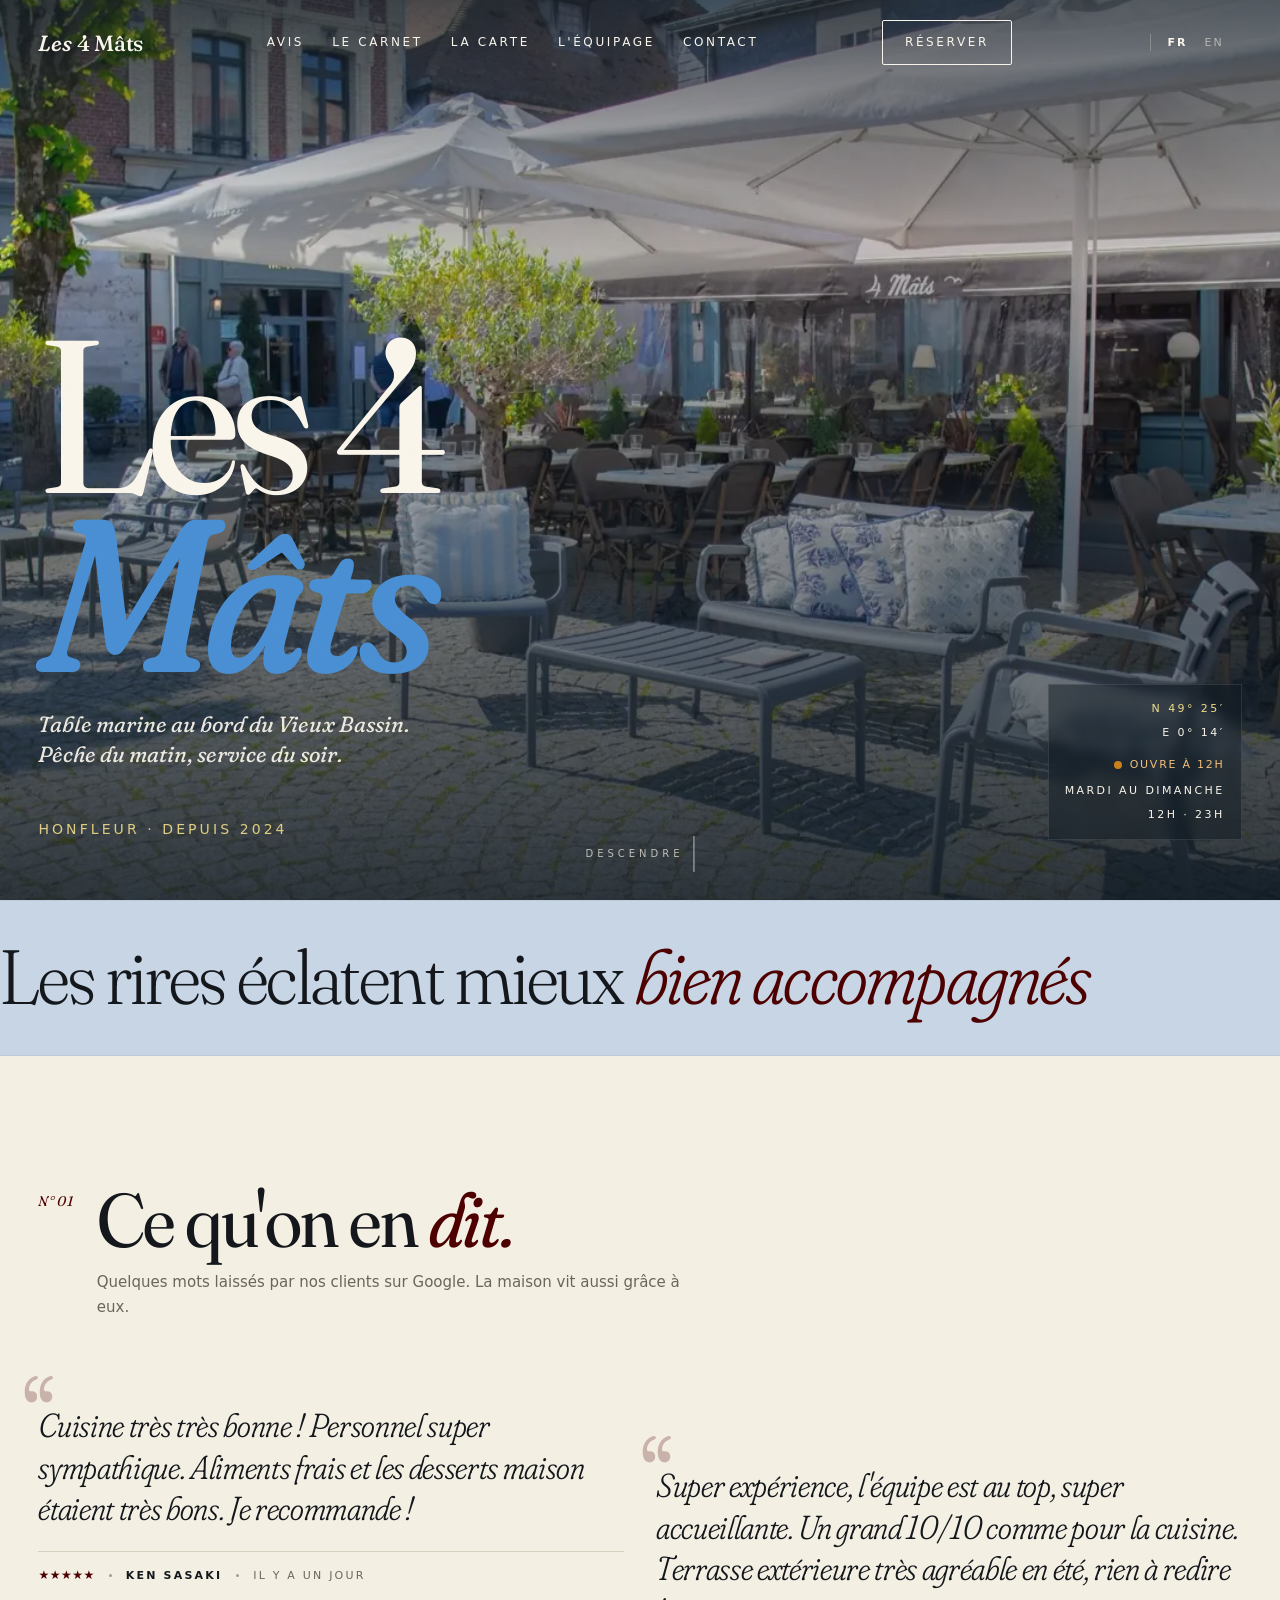
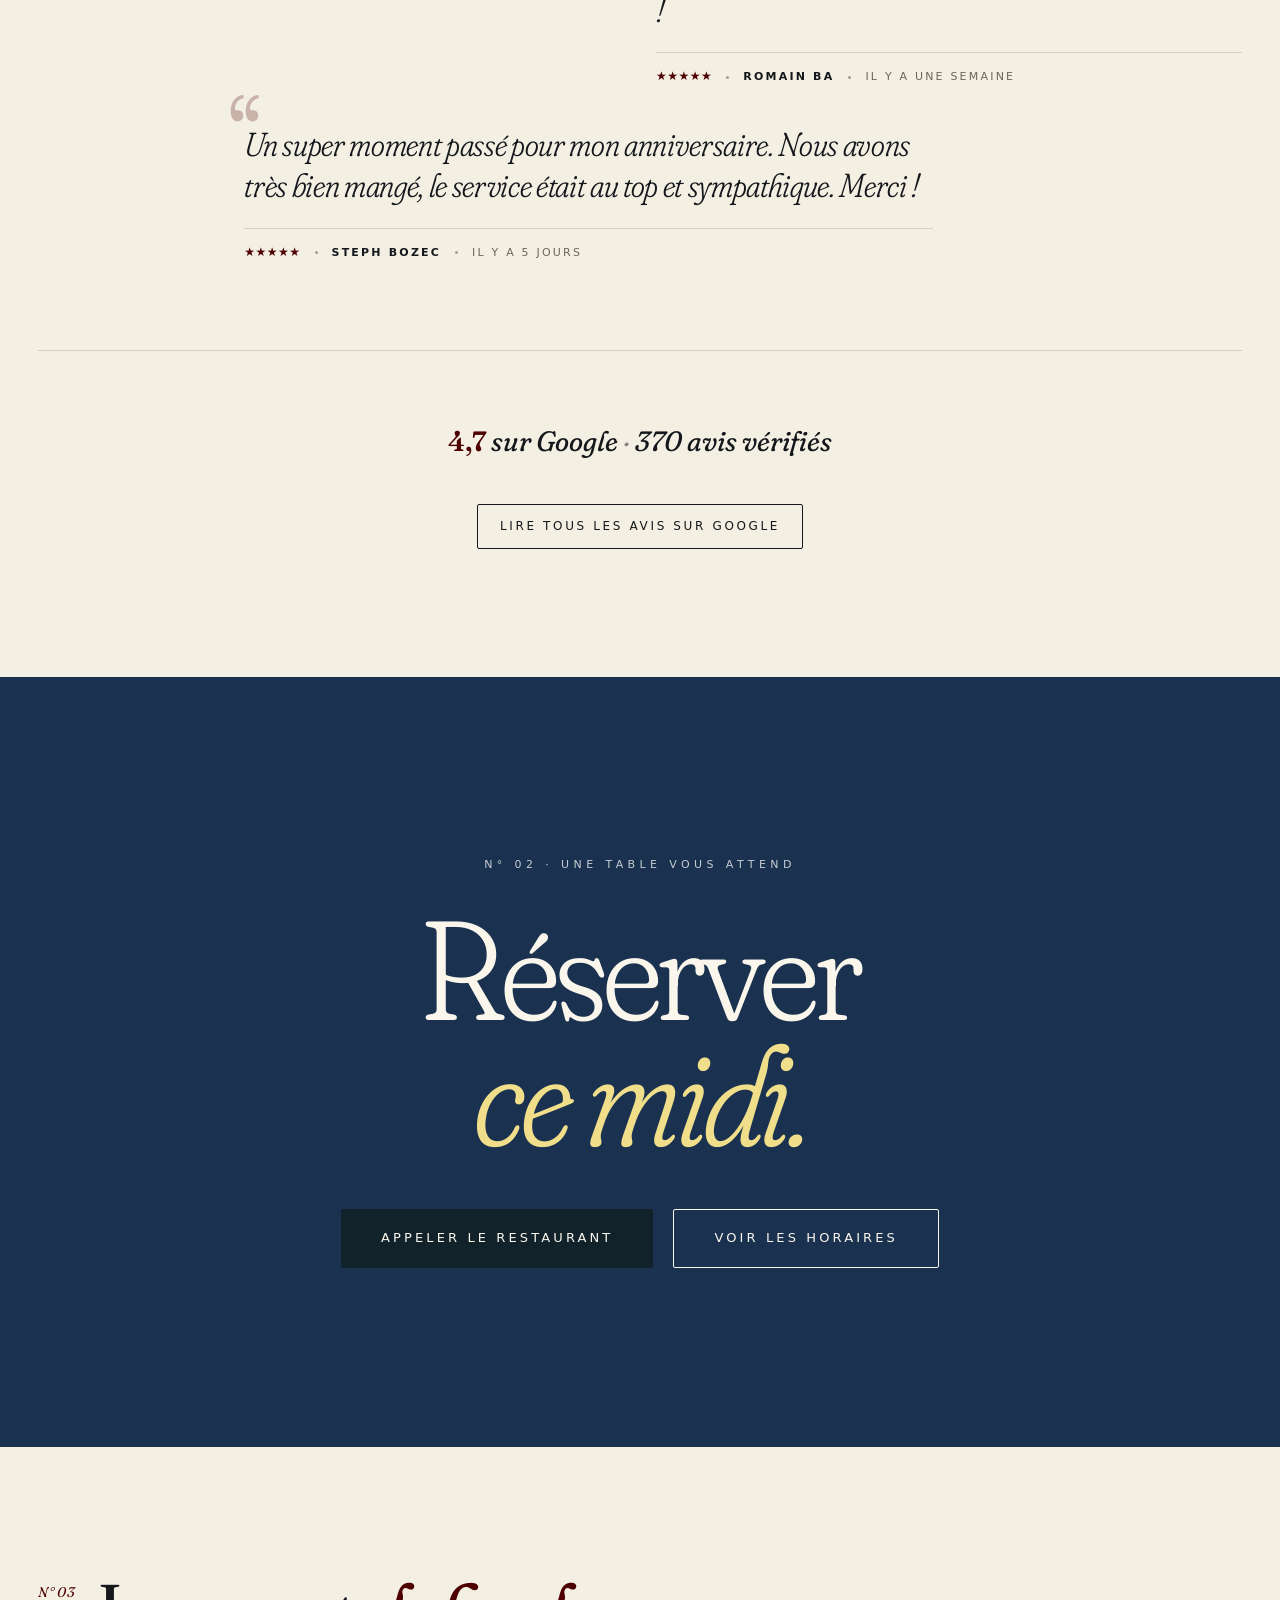
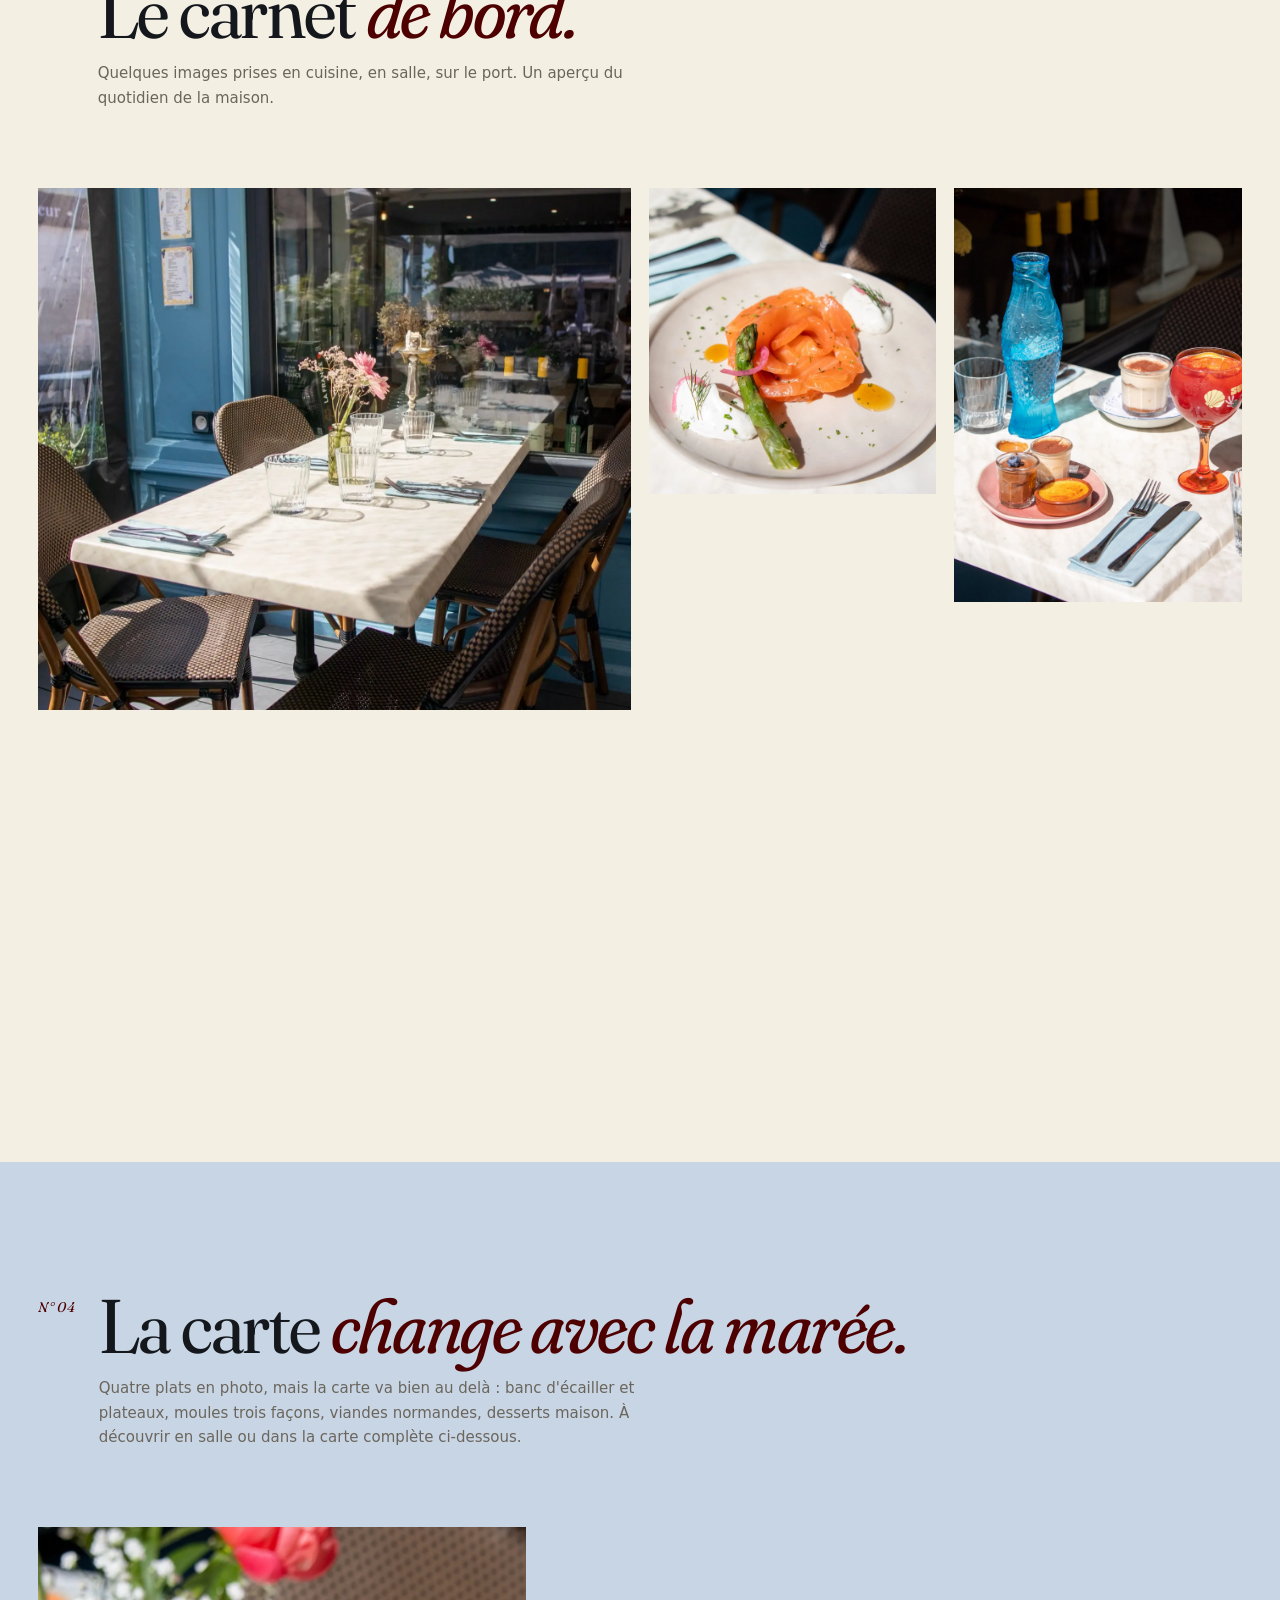
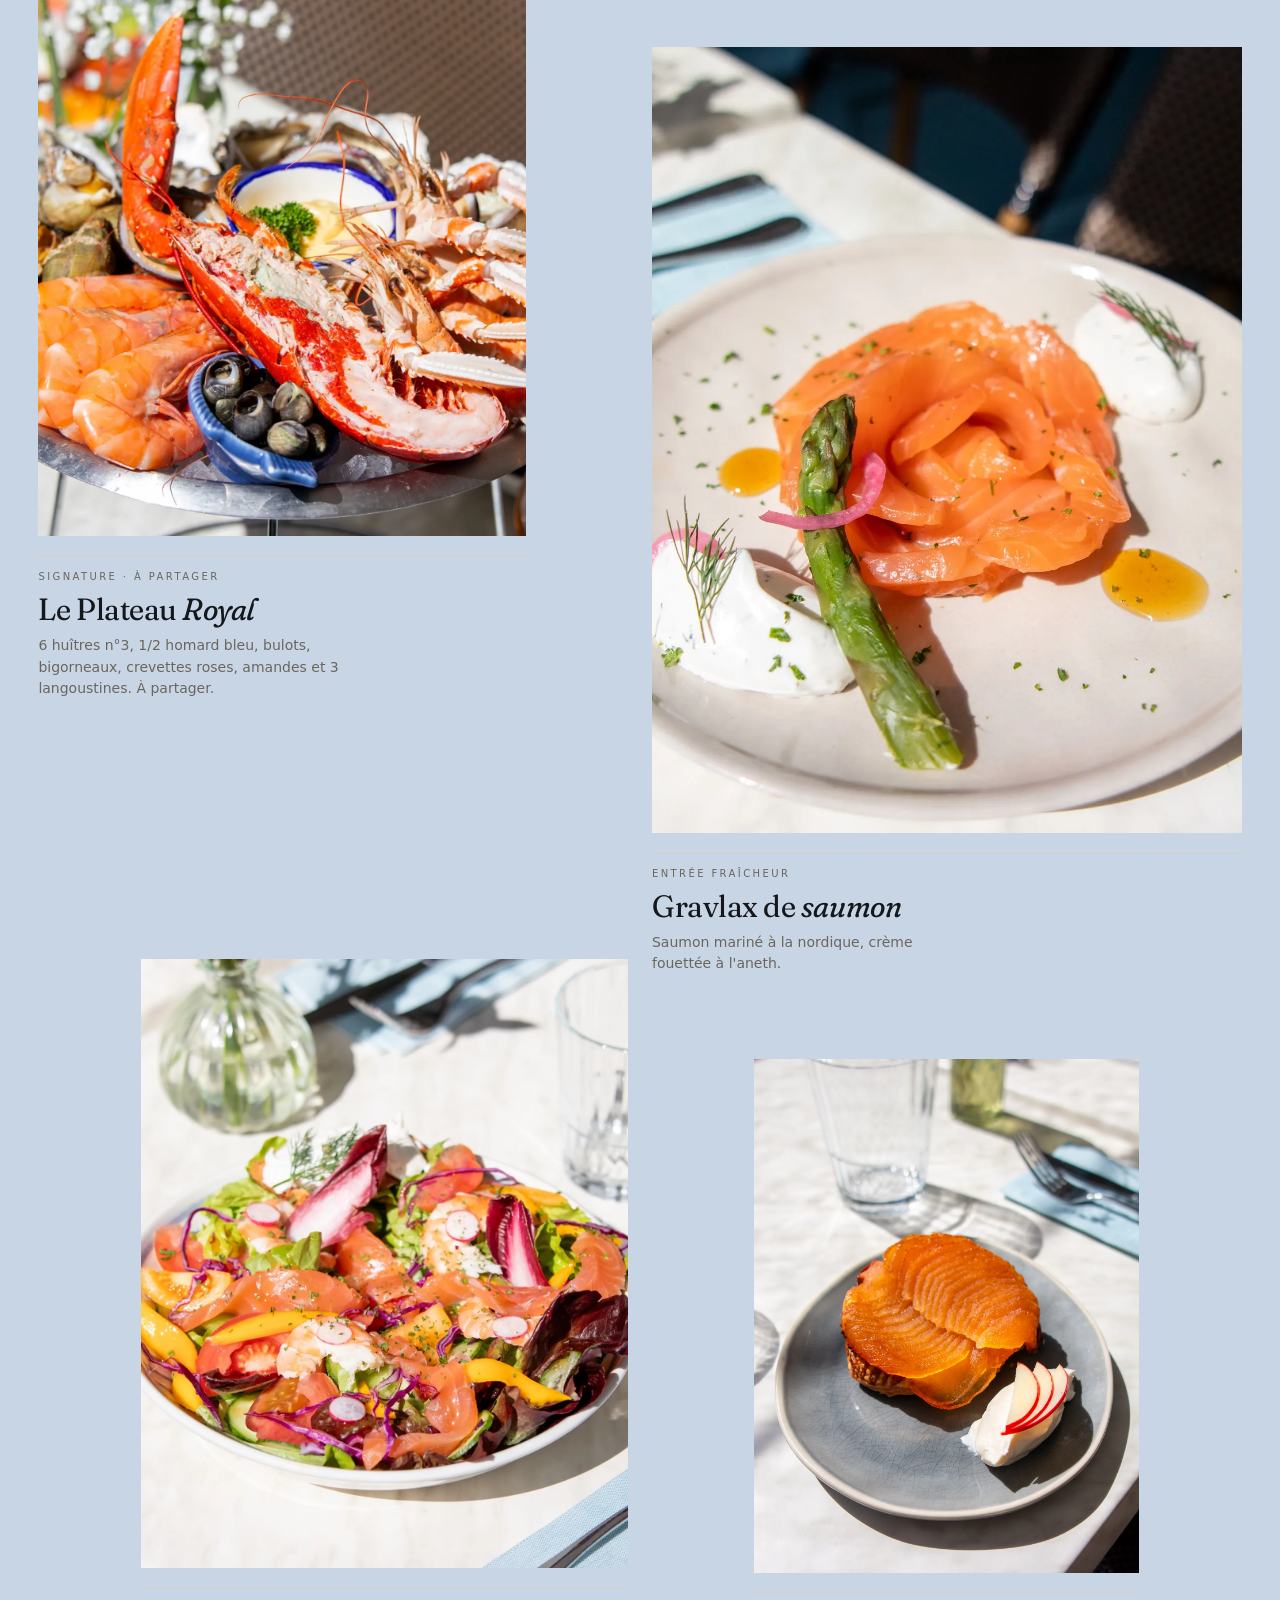
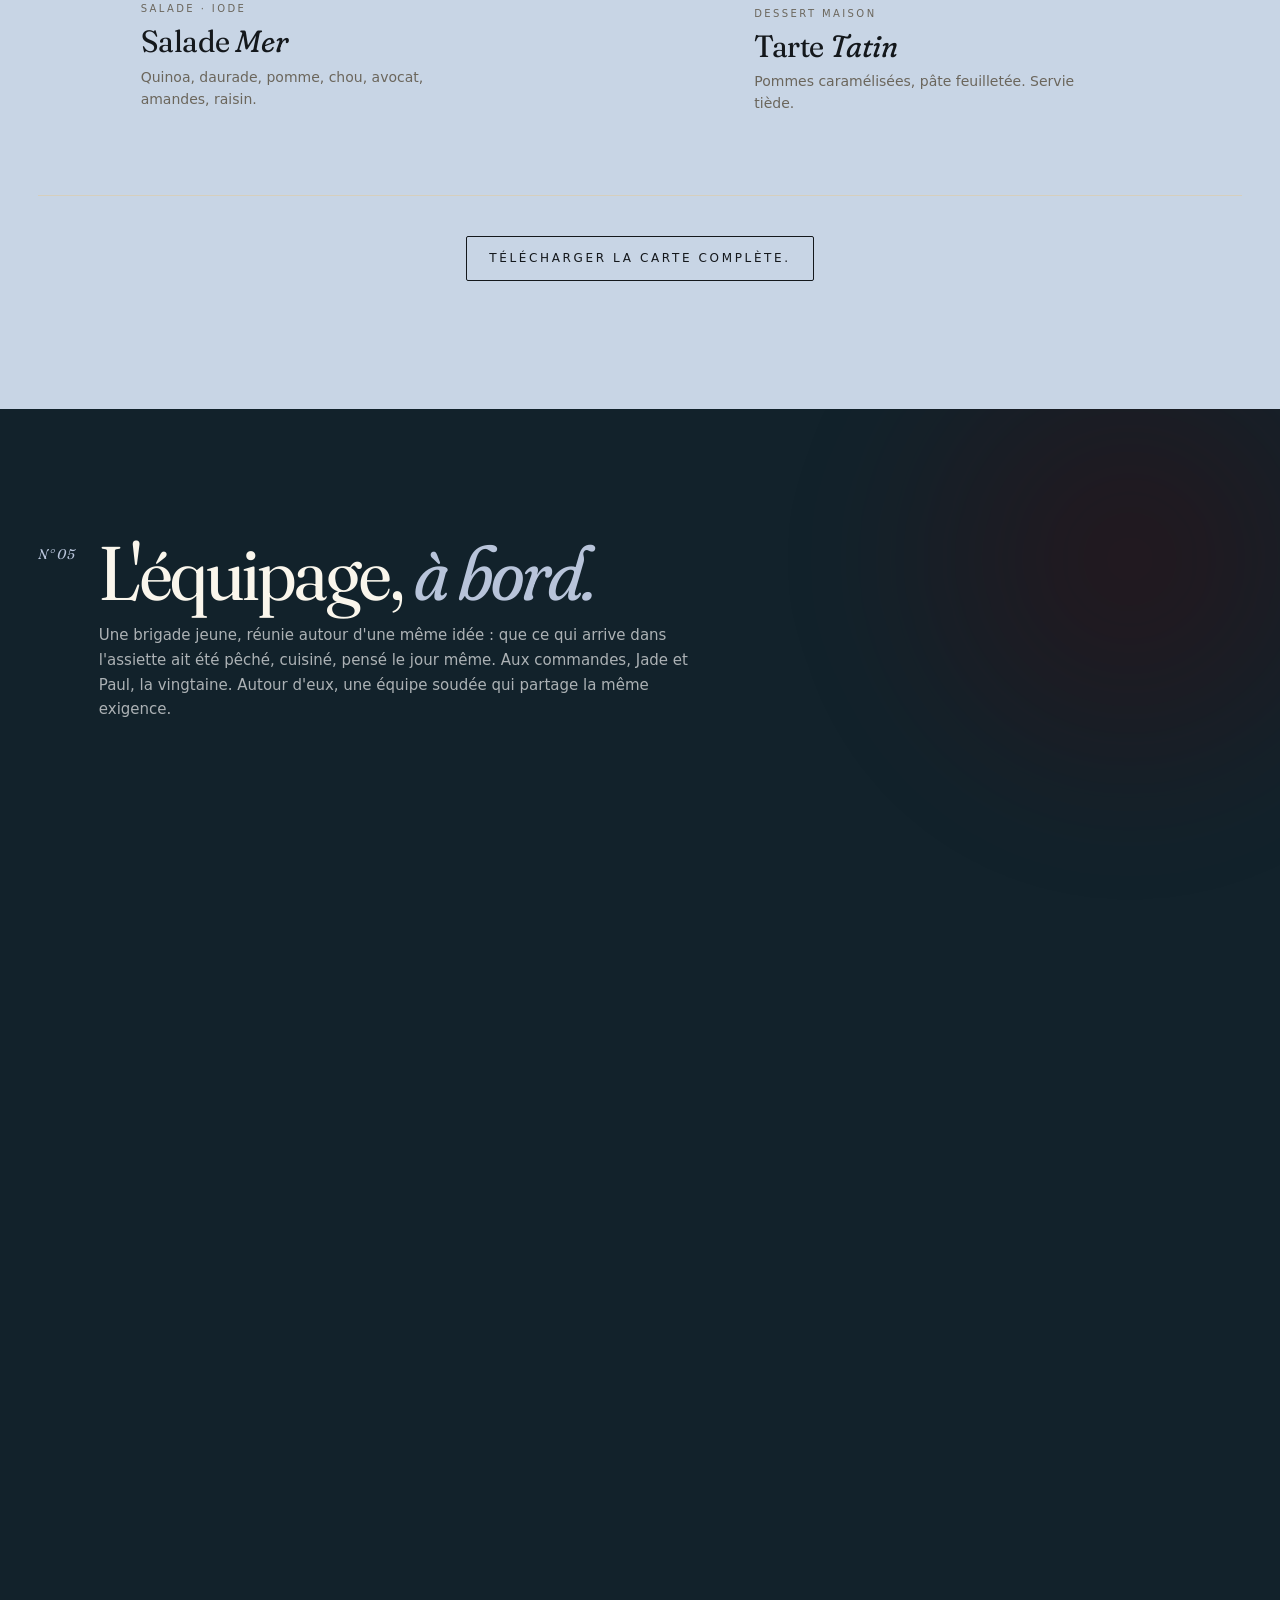
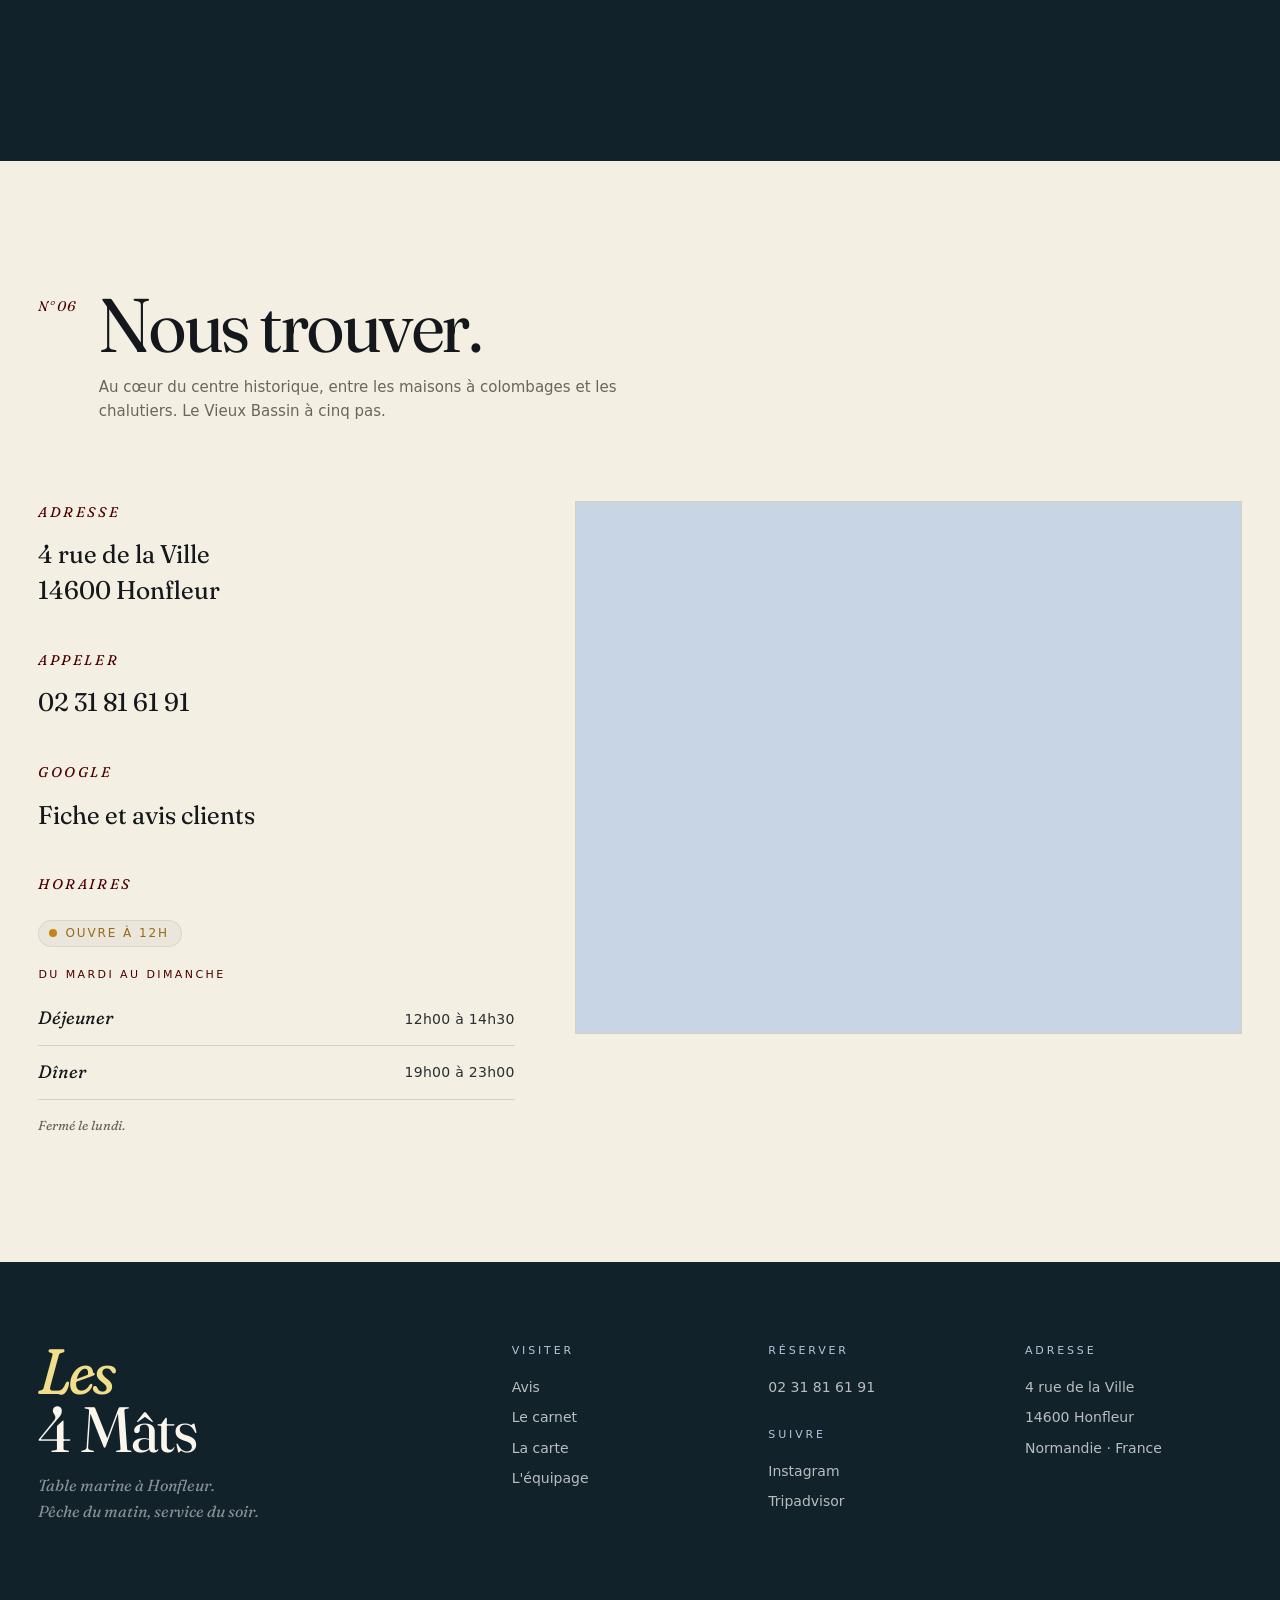
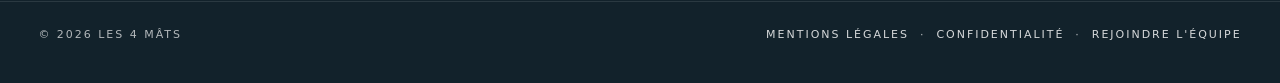
<file: index.html>
<!DOCTYPE html>
<html lang="fr">
<head>
<meta charset="UTF-8">
<meta name="viewport" content="width=device-width, initial-scale=1.0">
<title>Les 4 Mâts · Restaurant de poisson à Honfleur (Vieux Bassin)</title>
<meta name="description" content="Restaurant Les 4 Mâts à Honfleur. Poissons du jour, plateaux de fruits de mer, cuisine de port tenue par une jeune brigade. Table éditoriale face au Vieux Bassin.">

<meta property="og:type" content="restaurant">
<meta property="og:title" content="Les 4 Mâts · Restaurant de poisson à Honfleur">
<meta property="og:description" content="Table marine à Honfleur. Poissons du jour, plateaux de fruits de mer, cuisine de port tenue par une jeune brigade.">
<meta property="og:image" content="assets/facade.webp">
<meta property="og:locale" content="fr_FR">

<link rel="preconnect" href="https://fonts.googleapis.com">
<link rel="preconnect" href="https://fonts.gstatic.com" crossorigin>
<link rel="preconnect" href="https://api.fontshare.com">

<link rel="preload" as="image" href="assets/facade.webp" type="image/webp" fetchpriority="high">

<link rel="icon" type="image/webp" href="assets/logo.webp">
<link rel="apple-touch-icon" href="assets/logo.jpg">

<link rel="preload" href="https://fonts.googleapis.com/css2?family=Fraunces:ital,opsz,wght,SOFT,WONK@0,9..144,300..900,0..100,0..1&display=swap" as="style" onload="this.onload=null;this.rel='stylesheet'">
<link rel="preload" href="https://api.fontshare.com/v2/css?f[]=satoshi@300,400,500,700&display=swap" as="style" onload="this.onload=null;this.rel='stylesheet'">
<link rel="preload" href="https://fonts.googleapis.com/css2?family=Caveat:wght@700&display=swap" as="style" onload="this.onload=null;this.rel='stylesheet'">
<noscript><link rel="stylesheet" href="https://fonts.googleapis.com/css2?family=Fraunces:ital,opsz,wght,SOFT,WONK@0,9..144,300..900,0..100,0..1&display=swap"><link rel="stylesheet" href="https://api.fontshare.com/v2/css?f[]=satoshi@300,400,500,700&display=swap"><link rel="stylesheet" href="https://fonts.googleapis.com/css2?family=Caveat:wght@700&display=swap"></noscript>
<link rel="stylesheet" href="assets/css/style.css">
<noscript><style>.reveal{opacity:1 !important;transform:none !important}</style></noscript>


<link rel="canonical" href="https://charle-com.github.io/les4mats-honfleur/">
<meta name="theme-color" content="#F4EFE3">
<meta name="twitter:card" content="summary_large_image">
<meta name="twitter:title" content="Les 4 Mâts · Restaurant de poisson à Honfleur">
<meta name="twitter:description" content="Table marine à Honfleur. Poissons du jour, plateaux de fruits de mer, cuisine de port tenue par une jeune brigade.">
<meta name="twitter:image" content="https://charle-com.github.io/les4mats-honfleur/assets/facade.webp">
<meta property="og:url" content="https://charle-com.github.io/les4mats-honfleur/">
<script type="application/ld+json">
{
  "@context": "https://schema.org",
  "@graph": [
    {
      "@type": "Organization",
      "@id": "https://charle-com.github.io/les4mats-honfleur/#organization",
      "name": "Les 4 Mâts",
      "alternateName": [
        "4 Mâts",
        "Les Quatre Mâts"
      ],
      "url": "https://charle-com.github.io/les4mats-honfleur/",
      "logo": {
        "@type": "ImageObject",
        "@id": "https://charle-com.github.io/les4mats-honfleur/#logo",
        "url": "https://charle-com.github.io/les4mats-honfleur/assets/logo.webp",
        "contentUrl": "https://charle-com.github.io/les4mats-honfleur/assets/logo.webp",
        "caption": "Les 4 Mâts"
      },
      "image": {
        "@id": "https://charle-com.github.io/les4mats-honfleur/#logo"
      },
      "foundingDate": "2024",
      "foundingLocation": {
        "@type": "Place",
        "name": "Honfleur, Normandie, France"
      },
      "founder": [
        {
          "@type": "Person",
          "name": "Jade Verger",
          "givenName": "Jade",
          "familyName": "Verger",
          "jobTitle": "Cofondatrice"
        },
        {
          "@type": "Person",
          "name": "Paul Pilard",
          "givenName": "Paul",
          "familyName": "Pilard",
          "jobTitle": "Cofondateur"
        }
      ],
      "areaServed": {
        "@type": "City",
        "name": "Honfleur"
      },
      "sameAs": [
        "https://share.google/k8fCfIfjuv42vgwk3",
        "https://www.instagram.com/restaurant_4mats/",
        "https://www.tripadvisor.fr/Restaurant_Review-g187189-d27737789-Reviews-4_Mats-Honfleur_Calvados_Basse_Normandie_Normandy.html"
      ]
    },
    {
      "@type": "WebSite",
      "@id": "https://charle-com.github.io/les4mats-honfleur/#website",
      "url": "https://charle-com.github.io/les4mats-honfleur/",
      "name": "Les 4 Mâts",
      "inLanguage": "fr-FR",
      "publisher": {
        "@id": "https://charle-com.github.io/les4mats-honfleur/#organization"
      }
    },
    {
      "@type": "Restaurant",
      "@id": "https://charle-com.github.io/les4mats-honfleur/#restaurant",
      "name": "Les 4 Mâts",
      "url": "https://charle-com.github.io/les4mats-honfleur/",
      "image": [
        "https://charle-com.github.io/les4mats-honfleur/assets/facade.webp",
        "https://charle-com.github.io/les4mats-honfleur/assets/plateau_de_fruit_de_mer.webp",
        "https://charle-com.github.io/les4mats-honfleur/assets/terrasse_interieure.webp"
      ],
      "logo": "https://charle-com.github.io/les4mats-honfleur/assets/logo.webp",
      "description": "Restaurant de poissons et fruits de mer à Honfleur. Table tenue par une jeune brigade, pêche du jour, cuisine de port.",
      "address": {
        "@type": "PostalAddress",
        "streetAddress": "4 rue de la Ville",
        "addressLocality": "Honfleur",
        "postalCode": "14600",
        "addressRegion": "Normandie",
        "addressCountry": "FR"
      },
      "geo": {
        "@type": "GeoCoordinates",
        "latitude": 49.4196451,
        "longitude": 0.2346094
      },
      "telephone": "+33231816191",
      "servesCuisine": [
        "Seafood",
        "French",
        "Normande"
      ],
      "priceRange": "€€",
      "acceptsReservations": true,
      "openingHoursSpecification": [
        {
          "@type": "OpeningHoursSpecification",
          "dayOfWeek": [
            "Tuesday",
            "Wednesday",
            "Thursday",
            "Friday",
            "Saturday",
            "Sunday"
          ],
          "opens": "12:00",
          "closes": "14:30"
        },
        {
          "@type": "OpeningHoursSpecification",
          "dayOfWeek": [
            "Tuesday",
            "Wednesday",
            "Thursday",
            "Friday",
            "Saturday",
            "Sunday"
          ],
          "opens": "19:00",
          "closes": "23:00"
        }
      ],
      "sameAs": [
        "https://share.google/k8fCfIfjuv42vgwk3",
        "https://www.instagram.com/restaurant_4mats/",
        "https://www.tripadvisor.fr/Restaurant_Review-g187189-d27737789-Reviews-4_Mats-Honfleur_Calvados_Basse_Normandie_Normandy.html"
      ],
      "hasMenu": {
        "@type": "Menu",
        "name": "Carte Les 4 Mâts",
        "url": "https://charle-com.github.io/les4mats-honfleur/assets/Menu_4_mats.pdf",
        "inLanguage": "fr",
        "hasMenuSection": [
          {
            "@type": "MenuSection",
            "name": "Banc d'écailler",
            "hasMenuItem": [
              {
                "@type": "MenuItem",
                "name": "Le Plateau Royal",
                "description": "6 huîtres n°3, 1/2 homard bleu, bulots, bigorneaux, crevettes roses, amandes et 3 langoustines. À partager.",
                "suitableForDiet": "https://schema.org/PescatarianDiet"
              }
            ]
          },
          {
            "@type": "MenuSection",
            "name": "Entrées",
            "hasMenuItem": [
              {
                "@type": "MenuItem",
                "name": "Gravlax de saumon",
                "description": "Saumon mariné à la nordique, crème fouettée à l'aneth."
              }
            ]
          },
          {
            "@type": "MenuSection",
            "name": "Salades",
            "hasMenuItem": [
              {
                "@type": "MenuItem",
                "name": "Salade Mer",
                "description": "Quinoa, daurade, pomme, chou, avocat, amandes, raisin."
              }
            ]
          },
          {
            "@type": "MenuSection",
            "name": "Desserts",
            "hasMenuItem": [
              {
                "@type": "MenuItem",
                "name": "Tarte Tatin",
                "description": "Pommes caramélisées, pâte feuilletée. Servie tiède."
              }
            ]
          }
        ]
      },
      "aggregateRating": {
        "@type": "AggregateRating",
        "ratingValue": "4.7",
        "reviewCount": "370",
        "bestRating": "5",
        "worstRating": "1"
      },
      "review": [
        {
          "@type": "Review",
          "author": {
            "@type": "Person",
            "name": "Ken Sasaki"
          },
          "datePublished": "2026-04-18",
          "reviewRating": {
            "@type": "Rating",
            "ratingValue": "5",
            "bestRating": "5"
          },
          "reviewBody": "Cuisine très très bonne ! Personnel super sympathique. Aliments frais et les desserts maison étaient très bons."
        },
        {
          "@type": "Review",
          "author": {
            "@type": "Person",
            "name": "Romain BA"
          },
          "datePublished": "2026-04-12",
          "reviewRating": {
            "@type": "Rating",
            "ratingValue": "5",
            "bestRating": "5"
          },
          "reviewBody": "Super expérience, l'équipe est au top, super accueillante. Un grand 10/10 comme pour la cuisine. Terrasse extérieure très agréable en été."
        },
        {
          "@type": "Review",
          "author": {
            "@type": "Person",
            "name": "Steph Bozec"
          },
          "datePublished": "2026-04-14",
          "reviewRating": {
            "@type": "Rating",
            "ratingValue": "5",
            "bestRating": "5"
          },
          "reviewBody": "Un super moment passé pour mon anniversaire. Nous avons très bien mangé, le service était au top et sympathique."
        }
      ],
      "potentialAction": {
        "@type": "ReserveAction",
        "target": {
          "@type": "EntryPoint",
          "urlTemplate": "tel:+33231816191",
          "inLanguage": "fr-FR"
        },
        "result": {
          "@type": "FoodEstablishmentReservation",
          "name": "Réservation par téléphone"
        }
      },
      "parentOrganization": {
        "@id": "https://charle-com.github.io/les4mats-honfleur/#organization"
      },
      "isPartOf": {
        "@id": "https://charle-com.github.io/les4mats-honfleur/#website"
      }
    }
  ]
}
</script>

<link rel="alternate" hreflang="fr" href="https://charle-com.github.io/les4mats-honfleur/">
<link rel="alternate" hreflang="en" href="https://charle-com.github.io/les4mats-honfleur/en/">
<link rel="alternate" hreflang="x-default" href="https://charle-com.github.io/les4mats-honfleur/">
</head>
<body>

<header class="site-header" id="siteHeader">
  <a href="#" class="brand"><em>Les</em> 4 Mâts</a>
  <nav class="nav">
    <a href="#avis">Avis</a>
    <a href="#carnet">Le carnet</a>
    <a href="#carte">La carte</a>
    <a href="#equipage">L'équipage</a>
    <a href="#contact">Contact</a>
  </nav>
  <a href="#reserver" class="cta">Réserver</a>
  <div class="lang-switch"><a href="/les4mats-honfleur/" class="is-active" aria-current="page">FR</a><a href="/les4mats-honfleur/en/">EN</a></div>
  <button class="burger" aria-label="Menu" aria-expanded="false"><span></span><span></span><span></span></button>
</header>

<nav class="nav-overlay" id="navOverlay" aria-hidden="true">
  <button class="nav-overlay__close" type="button" aria-label="Fermer le menu"><span></span><span></span></button>
  <div class="nav-overlay__links">
    <a href="index.html#avis">Les <em>avis</em></a>
    <a href="index.html#carnet">Le <em>carnet</em></a>
    <a href="index.html#carte">La <em>carte</em></a>
    <a href="index.html#equipage">L'<em>équipage</em></a>
    <a href="index.html#contact"><em>Contact</em></a>
    <a href="index.html#reserver"><em>Réserver</em></a>
  </div>
  <div class="nav-overlay__foot">
    <span>4 rue de la Ville · 14600 Honfleur</span>
    <a href="tel:+33231816191">02 31 81 61 91</a>
    <div class="nav-overlay__lang">
      <a href="/les4mats-honfleur/" class="is-active" aria-current="page">Français</a>
      <a href="/les4mats-honfleur/en/">English</a>
    </div>
    </div>
</nav>


<section class="hero">
  <div class="hero__media">
    <picture>
      <source srcset="assets/facade.webp" type="image/webp">
      <img src="assets/facade.jpeg" alt="Façade du restaurant Les 4 Mâts à Honfleur" fetchpriority="high">
    </picture>
  </div>
  <div class="hero__scrim"></div>

  <div class="hero__content">
    <div>
      <h1 class="hero__title">Les 4<br><span class="and">Mâts</span></h1>
      <p class="hero__tagline" style="margin-top: 28px;">
        Table marine au bord du Vieux Bassin.<br>
        Pêche du matin, service du soir.
      </p>
      <p class="hero__sub">Honfleur · depuis 2024</p>
    </div>

    <aside class="hero__meta">
      <div><strong>N 49° 25′</strong></div>
      <div>E 0° 14′</div>
      <div class="live-status" data-live-status style="margin-top: 14px;">
        <span class="live-status__dot" aria-hidden="true"></span>
        <strong class="live-status__text" data-live-status-text>Chargement</strong>
      </div>
      <div>Mardi au dimanche</div>
      <div>12h · 23h</div>
    </aside>
  </div>

  <div class="hero__scroll">Descendre</div>
</section>

<div class="intro">
  <div class="intro__track" aria-hidden="true">
    <span>Les rires éclatent mieux <em>bien accompagnés</em></span>
    <span class="wave">~</span>
    <span>La pêche du matin, <em>la tablée du soir</em></span>
    <span class="wave">~</span>
    <span>Le Vieux Bassin, <em>la table, la mer</em></span>
    <span class="wave">~</span>
    <span>La pêche du matin, <em>la tablée du soir</em></span>
    <span class="wave">~</span>
    <span>Les rires éclatent mieux <em>bien accompagnés</em></span>
    <span class="wave">~</span>
    <span>La pêche du matin, <em>la tablée du soir</em></span>
    <span class="wave">~</span>
  </div>
</div>

<section class="avis" id="avis">
  <div class="wrap">
    <div class="section-head reveal">
      <span class="num">N° 01</span>
      <div class="titles">
        <h2>Ce qu'on en <em>dit.</em></h2>
        <p>Quelques mots laissés par nos clients sur Google. La maison vit aussi grâce à eux.</p>
      </div>
    </div>

    <div class="avis__grid">
      <article class="review review--a reveal">
        <p class="review__quote">Cuisine très très bonne ! Personnel super sympathique. Aliments frais et les desserts maison étaient très bons. Je recommande !</p>
        <div class="review__meta">
          <span class="review__stars" aria-label="Note 5 sur 5">★★★★★</span>
          <span class="dot"></span>
          <span class="author">Ken Sasaki</span>
          <span class="dot"></span>
          <span>Il y a un jour</span>
        </div>
      </article>

      <article class="review review--b reveal" style="--delay: .1s;">
        <p class="review__quote">Super expérience, l'équipe est au top, super accueillante. Un grand 10/10 comme pour la cuisine. Terrasse extérieure très agréable en été, rien à redire !</p>
        <div class="review__meta">
          <span class="review__stars" aria-label="Note 5 sur 5">★★★★★</span>
          <span class="dot"></span>
          <span class="author">Romain BA</span>
          <span class="dot"></span>
          <span>Il y a une semaine</span>
        </div>
      </article>

      <article class="review review--c reveal" style="--delay: .15s;">
        <p class="review__quote">Un super moment passé pour mon anniversaire. Nous avons très bien mangé, le service était au top et sympathique. Merci !</p>
        <div class="review__meta">
          <span class="review__stars" aria-label="Note 5 sur 5">★★★★★</span>
          <span class="dot"></span>
          <span class="author">Steph Bozec</span>
          <span class="dot"></span>
          <span>Il y a 5 jours</span>
        </div>
      </article>
    </div>

    <div class="avis__footer reveal">
      <p class="avis__rating"><strong>4,7</strong> sur Google <span style="opacity:.5">·</span> 370 avis vérifiés</p>
      <a href="https://share.google/k8fCfIfjuv42vgwk3" class="cta" target="_blank" rel="noopener" style="color: var(--ink);">Lire tous les avis sur Google</a>
    </div>
  </div>
</section>

<section class="reserver" id="reserver">
  <div class="wrap">
    <span class="reserver__eye">N° 02 · Une table vous attend</span>
    <h2 class="reveal">Réserver<br><em data-reservation-moment>ce soir.</em></h2>
    <div class="reserver__actions reveal" style="--delay: .15s;">
      <a href="tel:+33231816191" class="btn-primary">Appeler le restaurant</a>
      <a href="#contact" class="btn-ghost">Voir les horaires</a>
    </div>
  </div>
</section>

<section class="carnet" id="carnet">
  <div class="wrap">
    <div class="section-head reveal">
      <span class="num">N° 03</span>
      <div class="titles">
        <h2>Le carnet <em>de bord.</em></h2>
        <p>Quelques images prises en cuisine, en salle, sur le port. Un aperçu du quotidien de la maison.</p>
      </div>
    </div>

    <div class="carnet__grid">
      <div class="tile tile--1 reveal">
        <picture>
          <source srcset="assets/table_terrasse.webp" type="image/webp">
          <img src="assets/table_terrasse.jpeg" alt="Table en terrasse" loading="lazy">
        </picture>
      </div>
      <div class="tile tile--2 reveal" style="--delay: .1s;">
        <picture>
          <source srcset="assets/saumon.webp" type="image/webp">
          <img src="assets/saumon.jpeg" alt="Saumon rôti" loading="lazy">
        </picture>
      </div>
      <div class="tile tile--3 reveal" style="--delay: .15s;">
        <picture>
          <source srcset="assets/desserts.webp" type="image/webp">
          <img src="assets/desserts.jpeg" alt="Desserts de la maison" loading="lazy">
        </picture>
      </div>
      <div class="tile tile--4 reveal" style="--delay: .2s;">
        <picture>
          <source srcset="assets/salade_de_la_mer.webp" type="image/webp">
          <img src="assets/salade_de_la_mer.jpeg" alt="Salade de la mer" loading="lazy">
        </picture>
      </div>
      <div class="tile tile--5 reveal" style="--delay: .05s;">
        <picture>
          <source srcset="assets/plateau_de_fruit_de_mer.webp" type="image/webp">
          <img src="assets/plateau_de_fruit_de_mer.jpeg" alt="Plateau de fruits de mer" loading="lazy">
        </picture>
      </div>
      <div class="tile tile--6 reveal" style="--delay: .1s;">
        <picture>
          <source srcset="assets/tarte_tatin.webp" type="image/webp">
          <img src="assets/tarte_tatin.jpeg" alt="Tarte tatin" loading="lazy">
        </picture>
      </div>
    </div>
  </div>
</section>

<section class="carte" id="carte">
  <div class="wrap">
    <div class="section-head reveal">
      <span class="num">N° 04</span>
      <div class="titles">
        <h2>La carte <em>change avec la marée.</em></h2>
        <p>Quatre plats en photo, mais la carte va bien au delà : banc d'écailler et plateaux, moules trois façons, viandes normandes, desserts maison. À découvrir en salle ou dans la carte complète ci-dessous.</p>
      </div>
    </div>

    <div class="carte__grid">
      <article class="plat plat--a reveal">
        <div class="plat__media">
          <picture>
            <source srcset="assets/plateau_de_fruit_de_mer.webp" type="image/webp">
            <img src="assets/plateau_de_fruit_de_mer.jpeg" alt="Le Plateau Royal, fruits de mer Les 4 Mâts" loading="lazy">
          </picture>
        </div>
        <div class="plat__meta"><span class="label">Signature · à partager</span></div>
        <h3 class="plat__name">Le Plateau <em>Royal</em></h3>
        <p class="plat__desc">6 huîtres n°3, 1/2 homard bleu, bulots, bigorneaux, crevettes roses, amandes et 3 langoustines. À partager.</p>
      </article>

      <article class="plat plat--b reveal" style="--delay: .1s;">
        <div class="plat__media">
          <picture>
            <source srcset="assets/saumon.webp" type="image/webp">
            <img src="assets/saumon.jpeg" alt="Gravlax de saumon, crème à l'aneth" loading="lazy">
          </picture>
        </div>
        <div class="plat__meta"><span class="label">Entrée fraîcheur</span></div>
        <h3 class="plat__name">Gravlax de <em>saumon</em></h3>
        <p class="plat__desc">Saumon mariné à la nordique, crème fouettée à l'aneth.</p>
      </article>

      <article class="plat plat--c reveal" style="--delay: .15s;">
        <div class="plat__media">
          <picture>
            <source srcset="assets/salade_de_la_mer.webp" type="image/webp">
            <img src="assets/salade_de_la_mer.jpeg" alt="Salade Mer aux agrumes et daurade" loading="lazy">
          </picture>
        </div>
        <div class="plat__meta"><span class="label">Salade · Iode</span></div>
        <h3 class="plat__name">Salade <em>Mer</em></h3>
        <p class="plat__desc">Quinoa, daurade, pomme, chou, avocat, amandes, raisin.</p>
      </article>

      <article class="plat plat--d reveal" style="--delay: .2s;">
        <div class="plat__media">
          <picture>
            <source srcset="assets/tarte_tatin.webp" type="image/webp">
            <img src="assets/tarte_tatin.jpeg" alt="Tarte Tatin pommes caramélisées" loading="lazy">
          </picture>
        </div>
        <div class="plat__meta"><span class="label">Dessert maison</span></div>
        <h3 class="plat__name">Tarte <em>Tatin</em></h3>
        <p class="plat__desc">Pommes caramélisées, pâte feuilletée. Servie tiède.</p>
      </article>
    </div>

    <div class="carte__footer">
      <a href="assets/Menu_4_mats.pdf" class="cta" style="color: var(--ink);" target="_blank" rel="noopener">
        Télécharger la carte complète.
      </a>
    </div>
  </div>
</section>

<section class="equipage" id="equipage">
  <div class="equipage__glow" aria-hidden="true"></div>
  <div class="wrap">
    <div class="section-head reveal">
      <span class="num">N° 05</span>
      <div class="titles">
        <h2>L'équipage, <em>à bord.</em></h2>
        <p>Une brigade jeune, réunie autour d'une même idée : que ce qui arrive dans l'assiette ait été pêché, cuisiné, pensé le jour même. Aux commandes, Jade et Paul, la vingtaine. Autour d'eux, une équipe soudée qui partage la même exigence.</p>
      </div>
    </div>

    <div class="equipage__grid">
      <div class="equipage__image reveal">
        <picture>
          <source srcset="assets/l_equipe.webp" type="image/webp">
          <img src="assets/l_equipe.jpeg" alt="La brigade des 4 Mâts" loading="lazy">
        </picture>
      </div>
      <div class="equipage__text reveal" style="--delay: .15s;">
        <h3>« On voulait une cuisine<br>qui ressemble à nos étés<br>normands. »</h3>
        <p>En cuisine, une brigade jeune et affûtée. En salle, un service qui sait nommer chaque plat, chaque provenance, chaque pêcheur. Personne ne vient du sérail gastronomique classique, et c'est volontaire. Pas de révérence inutile, pas de carte figée. Juste une exigence tranquille.</p>
        <p>La carte évolue au gré des arrivages. Les assiettes se partagent. Et quand vous entrez, vous êtes accueillis comme chez des amis qui reçoivent, pas comme des clients qu'on sert.</p>
        <div class="equipage__sig">
          <span>Jade &amp; Paul<em>Cofondateurs</em></span>
          <span>La brigade<em>Cuisine · salle · cave</em></span>
        </div>
      </div>
    </div>
  </div>
</section>

<section class="contact" id="contact">
  <div class="wrap">
    <div class="section-head reveal">
      <span class="num">N° 06</span>
      <div class="titles">
        <h2>Nous trouver.</h2>
        <p>Au cœur du centre historique, entre les maisons à colombages et les chalutiers. Le Vieux Bassin à cinq pas.</p>
      </div>
    </div>

    <div class="contact__grid">
      <div class="contact__col reveal">
        <h3>Adresse</h3>
        <p>4 rue de la Ville<br>14600 Honfleur</p>

        <h3 style="margin-top: 40px;">Appeler</h3>
        <a href="tel:+33231816191">02 31 81 61 91</a>

        <h3 style="margin-top: 40px;">Google</h3>
        <a href="https://share.google/k8fCfIfjuv42vgwk3" target="_blank" rel="noopener">Fiche et avis clients</a>

        <h3 style="margin-top: 40px;">Horaires</h3>
        <div class="live-status live-status--block" data-live-status>
          <span class="live-status__dot" aria-hidden="true"></span>
          <span class="live-status__text" data-live-status-text>Chargement</span>
        </div>
        <p class="hours-days">Du mardi au dimanche</p>
        <table class="hours">
          <tr><td>Déjeuner</td><td>12h00 à 14h30</td></tr>
          <tr><td>Dîner</td><td>19h00 à 23h00</td></tr>
        </table>
        <p class="hours-closed">Fermé le lundi.</p>
      </div>

      <div class="contact__map reveal" style="--delay: .15s;">
        <iframe
          src="https://www.google.com/maps?q=Les+4+M%C3%A2ts,+4+rue+de+la+Ville,+14600+Honfleur&amp;t=&amp;z=17&amp;ie=UTF8&amp;iwloc=&amp;output=embed"
          loading="lazy"
          referrerpolicy="no-referrer-when-downgrade"
          title="Plan Google Maps · Les 4 Mâts, Honfleur">
        </iframe>
      </div>
    </div>
  </div>
</section>

<footer class="site-footer">
  <div class="wrap">
    <div>
      <p class="site-footer__brand"><em>Les</em><br>4 Mâts</p>
      <p class="site-footer__tag">Table marine à Honfleur. <br>Pêche du matin, service du soir.</p>
    </div>

    <div>
      <h4>Visiter</h4>
      <ul>
        <li><a href="#avis">Avis</a></li>
        <li><a href="#carnet">Le carnet</a></li>
        <li><a href="#carte">La carte</a></li>
        <li><a href="#equipage">L'équipage</a></li>
      </ul>
    </div>

    <div>
      <h4>Réserver</h4>
      <ul>
        <li><a href="tel:+33231816191">02 31 81 61 91</a></li></ul>
      <h4 style="margin-top: 28px;">Suivre</h4>
      <ul>
        <li><a href="https://www.instagram.com/restaurant_4mats/" target="_blank" rel="noopener">Instagram</a></li>
        <li><a href="https://www.tripadvisor.fr/Restaurant_Review-g187189-d27737789-Reviews-4_Mats-Honfleur_Calvados_Basse_Normandie_Normandy.html" target="_blank" rel="noopener">Tripadvisor</a></li>
      </ul>
    </div>

    <div>
      <h4>Adresse</h4>
      <ul>
        <li>4 rue de la Ville</li>
        <li>14600 Honfleur</li>
        <li>Normandie · France</li>
      </ul>
    </div>
  </div>

  <div class="site-footer__bottom">
    <span>© 2026 Les 4 Mâts</span>
    <span>
      <a href="mentions-legales.html">Mentions légales</a>
      &nbsp;·&nbsp;
      <a href="confidentialite.html">Confidentialité</a>
      &nbsp;·&nbsp;
      <a href="recrute.html">Rejoindre l'équipe</a>
    </span>
  </div>
</footer>

<script src="assets/js/main.js"></script>
</body>
</html>
</file>
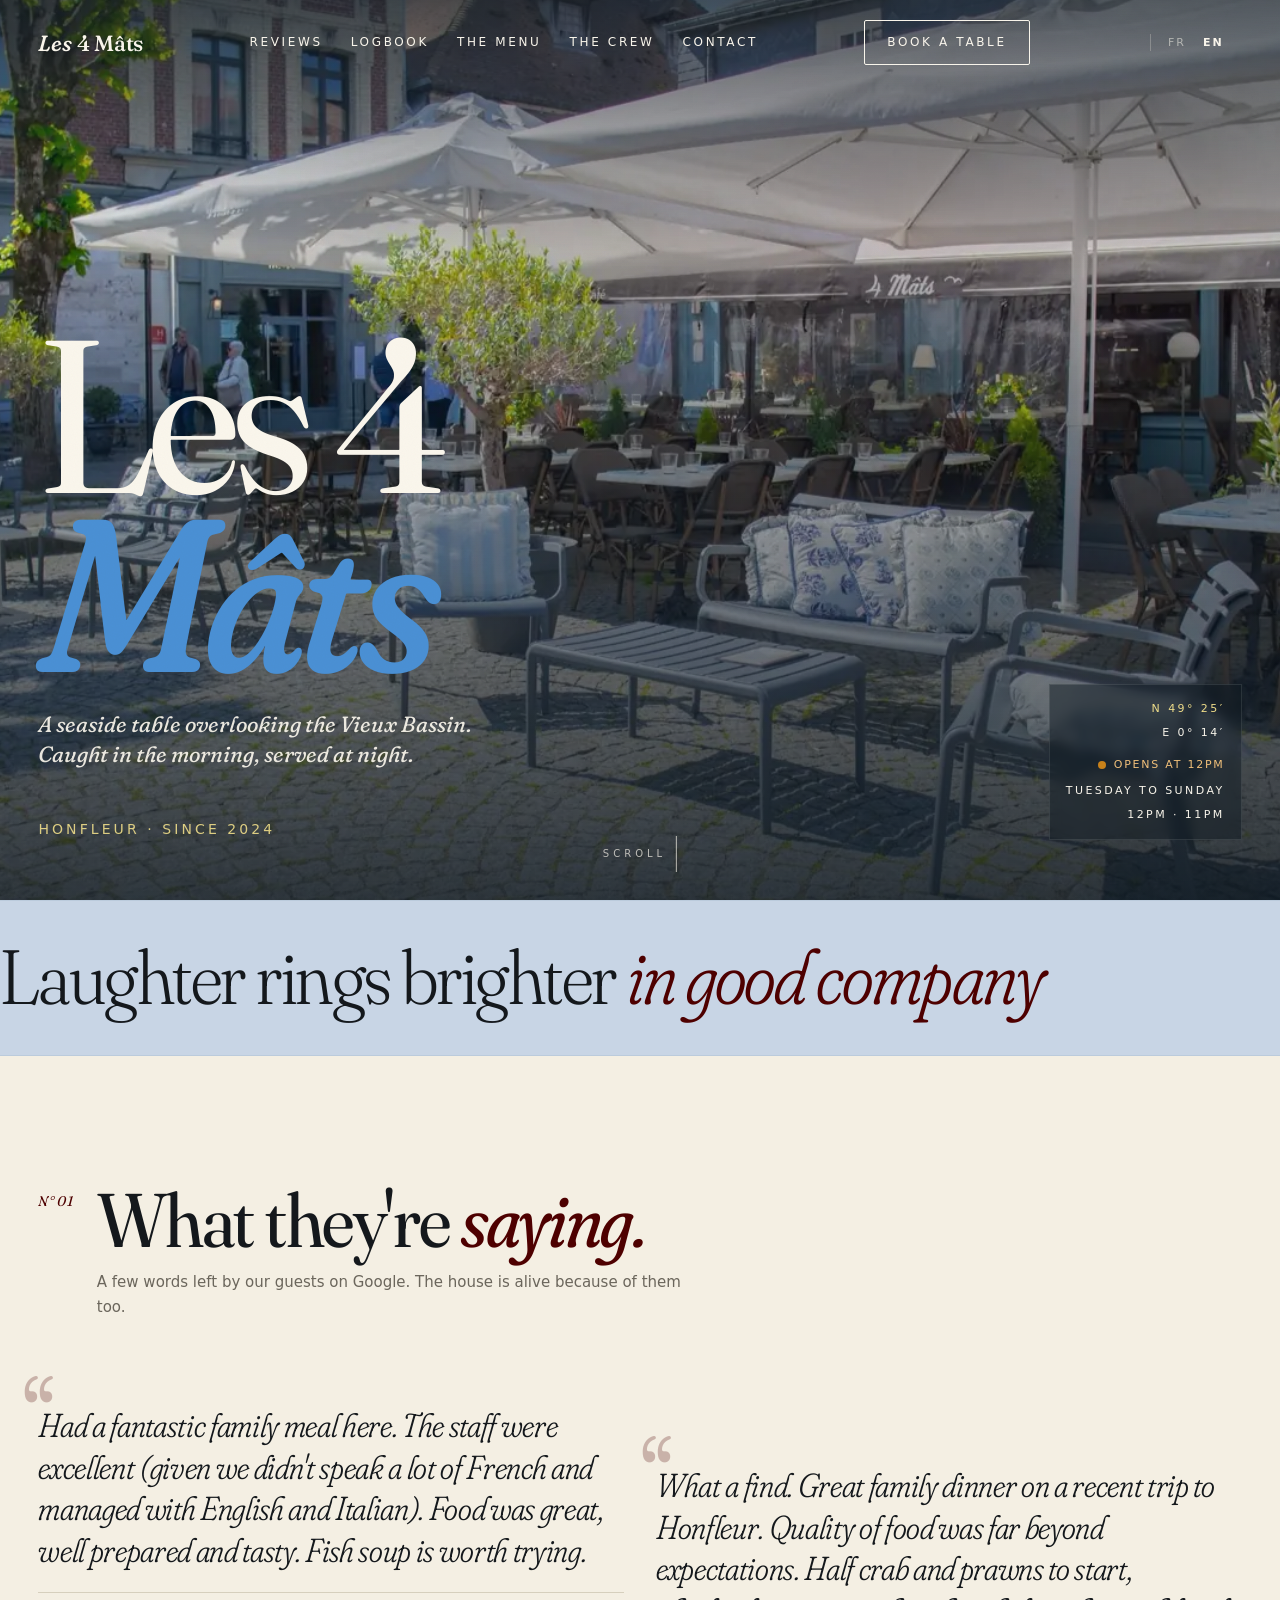
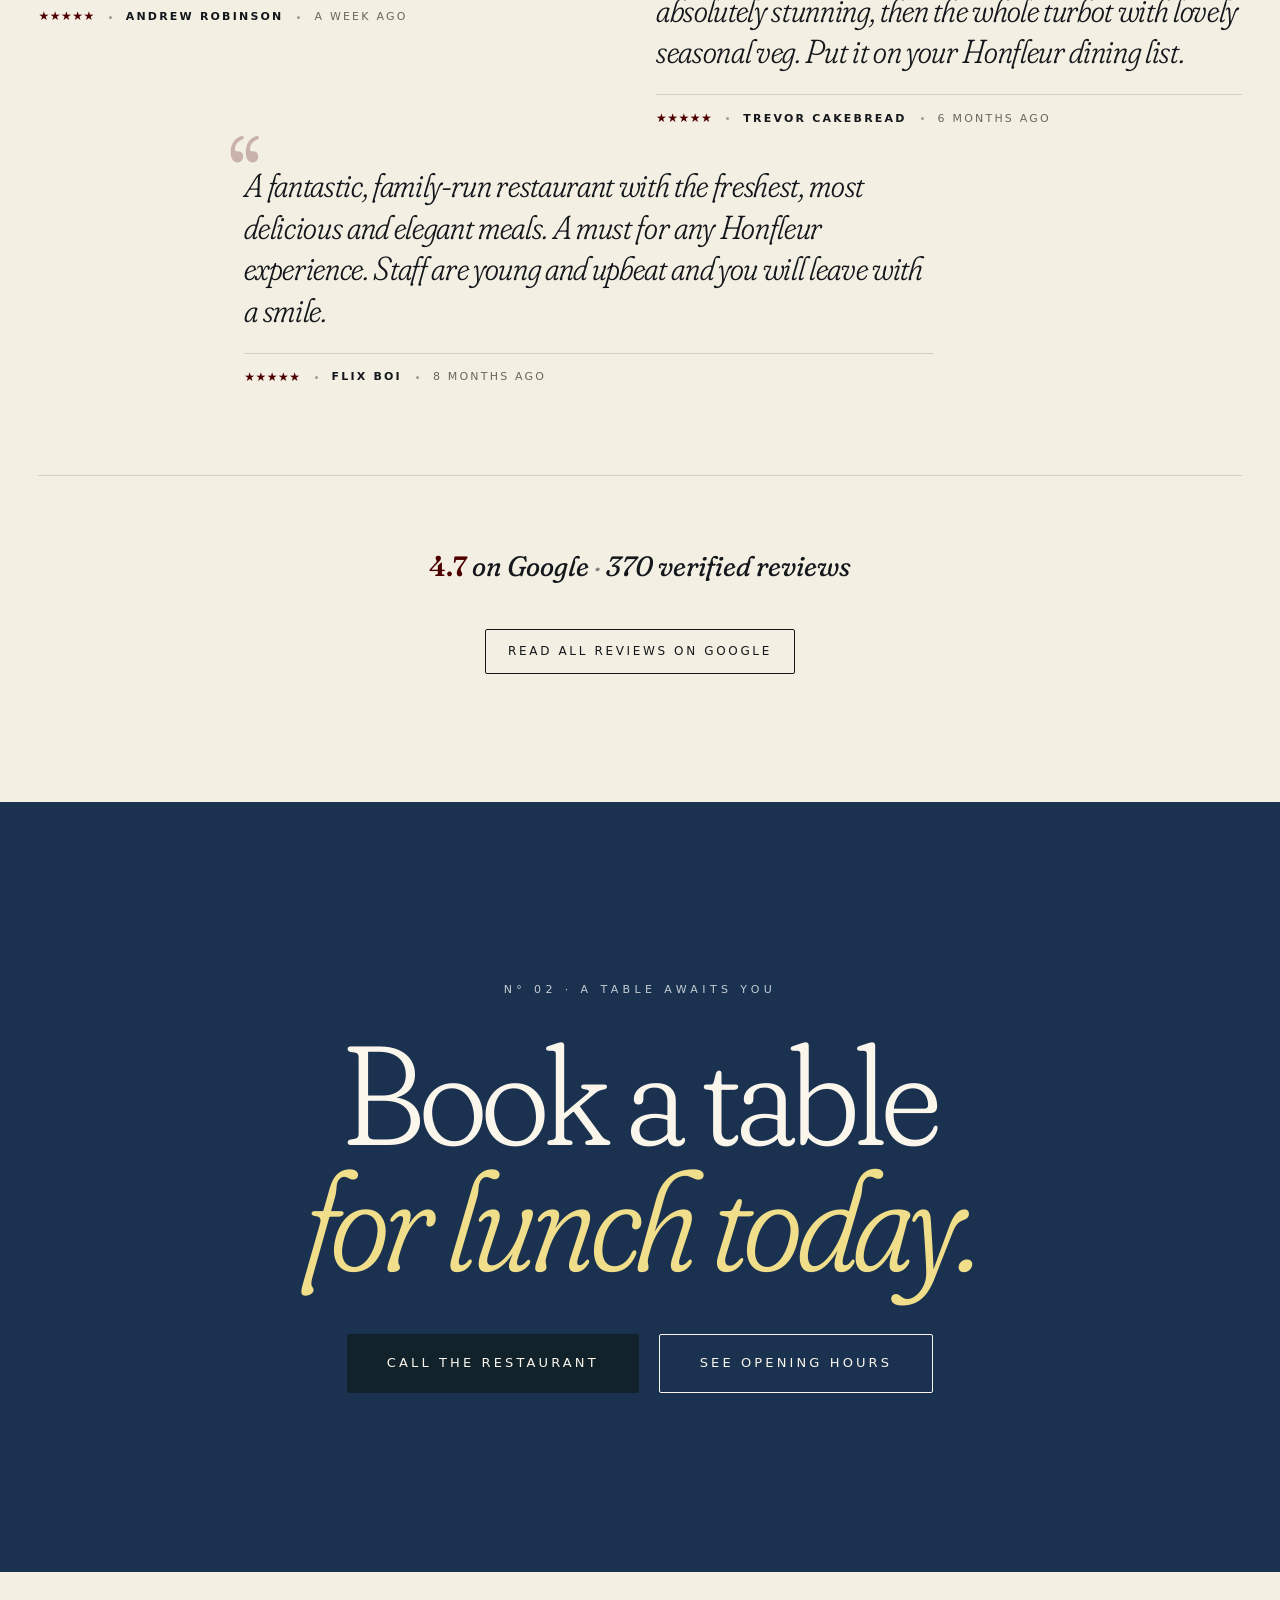
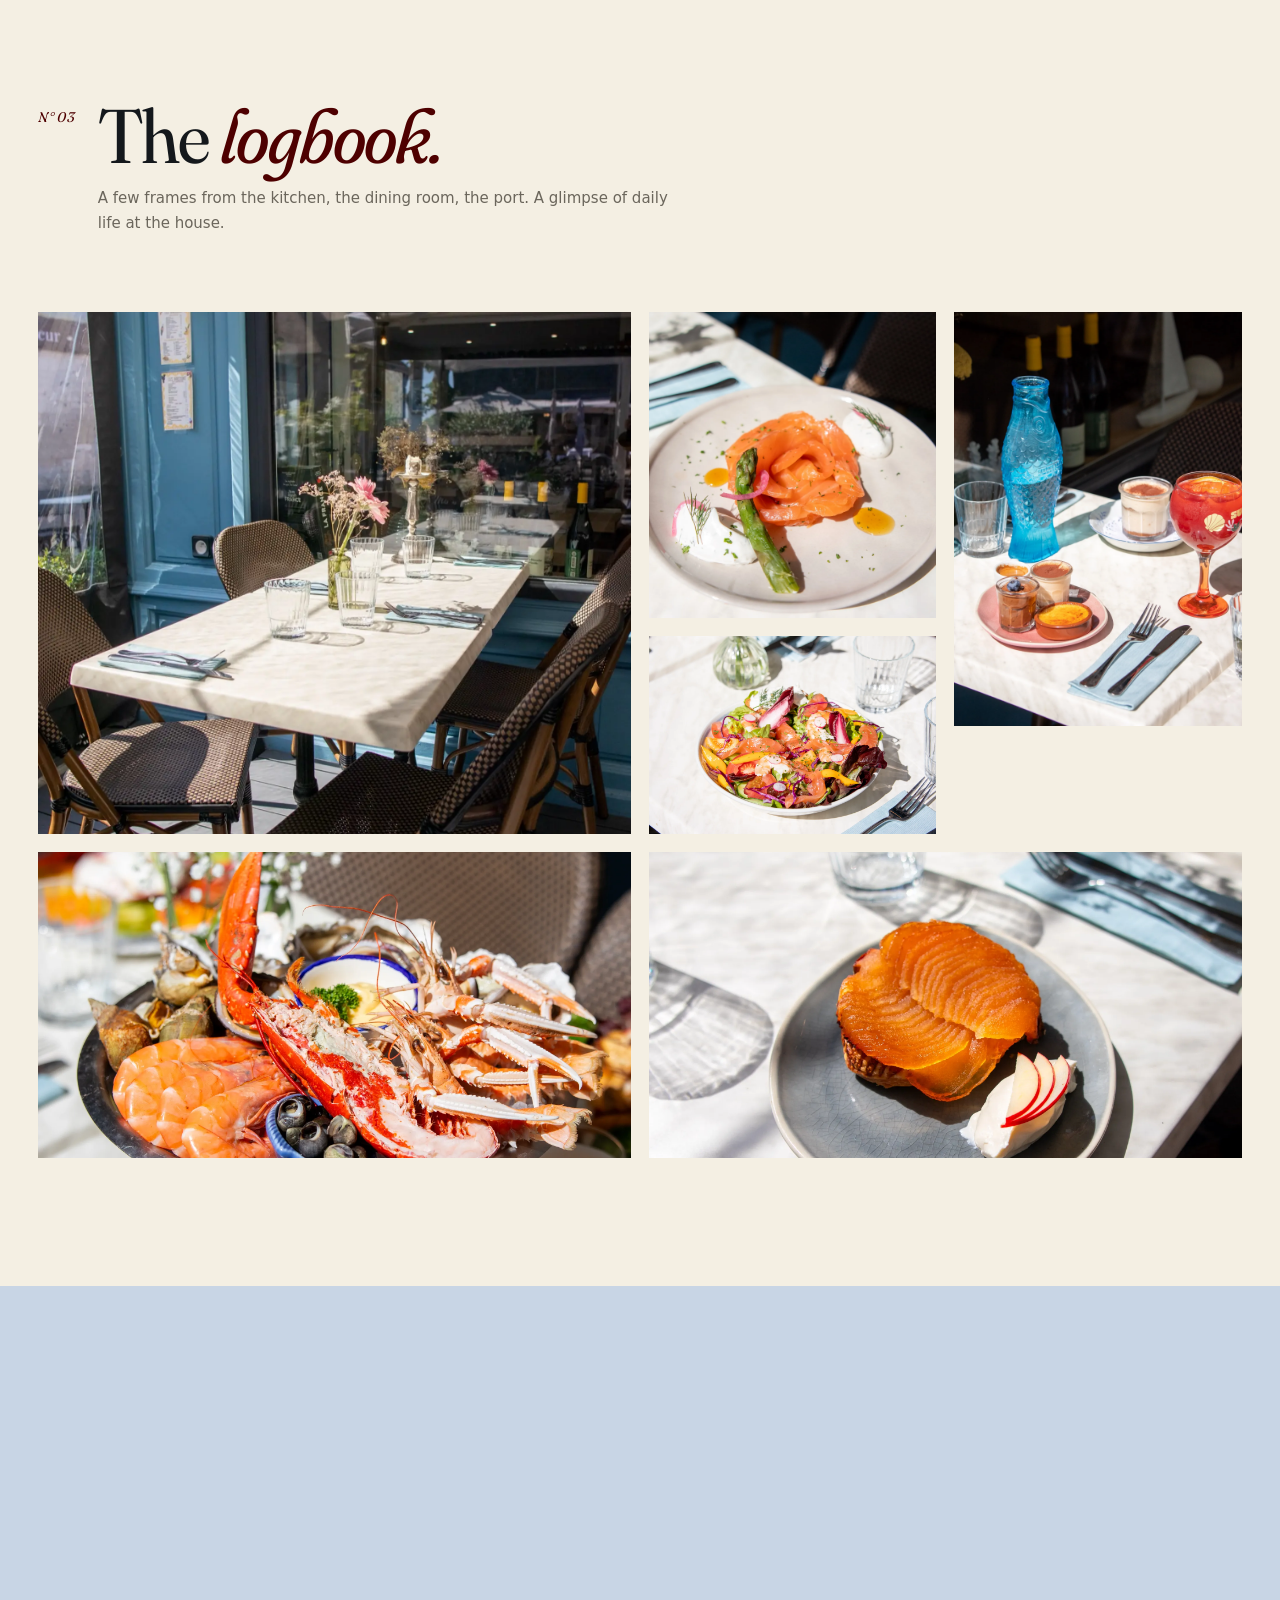
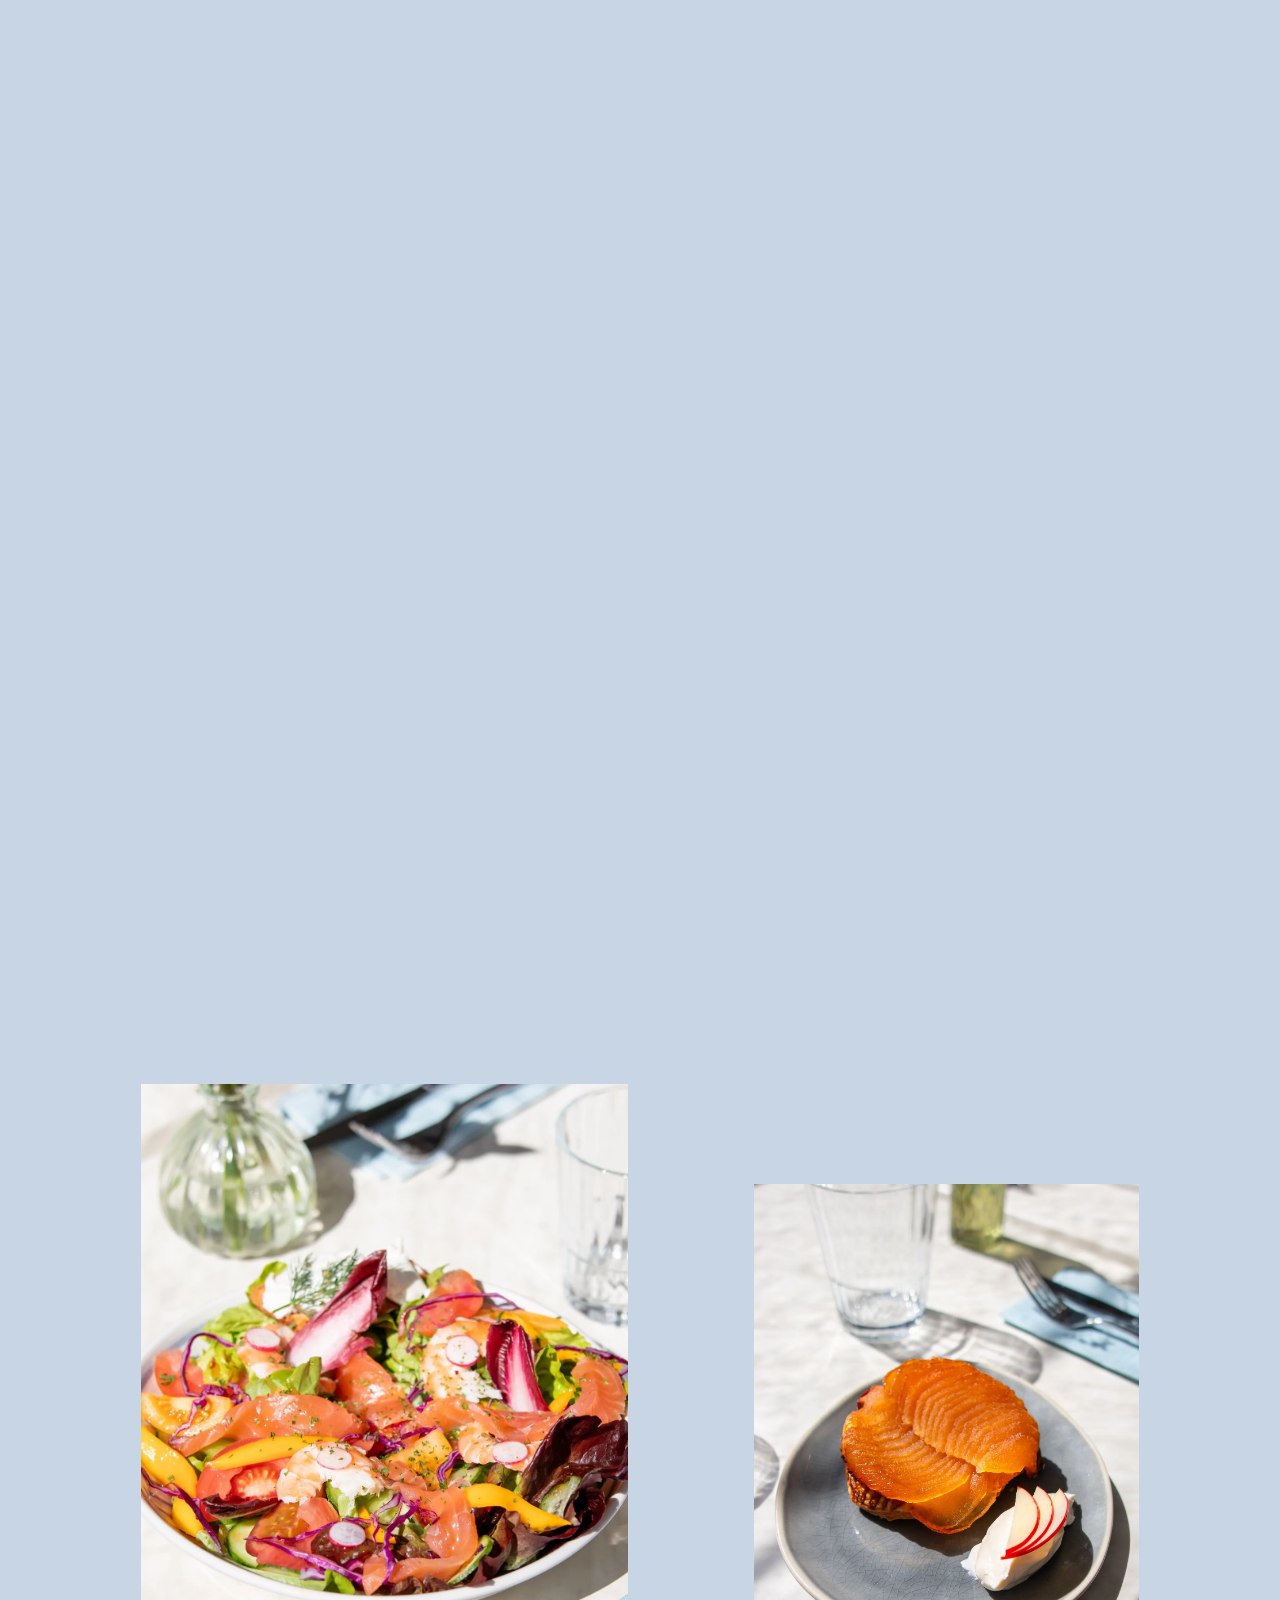
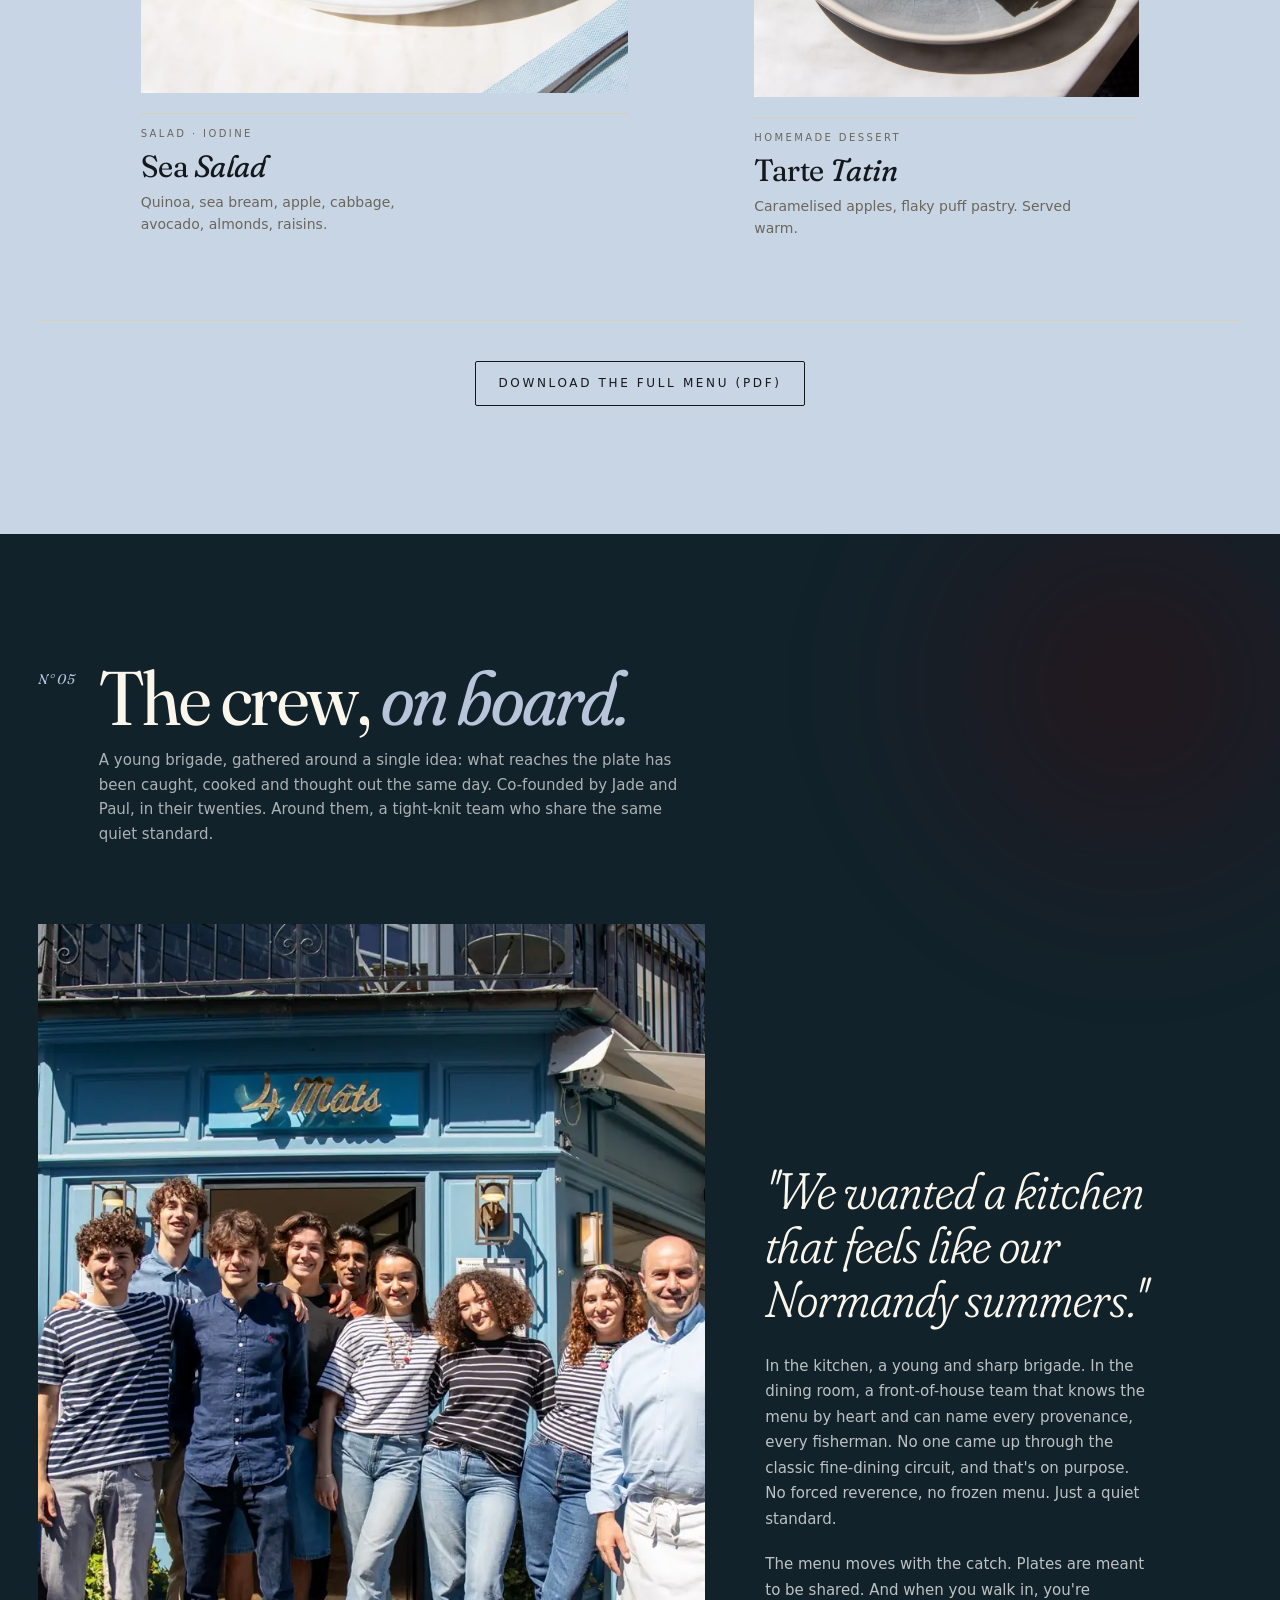
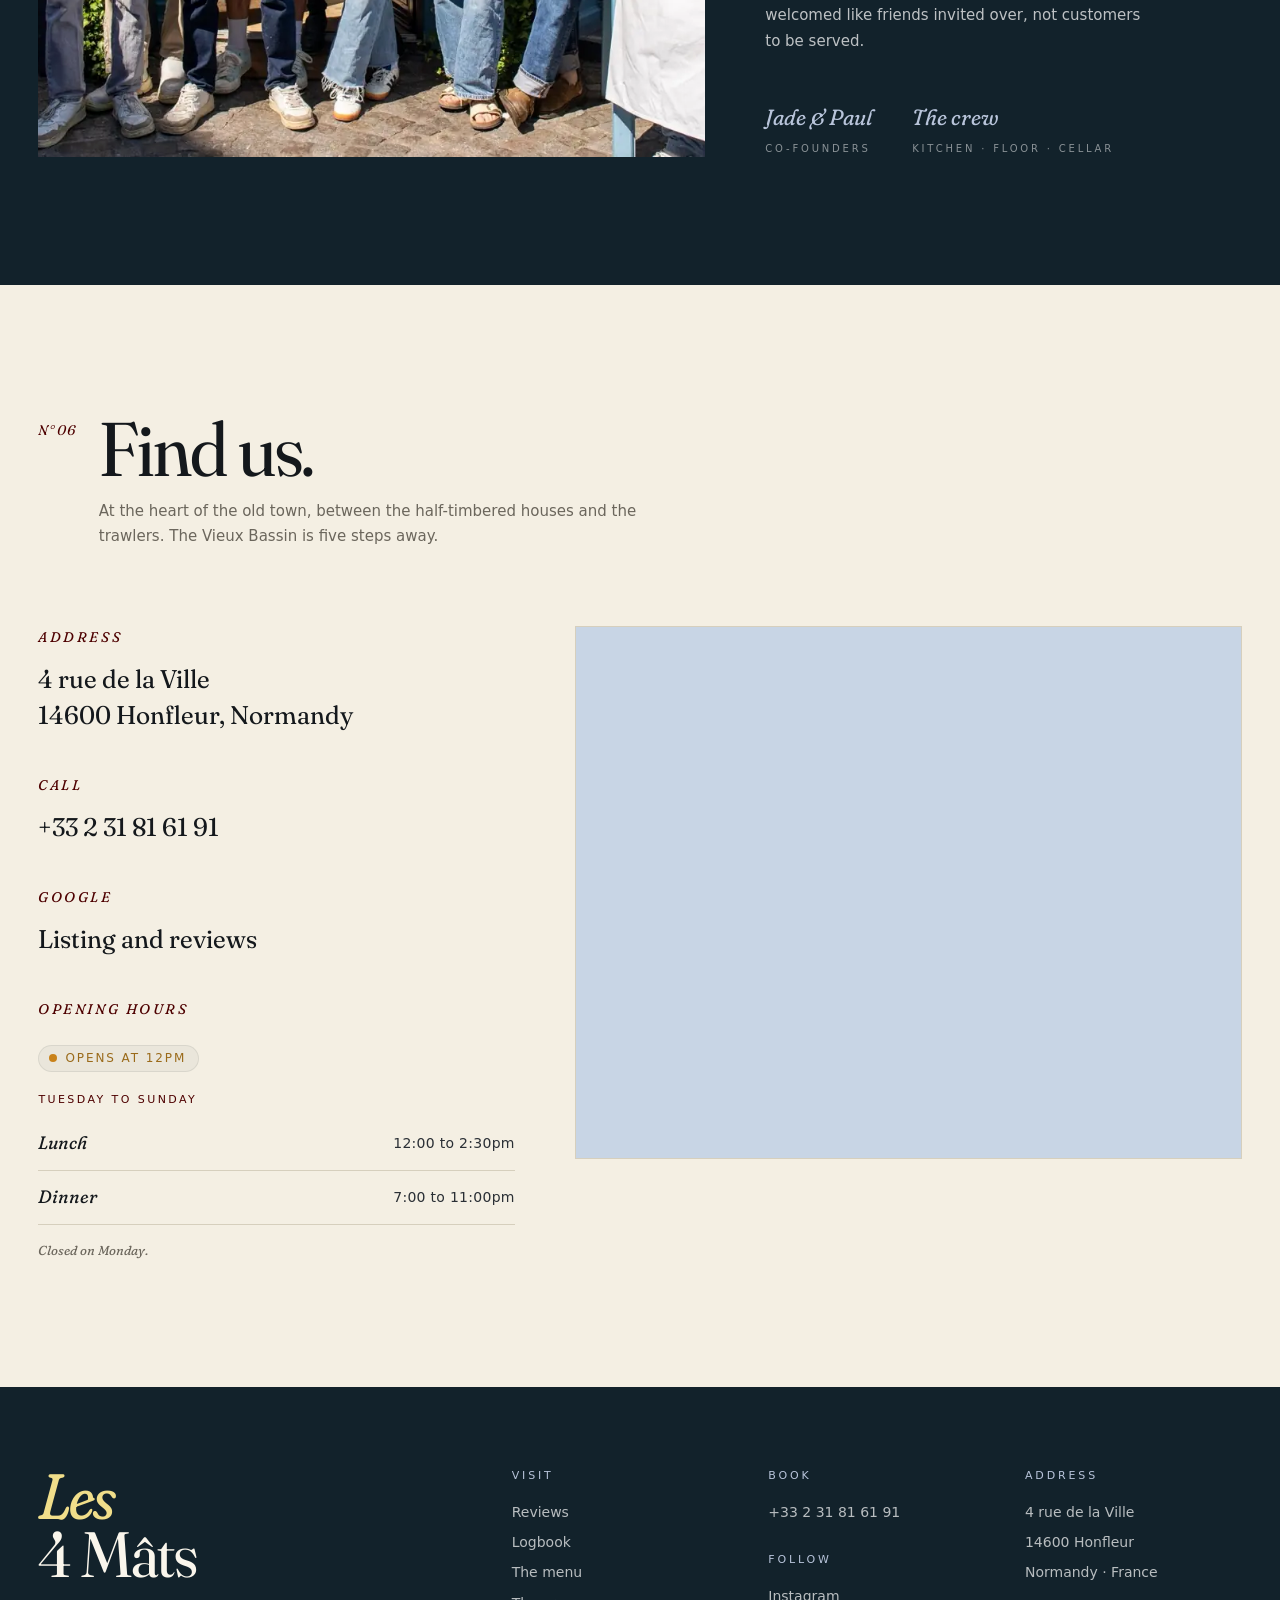
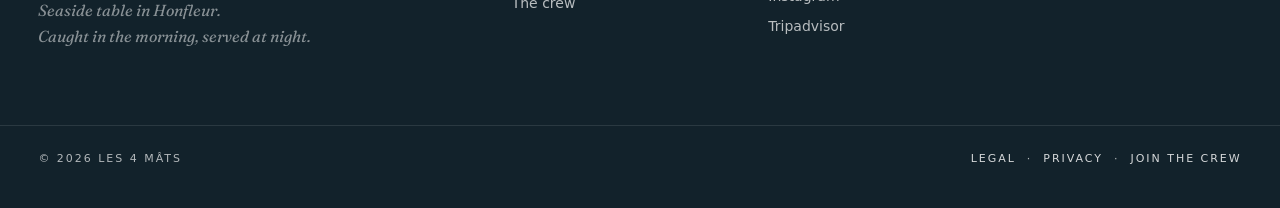
<file: en/index.html>
<!DOCTYPE html>
<html lang="en">
<head>
<meta charset="UTF-8">
<meta name="viewport" content="width=device-width, initial-scale=1.0">
<title>Les 4 Mâts · Fish Restaurant in Honfleur, Normandy</title>
<meta name="description" content="Les 4 Mâts restaurant in Honfleur. Fresh fish, seafood platters, port cuisine served by a young crew. A table right by the Vieux Bassin.">

<meta property="og:type" content="restaurant">
<meta property="og:title" content="Les 4 Mâts · Fish Restaurant in Honfleur">
<meta property="og:description" content="Fresh fish, seafood platters, port cuisine served by a young crew. Right by the Vieux Bassin in Honfleur, Normandy.">
<meta property="og:image" content="../assets/facade.webp">
<meta property="og:locale" content="en_GB">
<meta property="og:locale:alternate" content="fr_FR">

<link rel="preconnect" href="https://fonts.googleapis.com">
<link rel="preconnect" href="https://fonts.gstatic.com" crossorigin>
<link rel="preconnect" href="https://api.fontshare.com">

<link rel="preload" as="image" href="../assets/facade.webp" type="image/webp" fetchpriority="high">

<link rel="icon" type="image/webp" href="../assets/logo.webp">
<link rel="apple-touch-icon" href="../assets/logo.jpg">

<link rel="preload" href="https://fonts.googleapis.com/css2?family=Fraunces:ital,opsz,wght,SOFT,WONK@0,9..144,300..900,0..100,0..1&display=swap" as="style" onload="this.onload=null;this.rel='stylesheet'">
<link rel="preload" href="https://api.fontshare.com/v2/css?f[]=satoshi@300,400,500,700&display=swap" as="style" onload="this.onload=null;this.rel='stylesheet'">
<link rel="preload" href="https://fonts.googleapis.com/css2?family=Caveat:wght@700&display=swap" as="style" onload="this.onload=null;this.rel='stylesheet'">
<noscript><link rel="stylesheet" href="https://fonts.googleapis.com/css2?family=Fraunces:ital,opsz,wght,SOFT,WONK@0,9..144,300..900,0..100,0..1&display=swap"><link rel="stylesheet" href="https://api.fontshare.com/v2/css?f[]=satoshi@300,400,500,700&display=swap"><link rel="stylesheet" href="https://fonts.googleapis.com/css2?family=Caveat:wght@700&display=swap"></noscript>
<link rel="stylesheet" href="../assets/css/style.css">
<noscript><style>.reveal{opacity:1 !important;transform:none !important}</style></noscript>

<link rel="canonical" href="https://charle-com.github.io/les4mats-honfleur/en/">
<meta name="theme-color" content="#F4EFE3">
<meta name="twitter:card" content="summary_large_image">
<meta name="twitter:title" content="Les 4 Mâts · Fish Restaurant in Honfleur">
<meta name="twitter:description" content="Fresh fish, seafood platters, port cuisine served by a young crew.">
<meta name="twitter:image" content="https://charle-com.github.io/les4mats-honfleur/assets/facade.webp">
<meta property="og:url" content="https://charle-com.github.io/les4mats-honfleur/en/">

<link rel="alternate" hreflang="fr" href="https://charle-com.github.io/les4mats-honfleur/">
<link rel="alternate" hreflang="en" href="https://charle-com.github.io/les4mats-honfleur/en/">
<link rel="alternate" hreflang="x-default" href="https://charle-com.github.io/les4mats-honfleur/">
<script type="application/ld+json">
{
  "@context": "https://schema.org",
  "@graph": [
    {
      "@type": "Organization",
      "@id": "https://charle-com.github.io/les4mats-honfleur/en/#organization",
      "name": "Les 4 Mâts",
      "alternateName": [
        "4 Mâts",
        "Les Quatre Mâts"
      ],
      "url": "https://charle-com.github.io/les4mats-honfleur/en/",
      "logo": {
        "@type": "ImageObject",
        "@id": "https://charle-com.github.io/les4mats-honfleur/#logo",
        "url": "https://charle-com.github.io/les4mats-honfleur/assets/logo.webp",
        "contentUrl": "https://charle-com.github.io/les4mats-honfleur/assets/logo.webp",
        "caption": "Les 4 Mâts"
      },
      "image": {
        "@id": "https://charle-com.github.io/les4mats-honfleur/#logo"
      },
      "foundingDate": "2024",
      "foundingLocation": {
        "@type": "Place",
        "name": "Honfleur, Normandie, France"
      },
      "founder": [
        {
          "@type": "Person",
          "name": "Jade Verger",
          "givenName": "Jade",
          "familyName": "Verger",
          "jobTitle": "Co-founder"
        },
        {
          "@type": "Person",
          "name": "Paul Pilard",
          "givenName": "Paul",
          "familyName": "Pilard",
          "jobTitle": "Co-founder"
        }
      ],
      "areaServed": {
        "@type": "City",
        "name": "Honfleur"
      },
      "sameAs": [
        "https://share.google/k8fCfIfjuv42vgwk3",
        "https://www.instagram.com/restaurant_4mats/",
        "https://www.tripadvisor.fr/Restaurant_Review-g187189-d27737789-Reviews-4_Mats-Honfleur_Calvados_Basse_Normandie_Normandy.html"
      ]
    },
    {
      "@type": "WebSite",
      "@id": "https://charle-com.github.io/les4mats-honfleur/en/#website",
      "url": "https://charle-com.github.io/les4mats-honfleur/en/",
      "name": "Les 4 Mâts",
      "inLanguage": "en-GB",
      "publisher": {
        "@id": "https://charle-com.github.io/les4mats-honfleur/en/#organization"
      }
    },
    {
      "@type": "Restaurant",
      "@id": "https://charle-com.github.io/les4mats-honfleur/en/#restaurant",
      "name": "Les 4 Mâts",
      "url": "https://charle-com.github.io/les4mats-honfleur/en/",
      "image": [
        "https://charle-com.github.io/les4mats-honfleur/assets/facade.webp",
        "https://charle-com.github.io/les4mats-honfleur/assets/plateau_de_fruit_de_mer.webp",
        "https://charle-com.github.io/les4mats-honfleur/assets/terrasse_interieure.webp"
      ],
      "logo": "https://charle-com.github.io/les4mats-honfleur/assets/logo.webp",
      "description": "Fish and seafood restaurant in Honfleur, Normandy. A table run by a young crew, daily catch, port cuisine.",
      "address": {
        "@type": "PostalAddress",
        "streetAddress": "4 rue de la Ville",
        "addressLocality": "Honfleur",
        "postalCode": "14600",
        "addressRegion": "Normandie",
        "addressCountry": "FR"
      },
      "geo": {
        "@type": "GeoCoordinates",
        "latitude": 49.4196451,
        "longitude": 0.2346094
      },
      "telephone": "+33231816191",
      "servesCuisine": [
        "Seafood",
        "French",
        "Normande"
      ],
      "priceRange": "€€",
      "acceptsReservations": true,
      "openingHoursSpecification": [
        {
          "@type": "OpeningHoursSpecification",
          "dayOfWeek": [
            "Tuesday",
            "Wednesday",
            "Thursday",
            "Friday",
            "Saturday",
            "Sunday"
          ],
          "opens": "12:00",
          "closes": "14:30"
        },
        {
          "@type": "OpeningHoursSpecification",
          "dayOfWeek": [
            "Tuesday",
            "Wednesday",
            "Thursday",
            "Friday",
            "Saturday",
            "Sunday"
          ],
          "opens": "19:00",
          "closes": "23:00"
        }
      ],
      "sameAs": [
        "https://share.google/k8fCfIfjuv42vgwk3",
        "https://www.instagram.com/restaurant_4mats/",
        "https://www.tripadvisor.fr/Restaurant_Review-g187189-d27737789-Reviews-4_Mats-Honfleur_Calvados_Basse_Normandie_Normandy.html"
      ],
      "hasMenu": {
        "@type": "Menu",
        "name": "Les 4 Mâts menu",
        "url": "https://charle-com.github.io/les4mats-honfleur/assets/Menu_4_mats.pdf",
        "inLanguage": "en",
        "hasMenuSection": [
          {
            "@type": "MenuSection",
            "name": "Raw bar",
            "hasMenuItem": [
              {
                "@type": "MenuItem",
                "name": "The Royal Platter",
                "description": "6 oysters n°3, half blue lobster, whelks, periwinkles, prawns, almond clams and 3 langoustines. To share.",
                "suitableForDiet": "https://schema.org/PescatarianDiet"
              }
            ]
          },
          {
            "@type": "MenuSection",
            "name": "Starters",
            "hasMenuItem": [
              {
                "@type": "MenuItem",
                "name": "Salmon gravlax",
                "description": "Nordic-cured salmon, whipped cream with dill."
              }
            ]
          },
          {
            "@type": "MenuSection",
            "name": "Salads",
            "hasMenuItem": [
              {
                "@type": "MenuItem",
                "name": "Sea Salad",
                "description": "Quinoa, sea bream, apple, cabbage, avocado, almonds, raisins."
              }
            ]
          },
          {
            "@type": "MenuSection",
            "name": "Desserts",
            "hasMenuItem": [
              {
                "@type": "MenuItem",
                "name": "Tarte Tatin",
                "description": "Caramelised apples, flaky puff pastry. Served warm."
              }
            ]
          }
        ]
      },
      "aggregateRating": {
        "@type": "AggregateRating",
        "ratingValue": "4.7",
        "reviewCount": "370",
        "bestRating": "5",
        "worstRating": "1"
      },
      "review": [
        {
          "@type": "Review",
          "author": {
            "@type": "Person",
            "name": "Andrew Robinson"
          },
          "datePublished": "2026-04-12",
          "reviewRating": {
            "@type": "Rating",
            "ratingValue": "5",
            "bestRating": "5"
          },
          "reviewBody": "Had a fantastic family meal here. Staff were excellent. Food was great, well prepared and tasty. Fish soup is worth trying."
        },
        {
          "@type": "Review",
          "author": {
            "@type": "Person",
            "name": "Trevor Cakebread"
          },
          "datePublished": "2025-10-19",
          "reviewRating": {
            "@type": "Rating",
            "ratingValue": "5",
            "bestRating": "5"
          },
          "reviewBody": "What a find. Great family dinner on a recent trip to Honfleur. Quality of food was far beyond expectations. Half crab and prawns, then the whole turbot. Put it on your Honfleur dining list."
        },
        {
          "@type": "Review",
          "author": {
            "@type": "Person",
            "name": "Flix Boi"
          },
          "datePublished": "2025-08-19",
          "reviewRating": {
            "@type": "Rating",
            "ratingValue": "5",
            "bestRating": "5"
          },
          "reviewBody": "A fantastic, family-run restaurant with the freshest, most delicious and elegant meals. A must for any Honfleur experience. Staff are young and upbeat."
        }
      ],
      "potentialAction": {
        "@type": "ReserveAction",
        "target": {
          "@type": "EntryPoint",
          "urlTemplate": "tel:+33231816191",
          "inLanguage": "en"
        },
        "result": {
          "@type": "FoodEstablishmentReservation",
          "name": "Reserve by phone"
        }
      },
      "parentOrganization": {
        "@id": "https://charle-com.github.io/les4mats-honfleur/en/#organization"
      },
      "isPartOf": {
        "@id": "https://charle-com.github.io/les4mats-honfleur/en/#website"
      }
    }
  ]
}
</script>
</head>
<body>

<header class="site-header" id="siteHeader">
  <a href="./" class="brand"><em>Les</em> 4 Mâts</a>
  <nav class="nav">
    <a href="#reviews">Reviews</a>
    <a href="#logbook">Logbook</a>
    <a href="#menu">The menu</a>
    <a href="#crew">The crew</a>
    <a href="#contact">Contact</a>
  </nav>
  <a href="#book" class="cta">Book a table</a>
  <div class="lang-switch"><a href="/les4mats-honfleur/">FR</a><a href="/les4mats-honfleur/en/" class="is-active" aria-current="page">EN</a></div>
  <button class="burger" aria-label="Menu" aria-expanded="false"><span></span><span></span><span></span></button>
</header>

<nav class="nav-overlay" id="navOverlay" aria-hidden="true">
  <button class="nav-overlay__close" type="button" aria-label="Close menu"><span></span><span></span></button>
  <div class="nav-overlay__links">
    <a href="#reviews">The <em>reviews</em></a>
    <a href="#logbook">The <em>logbook</em></a>
    <a href="#menu">The <em>menu</em></a>
    <a href="#crew">The <em>crew</em></a>
    <a href="#contact"><em>Contact</em></a>
    <a href="#book"><em>Book</em></a>
  </div>
  <div class="nav-overlay__foot">
    <span>4 rue de la Ville · 14600 Honfleur</span>
    <a href="tel:+33231816191">+33 2 31 81 61 91</a>
    <div class="nav-overlay__lang">
      <a href="/les4mats-honfleur/">Français</a>
      <a href="/les4mats-honfleur/en/" class="is-active" aria-current="page">English</a>
    </div>
    </div>
</nav>


<section class="hero">
  <div class="hero__media">
    <picture>
      <source srcset="../assets/facade.webp" type="image/webp">
      <img src="../assets/facade.jpeg" alt="Les 4 Mâts restaurant facade in Honfleur" fetchpriority="high">
    </picture>
  </div>
  <div class="hero__scrim"></div>

  <div class="hero__content">
    <div>
      <h1 class="hero__title">Les 4<br><span class="and">Mâts</span></h1>
      <p class="hero__tagline" style="margin-top: 28px;">
        A seaside table overlooking the Vieux Bassin.<br>
        Caught in the morning, served at night.
      </p>
      <p class="hero__sub">Honfleur · since 2024</p>
    </div>

    <aside class="hero__meta">
      <div><strong>N 49° 25′</strong></div>
      <div>E 0° 14′</div>
      <div class="live-status" data-live-status style="margin-top: 14px;">
        <span class="live-status__dot" aria-hidden="true"></span>
        <strong class="live-status__text" data-live-status-text>Loading</strong>
      </div>
      <div>Tuesday to Sunday</div>
      <div>12pm · 11pm</div>
    </aside>
  </div>

  <div class="hero__scroll">Scroll</div>
</section>

<div class="intro">
  <div class="intro__track" aria-hidden="true">
    <span>Laughter rings brighter <em>in good company</em></span>
    <span class="wave">~</span>
    <span>Morning catch, <em>evening table</em></span>
    <span class="wave">~</span>
    <span>The Vieux Bassin, <em>the table, the sea</em></span>
    <span class="wave">~</span>
    <span>Morning catch, <em>evening table</em></span>
    <span class="wave">~</span>
    <span>Laughter rings brighter <em>in good company</em></span>
    <span class="wave">~</span>
    <span>Morning catch, <em>evening table</em></span>
    <span class="wave">~</span>
  </div>
</div>

<section class="avis" id="reviews">
  <div class="wrap">
    <div class="section-head reveal">
      <span class="num">N° 01</span>
      <div class="titles">
        <h2>What they're <em>saying.</em></h2>
        <p>A few words left by our guests on Google. The house is alive because of them too.</p>
      </div>
    </div>

    <div class="avis__grid">
      <article class="review review--a reveal">
        <p class="review__quote">Had a fantastic family meal here. The staff were excellent (given we didn't speak a lot of French and managed with English and Italian). Food was great, well prepared and tasty. Fish soup is worth trying.</p>
        <div class="review__meta">
          <span class="review__stars" aria-label="Rated 5 out of 5">★★★★★</span>
          <span class="dot"></span>
          <span class="author">Andrew Robinson</span>
          <span class="dot"></span>
          <span>A week ago</span>
        </div>
      </article>

      <article class="review review--b reveal" style="--delay: .1s;">
        <p class="review__quote">What a find. Great family dinner on a recent trip to Honfleur. Quality of food was far beyond expectations. Half crab and prawns to start, absolutely stunning, then the whole turbot with lovely seasonal veg. Put it on your Honfleur dining list.</p>
        <div class="review__meta">
          <span class="review__stars" aria-label="Rated 5 out of 5">★★★★★</span>
          <span class="dot"></span>
          <span class="author">Trevor Cakebread</span>
          <span class="dot"></span>
          <span>6 months ago</span>
        </div>
      </article>

      <article class="review review--c reveal" style="--delay: .15s;">
        <p class="review__quote">A fantastic, family-run restaurant with the freshest, most delicious and elegant meals. A must for any Honfleur experience. Staff are young and upbeat and you will leave with a smile.</p>
        <div class="review__meta">
          <span class="review__stars" aria-label="Rated 5 out of 5">★★★★★</span>
          <span class="dot"></span>
          <span class="author">Flix Boi</span>
          <span class="dot"></span>
          <span>8 months ago</span>
        </div>
      </article>
    </div>

    <div class="avis__footer reveal">
      <p class="avis__rating"><strong>4.7</strong> on Google <span style="opacity:.5">·</span> 370 verified reviews</p>
      <a href="https://share.google/k8fCfIfjuv42vgwk3" class="cta" target="_blank" rel="noopener" style="color: var(--ink);">Read all reviews on Google</a>
    </div>
  </div>
</section>

<section class="reserver" id="book">
  <div class="wrap">
    <span class="reserver__eye">N° 02 · A table awaits you</span>
    <h2 class="reveal">Book a table<br><em data-reservation-moment>tonight.</em></h2>
    <div class="reserver__actions reveal" style="--delay: .15s;">
      <a href="tel:+33231816191" class="btn-primary">Call the restaurant</a>
      <a href="#contact" class="btn-ghost">See opening hours</a>
    </div>
  </div>
</section>

<section class="carnet" id="logbook">
  <div class="wrap">
    <div class="section-head reveal">
      <span class="num">N° 03</span>
      <div class="titles">
        <h2>The <em>logbook.</em></h2>
        <p>A few frames from the kitchen, the dining room, the port. A glimpse of daily life at the house.</p>
      </div>
    </div>

    <div class="carnet__grid">
      <div class="tile tile--1 reveal">
        <picture><source srcset="../assets/table_terrasse.webp" type="image/webp"><img src="../assets/table_terrasse.jpeg" alt="Terrace table" loading="lazy"></picture>
      </div>
      <div class="tile tile--2 reveal" style="--delay: .1s;">
        <picture><source srcset="../assets/saumon.webp" type="image/webp"><img src="../assets/saumon.jpeg" alt="Roasted salmon" loading="lazy"></picture>
      </div>
      <div class="tile tile--3 reveal" style="--delay: .15s;">
        <picture><source srcset="../assets/desserts.webp" type="image/webp"><img src="../assets/desserts.jpeg" alt="Desserts" loading="lazy"></picture>
      </div>
      <div class="tile tile--4 reveal" style="--delay: .2s;">
        <picture><source srcset="../assets/salade_de_la_mer.webp" type="image/webp"><img src="../assets/salade_de_la_mer.jpeg" alt="Seafood salad" loading="lazy"></picture>
      </div>
      <div class="tile tile--5 reveal" style="--delay: .05s;">
        <picture><source srcset="../assets/plateau_de_fruit_de_mer.webp" type="image/webp"><img src="../assets/plateau_de_fruit_de_mer.jpeg" alt="Seafood platter" loading="lazy"></picture>
      </div>
      <div class="tile tile--6 reveal" style="--delay: .1s;">
        <picture><source srcset="../assets/tarte_tatin.webp" type="image/webp"><img src="../assets/tarte_tatin.jpeg" alt="Tarte tatin" loading="lazy"></picture>
      </div>
    </div>
  </div>
</section>

<section class="carte" id="menu">
  <div class="wrap">
    <div class="section-head reveal">
      <span class="num">N° 04</span>
      <div class="titles">
        <h2>The menu <em>shifts with the tide.</em></h2>
        <p>Four plates in pictures, but the menu goes well beyond: raw bar and seafood platters, mussels three ways, Normandy meats, homemade desserts. Discover the full card in the dining room or download it below.</p>
      </div>
    </div>

    <div class="carte__grid">
      <article class="plat plat--a reveal">
        <div class="plat__media">
          <picture>
            <source srcset="../assets/plateau_de_fruit_de_mer.webp" type="image/webp">
            <img src="../assets/plateau_de_fruit_de_mer.jpeg" alt="The Royal Platter, seafood at Les 4 Mâts" loading="lazy">
          </picture>
        </div>
        <div class="plat__meta"><span class="label">Signature · to share</span></div>
        <h3 class="plat__name">The Royal <em>Platter</em></h3>
        <p class="plat__desc">6 oysters n°3, half blue lobster, whelks, periwinkles, prawns, almond clams and 3 langoustines. To share.</p>
      </article>

      <article class="plat plat--b reveal" style="--delay: .1s;">
        <div class="plat__media">
          <picture>
            <source srcset="../assets/saumon.webp" type="image/webp">
            <img src="../assets/saumon.jpeg" alt="Salmon gravlax with dill cream" loading="lazy">
          </picture>
        </div>
        <div class="plat__meta"><span class="label">Starter · fresh</span></div>
        <h3 class="plat__name">Salmon <em>gravlax</em></h3>
        <p class="plat__desc">Nordic-cured salmon, whipped cream with dill.</p>
      </article>

      <article class="plat plat--c reveal" style="--delay: .15s;">
        <div class="plat__media">
          <picture>
            <source srcset="../assets/salade_de_la_mer.webp" type="image/webp">
            <img src="../assets/salade_de_la_mer.jpeg" alt="Sea Salad with sea bream and citrus" loading="lazy">
          </picture>
        </div>
        <div class="plat__meta"><span class="label">Salad · iodine</span></div>
        <h3 class="plat__name">Sea <em>Salad</em></h3>
        <p class="plat__desc">Quinoa, sea bream, apple, cabbage, avocado, almonds, raisins.</p>
      </article>

      <article class="plat plat--d reveal" style="--delay: .2s;">
        <div class="plat__media">
          <picture>
            <source srcset="../assets/tarte_tatin.webp" type="image/webp">
            <img src="../assets/tarte_tatin.jpeg" alt="Tarte Tatin caramelised apples" loading="lazy">
          </picture>
        </div>
        <div class="plat__meta"><span class="label">Homemade dessert</span></div>
        <h3 class="plat__name">Tarte <em>Tatin</em></h3>
        <p class="plat__desc">Caramelised apples, flaky puff pastry. Served warm.</p>
      </article>
    </div>

    <div class="carte__footer">
      <a href="../assets/Menu_4_mats.pdf" class="cta" style="color: var(--ink);" target="_blank" rel="noopener">
        Download the full menu (PDF)
      </a>
    </div>
  </div>
</section>

<section class="equipage" id="crew">
  <div class="equipage__glow" aria-hidden="true"></div>
  <div class="wrap">
    <div class="section-head reveal">
      <span class="num">N° 05</span>
      <div class="titles">
        <h2>The crew, <em>on board.</em></h2>
        <p>A young brigade, gathered around a single idea: what reaches the plate has been caught, cooked and thought out the same day. Co-founded by Jade and Paul, in their twenties. Around them, a tight-knit team who share the same quiet standard.</p>
      </div>
    </div>

    <div class="equipage__grid">
      <div class="equipage__image reveal">
        <picture>
          <source srcset="../assets/l_equipe.webp" type="image/webp">
          <img src="../assets/l_equipe.jpeg" alt="The Les 4 Mâts crew" loading="lazy">
        </picture>
      </div>
      <div class="equipage__text reveal" style="--delay: .15s;">
        <h3>"We wanted a kitchen<br>that feels like our<br>Normandy summers."</h3>
        <p>In the kitchen, a young and sharp brigade. In the dining room, a front-of-house team that knows the menu by heart and can name every provenance, every fisherman. No one came up through the classic fine-dining circuit, and that's on purpose. No forced reverence, no frozen menu. Just a quiet standard.</p>
        <p>The menu moves with the catch. Plates are meant to be shared. And when you walk in, you're welcomed like friends invited over, not customers to be served.</p>
        <div class="equipage__sig">
          <span>Jade &amp; Paul<em>Co-founders</em></span>
          <span>The crew<em>Kitchen · floor · cellar</em></span>
        </div>
      </div>
    </div>
  </div>
</section>

<section class="contact" id="contact">
  <div class="wrap">
    <div class="section-head reveal">
      <span class="num">N° 06</span>
      <div class="titles">
        <h2>Find us.</h2>
        <p>At the heart of the old town, between the half-timbered houses and the trawlers. The Vieux Bassin is five steps away.</p>
      </div>
    </div>

    <div class="contact__grid">
      <div class="contact__col reveal">
        <h3>Address</h3>
        <p>4 rue de la Ville<br>14600 Honfleur, Normandy</p>

        <h3 style="margin-top: 40px;">Call</h3>
        <a href="tel:+33231816191">+33 2 31 81 61 91</a>

        <h3 style="margin-top: 40px;">Google</h3>
        <a href="https://share.google/k8fCfIfjuv42vgwk3" target="_blank" rel="noopener">Listing and reviews</a>

        <h3 style="margin-top: 40px;">Opening hours</h3>
        <div class="live-status live-status--block" data-live-status>
          <span class="live-status__dot" aria-hidden="true"></span>
          <span class="live-status__text" data-live-status-text>Loading</span>
        </div>
        <p class="hours-days">Tuesday to Sunday</p>
        <table class="hours">
          <tr><td>Lunch</td><td>12:00 to 2:30pm</td></tr>
          <tr><td>Dinner</td><td>7:00 to 11:00pm</td></tr>
        </table>
        <p class="hours-closed">Closed on Monday.</p>
      </div>

      <div class="contact__map reveal" style="--delay: .15s;">
        <iframe
          src="https://www.google.com/maps?q=Les+4+M%C3%A2ts,+4+rue+de+la+Ville,+14600+Honfleur&amp;t=&amp;z=17&amp;ie=UTF8&amp;iwloc=&amp;output=embed"
          loading="lazy"
          referrerpolicy="no-referrer-when-downgrade"
          title="Google Map · Les 4 Mâts, Honfleur">
        </iframe>
      </div>
    </div>
  </div>
</section>

<footer class="site-footer">
  <div class="wrap">
    <div>
      <p class="site-footer__brand"><em>Les</em><br>4 Mâts</p>
      <p class="site-footer__tag">Seaside table in Honfleur. <br>Caught in the morning, served at night.</p>
    </div>

    <div>
      <h4>Visit</h4>
      <ul>
        <li><a href="#reviews">Reviews</a></li>
        <li><a href="#logbook">Logbook</a></li>
        <li><a href="#menu">The menu</a></li>
        <li><a href="#crew">The crew</a></li>
      </ul>
    </div>

    <div>
      <h4>Book</h4>
      <ul>
        <li><a href="tel:+33231816191">+33 2 31 81 61 91</a></li></ul>
      <h4 style="margin-top: 28px;">Follow</h4>
      <ul>
        <li><a href="https://www.instagram.com/restaurant_4mats/" target="_blank" rel="noopener">Instagram</a></li>
        <li><a href="https://www.tripadvisor.fr/Restaurant_Review-g187189-d27737789-Reviews-4_Mats-Honfleur_Calvados_Basse_Normandie_Normandy.html" target="_blank" rel="noopener">Tripadvisor</a></li>
      </ul>
    </div>

    <div>
      <h4>Address</h4>
      <ul>
        <li>4 rue de la Ville</li>
        <li>14600 Honfleur</li>
        <li>Normandy · France</li>
      </ul>
    </div>
  </div>

  <div class="site-footer__bottom">
    <span>© 2026 Les 4 Mâts</span>
    <span>
      <a href="legal.html">Legal</a>
      &nbsp;·&nbsp;
      <a href="privacy.html">Privacy</a>
      &nbsp;·&nbsp;
      <a href="jobs.html">Join the crew</a>
    </span>
  </div>
</footer>

<script src="../assets/js/main.js"></script>
</body>
</html>
</file>
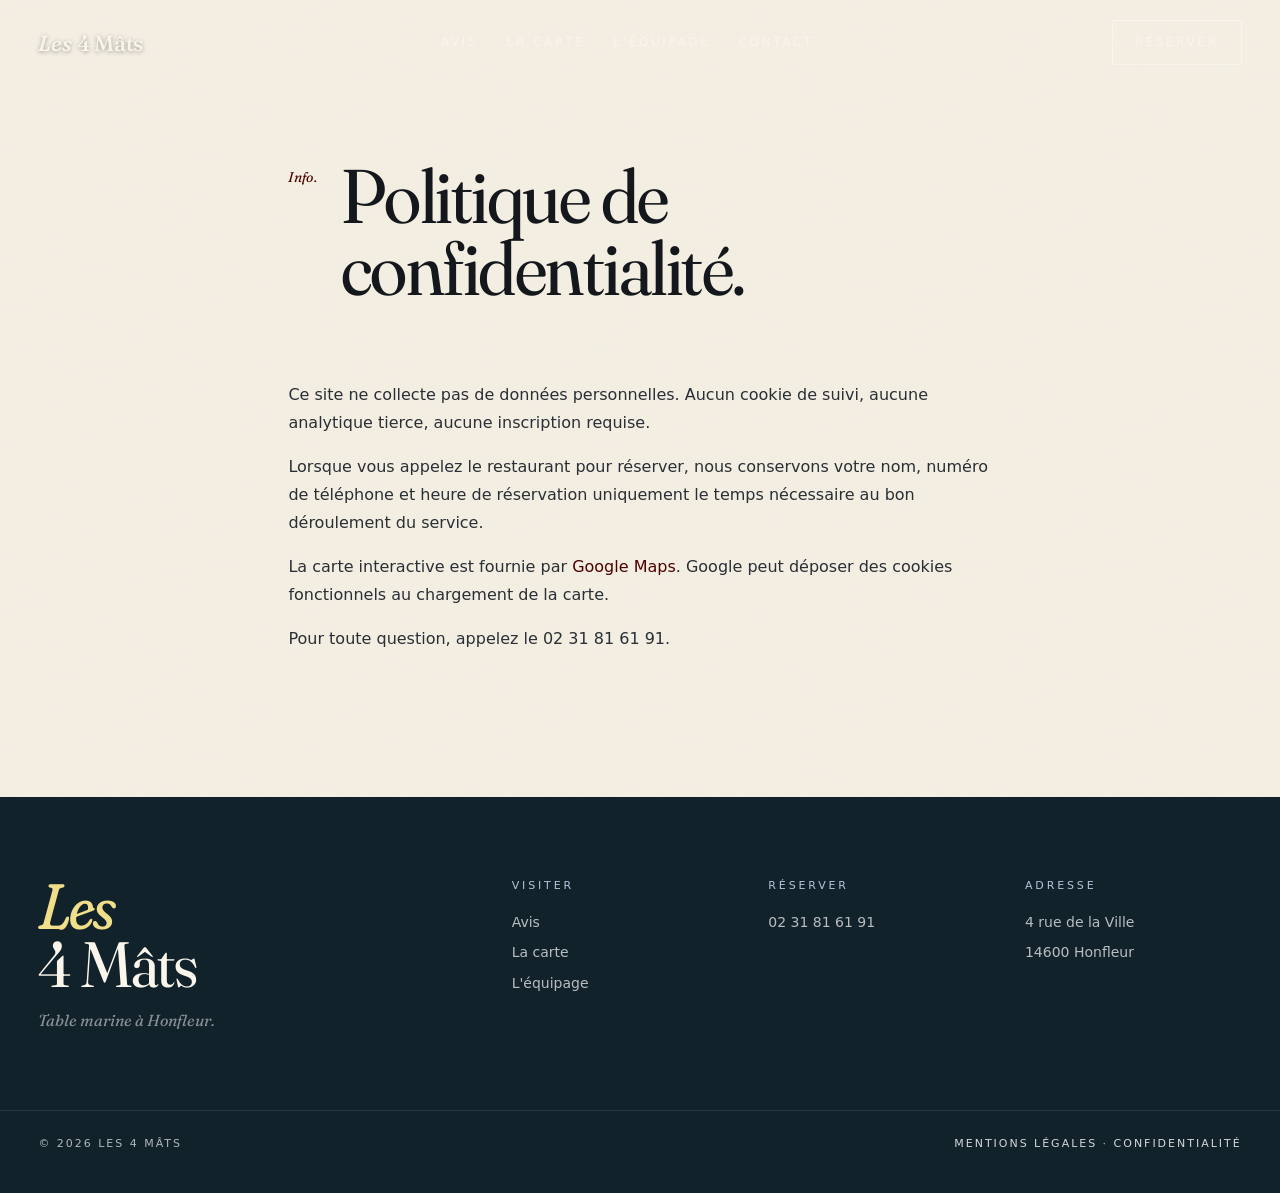
<file: confidentialite.html>
<!DOCTYPE html>
<html lang="fr">
<head>
<meta charset="UTF-8">
<meta name="viewport" content="width=device-width, initial-scale=1.0">
<title>Confidentialité · Les 4 Mâts</title>
<meta name="robots" content="noindex,follow">
<link rel="preload" href="https://fonts.googleapis.com/css2?family=Fraunces:ital,opsz,wght,SOFT,WONK@0,9..144,300..900,0..100,0..1&display=swap" as="style" onload="this.onload=null;this.rel='stylesheet'">
<link rel="preload" href="https://api.fontshare.com/v2/css?f[]=satoshi@300,400,500,700&display=swap" as="style" onload="this.onload=null;this.rel='stylesheet'">
<noscript><link rel="stylesheet" href="https://fonts.googleapis.com/css2?family=Fraunces:ital,opsz,wght,SOFT,WONK@0,9..144,300..900,0..100,0..1&display=swap"><link rel="stylesheet" href="https://api.fontshare.com/v2/css?f[]=satoshi@300,400,500,700&display=swap"></noscript>
<link rel="stylesheet" href="assets/css/style.css">
<link rel="icon" type="image/webp" href="assets/logo.webp">

<link rel="canonical" href="https://charle-com.github.io/les4mats-honfleur/confidentialite.html">
<meta name="theme-color" content="#F4EFE3">
<meta name="twitter:card" content="summary_large_image">
<meta name="twitter:title" content="Confidentialité · Les 4 Mâts">
<meta name="twitter:description" content="Table marine à Honfleur. Poissons du jour, plateaux de fruits de mer, cuisine de port tenue par une jeune brigade.">
<meta name="twitter:image" content="https://charle-com.github.io/les4mats-honfleur/assets/facade.webp">
<meta property="og:url" content="https://charle-com.github.io/les4mats-honfleur/confidentialite.html">

<link rel="alternate" hreflang="fr" href="https://charle-com.github.io/les4mats-honfleur/confidentialite.html">
<link rel="alternate" hreflang="en" href="https://charle-com.github.io/les4mats-honfleur/en/privacy.html">
<link rel="alternate" hreflang="x-default" href="https://charle-com.github.io/les4mats-honfleur/confidentialite.html">
<script type="application/ld+json">
{
  "@context": "https://schema.org",
  "@type": "BreadcrumbList",
  "itemListElement": [
    {
      "@type": "ListItem",
      "position": 1,
      "name": "Accueil",
      "item": "https://charle-com.github.io/les4mats-honfleur/"
    },
    {
      "@type": "ListItem",
      "position": 2,
      "name": "Confidentialité",
      "item": "https://charle-com.github.io/les4mats-honfleur/confidentialite.html"
    }
  ]
}
</script>
</head>
<body>

<header class="site-header" id="siteHeader">
  <a href="index.html" class="brand"><em>Les</em> 4 Mâts</a>
  <nav class="nav">
    <a href="index.html#avis">Avis</a>
    <a href="index.html#carte">La carte</a>
    <a href="index.html#equipage">L'équipage</a>
    <a href="index.html#contact">Contact</a>
  </nav>
  <a href="index.html#contact" class="cta">Réserver</a>
  <button class="burger" aria-label="Menu" aria-expanded="false"><span></span><span></span><span></span></button>
</header>

<nav class="nav-overlay" id="navOverlay" aria-hidden="true">
  <button class="nav-overlay__close" type="button" aria-label="Fermer le menu"><span></span><span></span></button>
  <div class="nav-overlay__links">
    <a href="index.html#avis">Les <em>avis</em></a>
    <a href="index.html#carte">La <em>carte</em></a>
    <a href="index.html#equipage">L'<em>équipage</em></a>
    <a href="index.html#carnet">Le <em>carnet</em></a>
    <a href="index.html#contact"><em>Contact</em></a>
    <a href="index.html#reserver"><em>Réserver</em></a>
  </div>
  <div class="nav-overlay__foot">
    <span>4 rue de la Ville · 14600 Honfleur</span>
    <a href="tel:+33231816191">02 31 81 61 91</a>
    <div class="nav-overlay__lang">
      <a href="/les4mats-honfleur/" class="is-active" aria-current="page">Français</a>
      <a href="/les4mats-honfleur/en/">English</a>
    </div>
    </div>
</nav>


<section class="concept" style="padding-top: 160px;">
  <div class="wrap" style="max-width: 780px;">
    <div class="section-head is-visible">
      <span class="num">Info.</span>
      <div class="titles">
        <h1>Politique de confidentialité.</h1>
      </div>
    </div>

    <div style="font-family: var(--ff-body); line-height: 1.75; color: var(--ink-soft);">
      <p>Ce site ne collecte pas de données personnelles. Aucun cookie de suivi, aucune analytique tierce, aucune inscription requise.</p>
      <p>Lorsque vous appelez le restaurant pour réserver, nous conservons votre nom, numéro de téléphone et heure de réservation uniquement le temps nécessaire au bon déroulement du service.</p>
      <p>La carte interactive est fournie par <a href="https://www.google.com/maps" style="color: var(--accent);">Google Maps</a>. Google peut déposer des cookies fonctionnels au chargement de la carte.</p>
      <p>Pour toute question, appelez le 02 31 81 61 91.</p>
    </div>
  </div>
</section>

<footer class="site-footer">
  <div class="wrap">
    <div><p class="site-footer__brand"><em>Les</em><br>4 Mâts</p><p class="site-footer__tag">Table marine à Honfleur.</p></div>
    <div><h4>Visiter</h4><ul><li><a href="index.html#avis">Avis</a></li><li><a href="index.html#carte">La carte</a></li><li><a href="index.html#equipage">L'équipage</a></li></ul></div>
    <div><h4>Réserver</h4><ul><li><a href="tel:+33231816191">02 31 81 61 91</a></li></ul></div>
    <div><h4>Adresse</h4><ul><li>4 rue de la Ville</li><li>14600 Honfleur</li></ul></div>
  </div>
  <div class="site-footer__bottom">
    <span>© 2026 Les 4 Mâts</span>
    <span><a href="mentions-legales.html">Mentions légales</a> · <a href="confidentialite.html">Confidentialité</a></span>
  </div>
</footer>
</body>
</html>
</file>
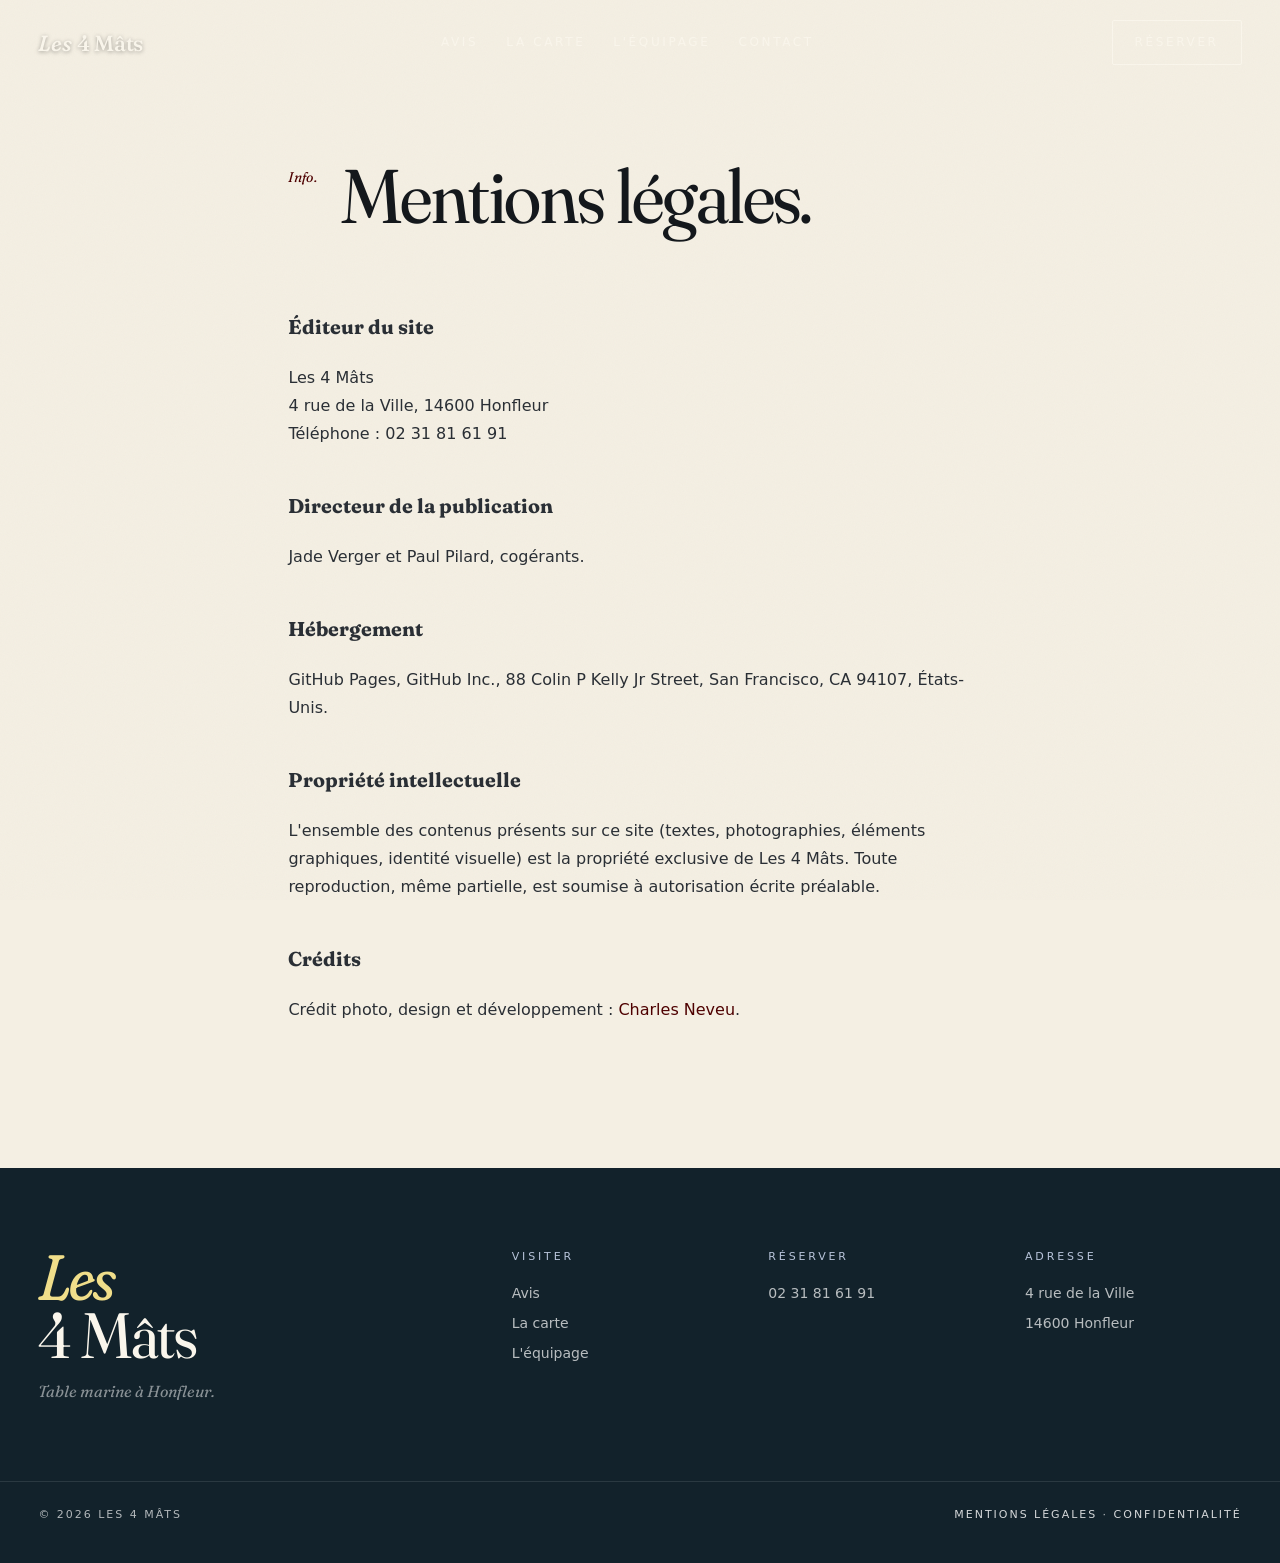
<file: mentions-legales.html>
<!DOCTYPE html>
<html lang="fr">
<head>
<meta charset="UTF-8">
<meta name="viewport" content="width=device-width, initial-scale=1.0">
<title>Mentions légales · Les 4 Mâts</title>
<meta name="robots" content="noindex,follow">
<link rel="preload" href="https://fonts.googleapis.com/css2?family=Fraunces:ital,opsz,wght,SOFT,WONK@0,9..144,300..900,0..100,0..1&display=swap" as="style" onload="this.onload=null;this.rel='stylesheet'">
<link rel="preload" href="https://api.fontshare.com/v2/css?f[]=satoshi@300,400,500,700&display=swap" as="style" onload="this.onload=null;this.rel='stylesheet'">
<noscript><link rel="stylesheet" href="https://fonts.googleapis.com/css2?family=Fraunces:ital,opsz,wght,SOFT,WONK@0,9..144,300..900,0..100,0..1&display=swap"><link rel="stylesheet" href="https://api.fontshare.com/v2/css?f[]=satoshi@300,400,500,700&display=swap"></noscript>
<link rel="stylesheet" href="assets/css/style.css">
<link rel="icon" type="image/webp" href="assets/logo.webp">

<link rel="canonical" href="https://charle-com.github.io/les4mats-honfleur/mentions-legales.html">
<meta name="theme-color" content="#F4EFE3">
<meta name="twitter:card" content="summary_large_image">
<meta name="twitter:title" content="Mentions légales · Les 4 Mâts">
<meta name="twitter:description" content="Table marine à Honfleur. Poissons du jour, plateaux de fruits de mer, cuisine de port tenue par une jeune brigade.">
<meta name="twitter:image" content="https://charle-com.github.io/les4mats-honfleur/assets/facade.webp">
<meta property="og:url" content="https://charle-com.github.io/les4mats-honfleur/mentions-legales.html">

<link rel="alternate" hreflang="fr" href="https://charle-com.github.io/les4mats-honfleur/mentions-legales.html">
<link rel="alternate" hreflang="en" href="https://charle-com.github.io/les4mats-honfleur/en/legal.html">
<link rel="alternate" hreflang="x-default" href="https://charle-com.github.io/les4mats-honfleur/mentions-legales.html">
<script type="application/ld+json">
{
  "@context": "https://schema.org",
  "@type": "BreadcrumbList",
  "itemListElement": [
    {
      "@type": "ListItem",
      "position": 1,
      "name": "Accueil",
      "item": "https://charle-com.github.io/les4mats-honfleur/"
    },
    {
      "@type": "ListItem",
      "position": 2,
      "name": "Mentions légales",
      "item": "https://charle-com.github.io/les4mats-honfleur/mentions-legales.html"
    }
  ]
}
</script>
</head>
<body>

<header class="site-header" id="siteHeader">
  <a href="index.html" class="brand"><em>Les</em> 4 Mâts</a>
  <nav class="nav">
    <a href="index.html#avis">Avis</a>
    <a href="index.html#carte">La carte</a>
    <a href="index.html#equipage">L'équipage</a>
    <a href="index.html#contact">Contact</a>
  </nav>
  <a href="index.html#contact" class="cta">Réserver</a>
  <button class="burger" aria-label="Menu" aria-expanded="false"><span></span><span></span><span></span></button>
</header>

<nav class="nav-overlay" id="navOverlay" aria-hidden="true">
  <button class="nav-overlay__close" type="button" aria-label="Fermer le menu"><span></span><span></span></button>
  <div class="nav-overlay__links">
    <a href="index.html#avis">Les <em>avis</em></a>
    <a href="index.html#carte">La <em>carte</em></a>
    <a href="index.html#equipage">L'<em>équipage</em></a>
    <a href="index.html#carnet">Le <em>carnet</em></a>
    <a href="index.html#contact"><em>Contact</em></a>
    <a href="index.html#reserver"><em>Réserver</em></a>
  </div>
  <div class="nav-overlay__foot">
    <span>4 rue de la Ville · 14600 Honfleur</span>
    <a href="tel:+33231816191">02 31 81 61 91</a>
    <div class="nav-overlay__lang">
      <a href="/les4mats-honfleur/" class="is-active" aria-current="page">Français</a>
      <a href="/les4mats-honfleur/en/">English</a>
    </div>
    </div>
</nav>


<section class="concept" style="padding-top: 160px;">
  <div class="wrap" style="max-width: 780px;">
    <div class="section-head is-visible">
      <span class="num">Info.</span>
      <div class="titles">
        <h1>Mentions légales.</h1>
      </div>
    </div>

    <div style="font-family: var(--ff-body); line-height: 1.75; color: var(--ink-soft);">
      <h3 style="font-family: var(--ff-display); font-variation-settings: 'opsz' 30, 'SOFT' 40; font-size: 20px; margin-top: 40px;">Éditeur du site</h3>
      <p>Les 4 Mâts<br>4 rue de la Ville, 14600 Honfleur<br>Téléphone : 02 31 81 61 91</p>

      <h3 style="font-family: var(--ff-display); font-variation-settings: 'opsz' 30, 'SOFT' 40; font-size: 20px; margin-top: 40px;">Directeur de la publication</h3>
      <p>Jade Verger et Paul Pilard, cogérants.</p>

      <h3 style="font-family: var(--ff-display); font-variation-settings: 'opsz' 30, 'SOFT' 40; font-size: 20px; margin-top: 40px;">Hébergement</h3>
      <p>GitHub Pages, GitHub Inc., 88 Colin P Kelly Jr Street, San Francisco, CA 94107, États-Unis.</p>

      <h3 style="font-family: var(--ff-display); font-variation-settings: 'opsz' 30, 'SOFT' 40; font-size: 20px; margin-top: 40px;">Propriété intellectuelle</h3>
      <p>L'ensemble des contenus présents sur ce site (textes, photographies, éléments graphiques, identité visuelle) est la propriété exclusive de Les 4 Mâts. Toute reproduction, même partielle, est soumise à autorisation écrite préalable.</p>

      <h3 style="font-family: var(--ff-display); font-variation-settings: 'opsz' 30, 'SOFT' 40; font-size: 20px; margin-top: 40px;">Crédits</h3>
      <p>Crédit photo, design et développement : <a href="https://charlesneveu.fr" style="color: var(--accent);" target="_blank" rel="noopener">Charles Neveu</a>.</p>
    </div>
  </div>
</section>

<footer class="site-footer">
  <div class="wrap">
    <div><p class="site-footer__brand"><em>Les</em><br>4 Mâts</p><p class="site-footer__tag">Table marine à Honfleur.</p></div>
    <div><h4>Visiter</h4><ul><li><a href="index.html#avis">Avis</a></li><li><a href="index.html#carte">La carte</a></li><li><a href="index.html#equipage">L'équipage</a></li></ul></div>
    <div><h4>Réserver</h4><ul><li><a href="tel:+33231816191">02 31 81 61 91</a></li></ul></div>
    <div><h4>Adresse</h4><ul><li>4 rue de la Ville</li><li>14600 Honfleur</li></ul></div>
  </div>
  <div class="site-footer__bottom">
    <span>© 2026 Les 4 Mâts</span>
    <span><a href="mentions-legales.html">Mentions légales</a> · <a href="confidentialite.html">Confidentialité</a></span>
  </div>
</footer>
</body>
</html>
</file>
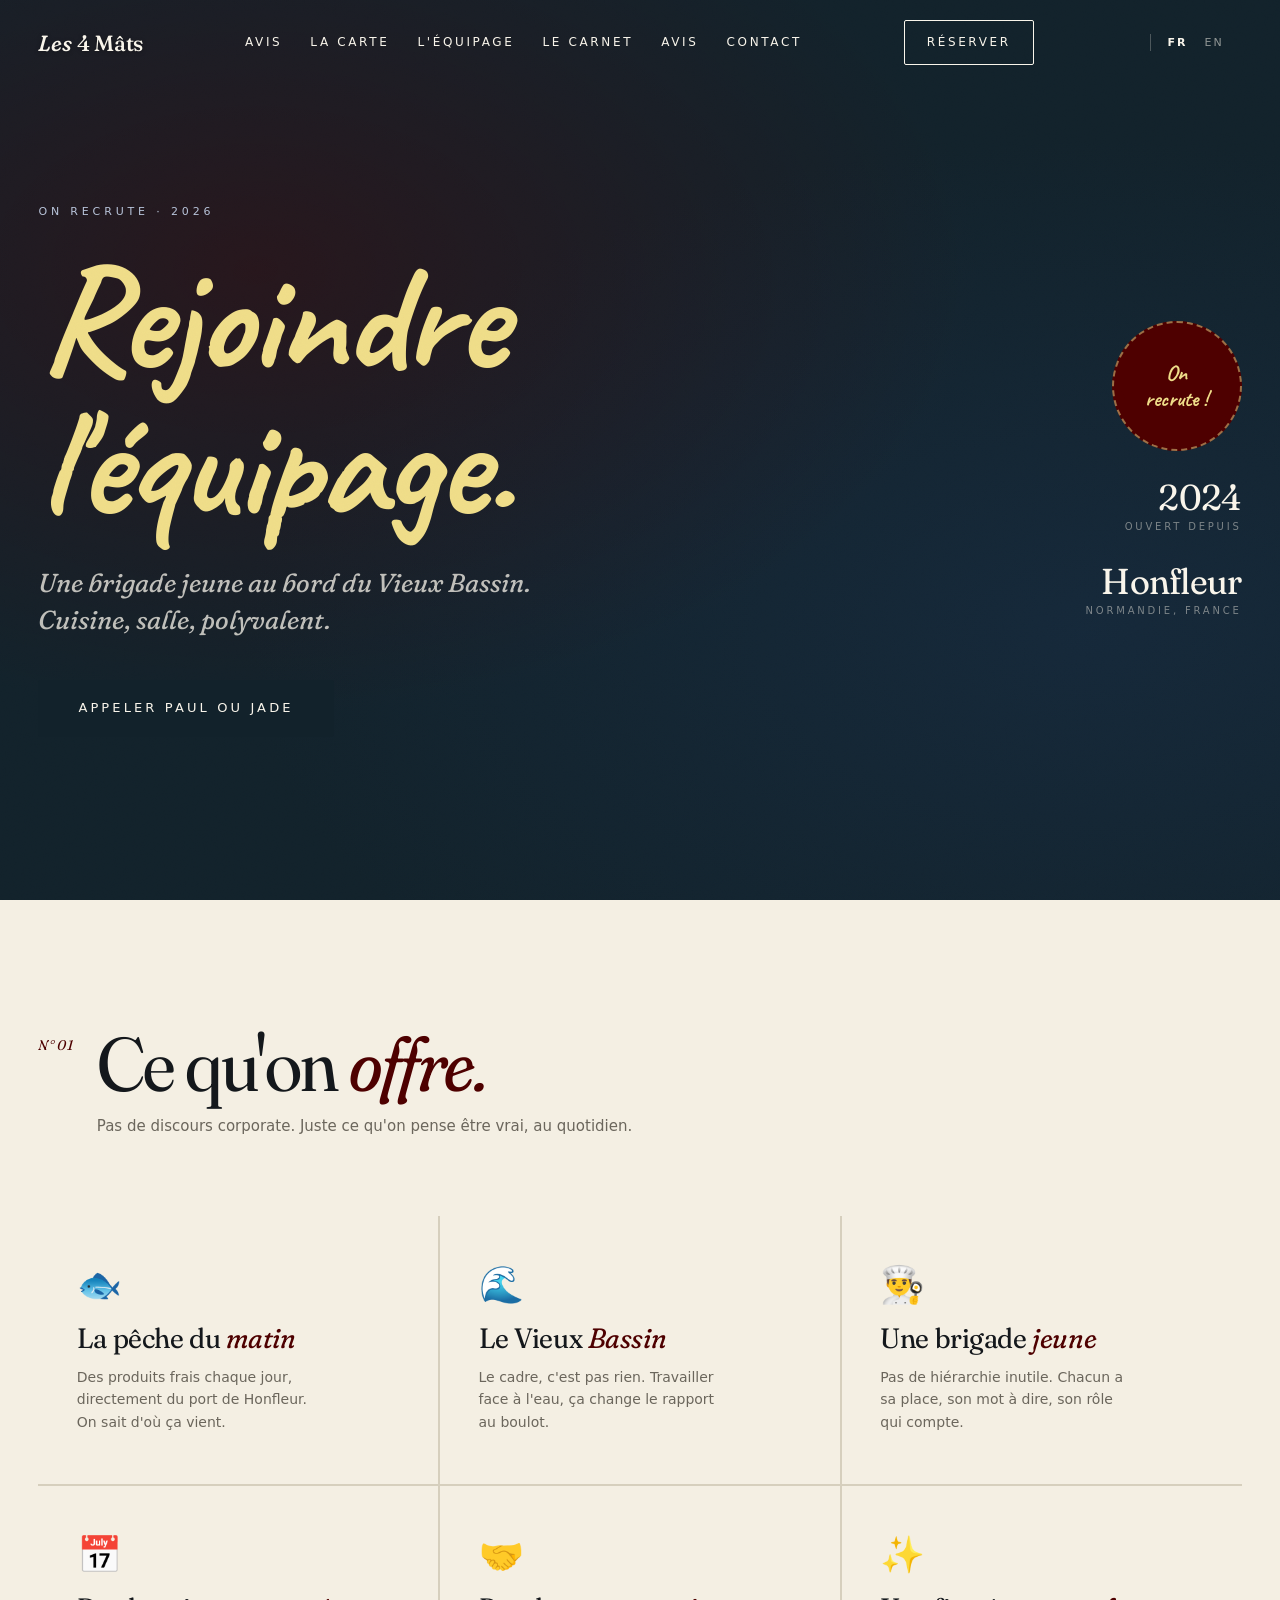
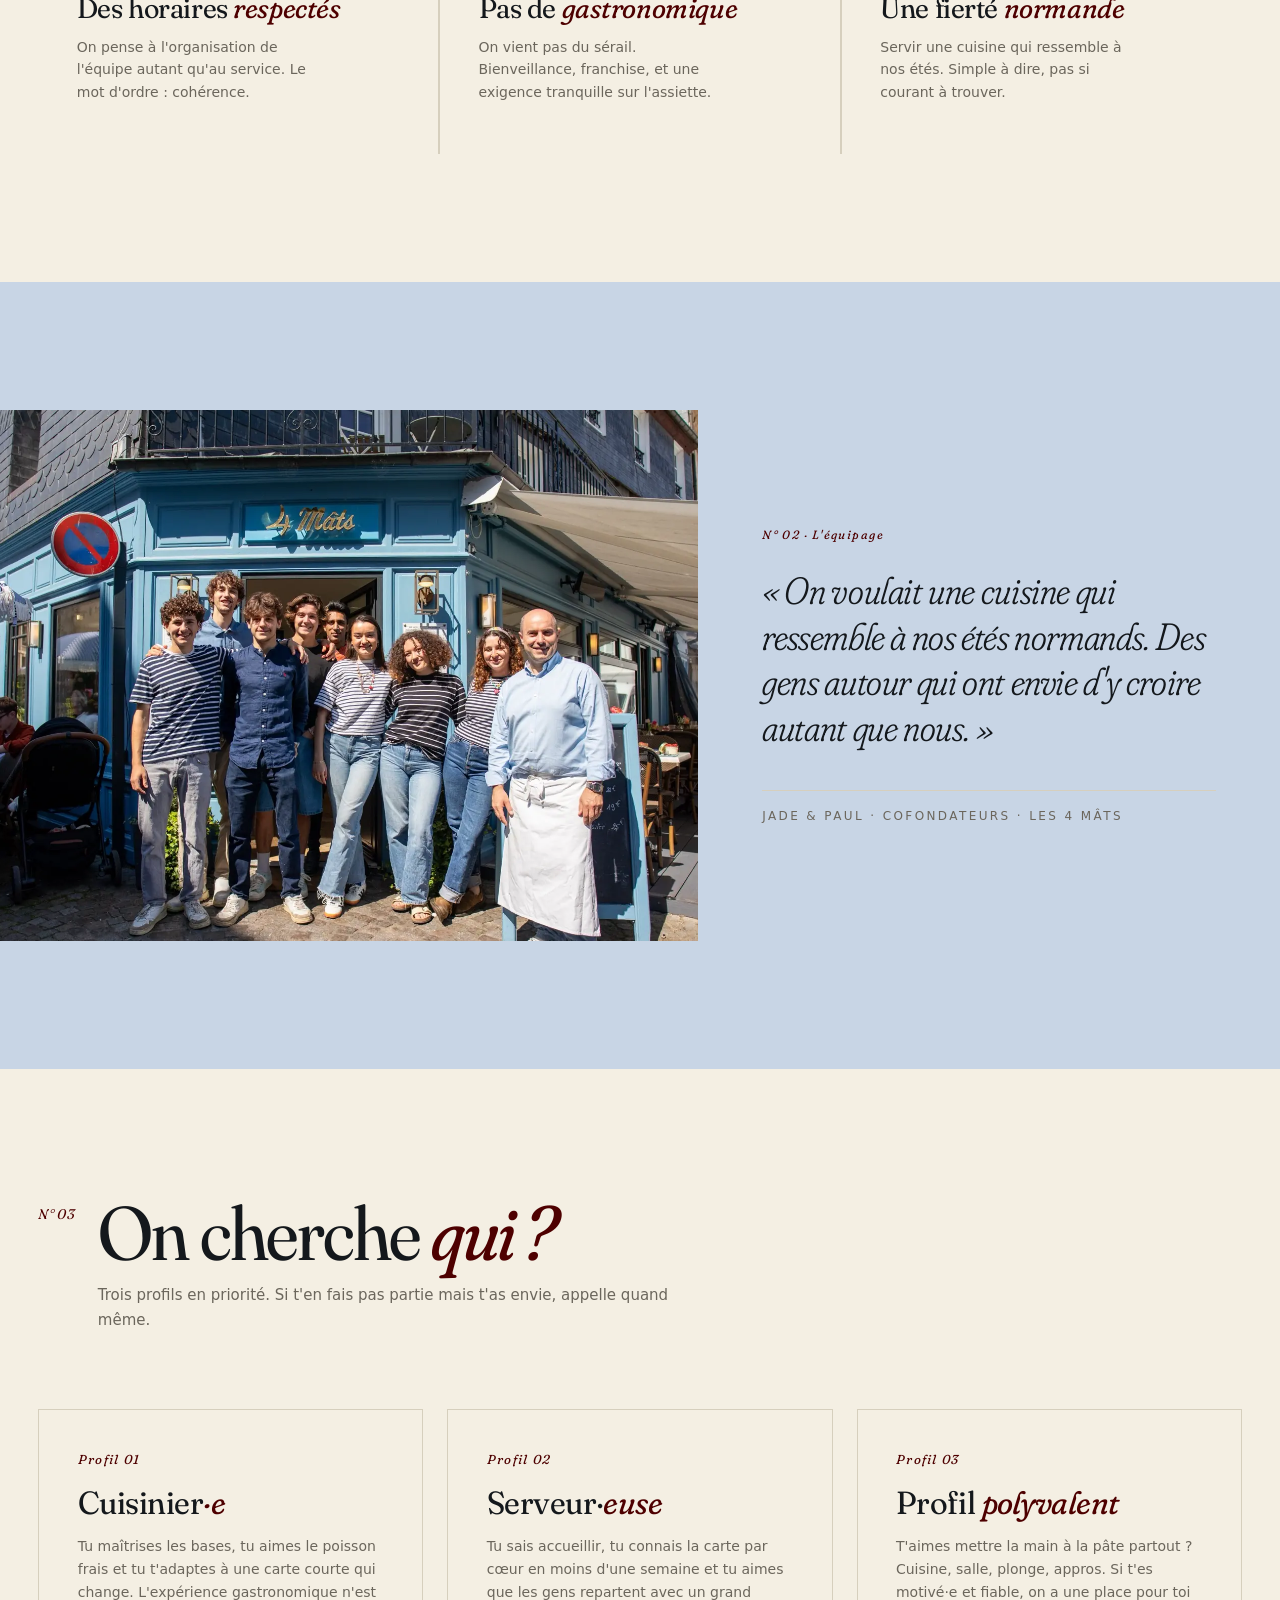
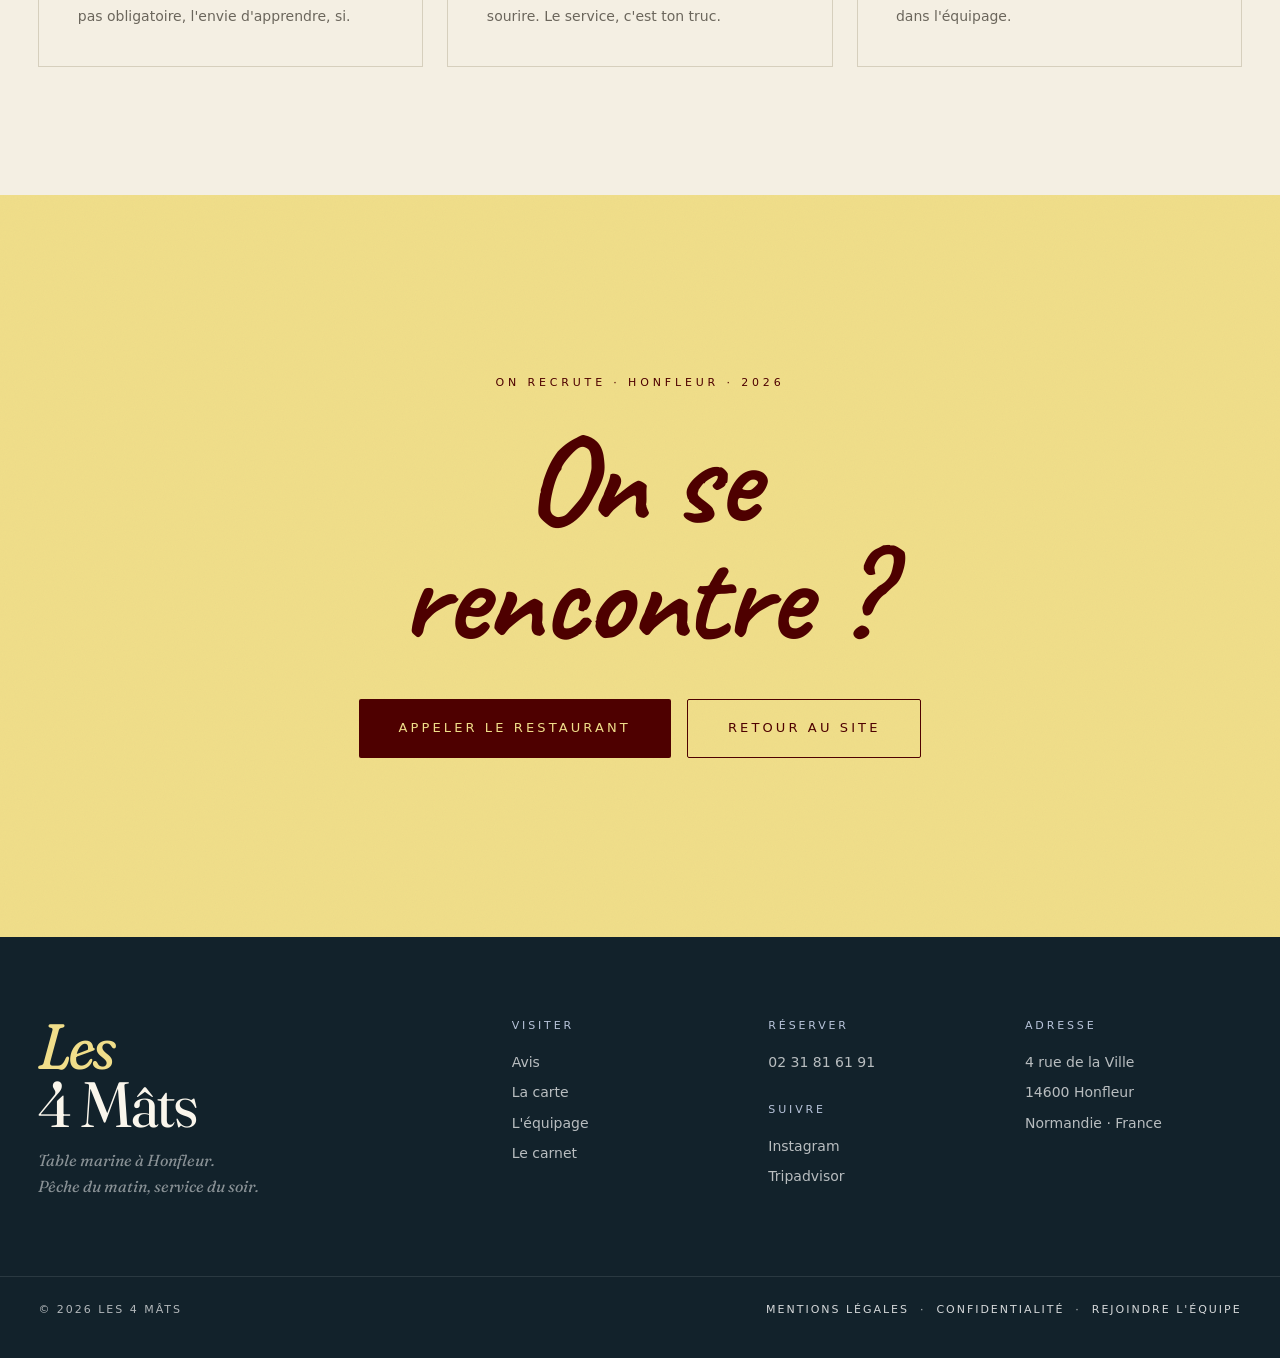
<file: recrute.html>
<!DOCTYPE html>
<html lang="fr">
<head>
<meta charset="UTF-8">
<meta name="viewport" content="width=device-width, initial-scale=1.0">
<title>Les 4 Mâts · Rejoindre l'équipage | Honfleur</title>
<meta name="description" content="On recrute ! Rejoins une brigade jeune au bord du Vieux Bassin d'Honfleur. Cuisine, salle, polyvalent.">

<meta property="og:type" content="website">
<meta property="og:title" content="Les 4 Mâts · Rejoindre l'équipage | Honfleur">
<meta property="og:description" content="On recrute ! Rejoins une brigade jeune au bord du Vieux Bassin d'Honfleur. Cuisine, salle, polyvalent.">
<meta property="og:image" content="assets/facade.webp">
<meta property="og:locale" content="fr_FR">
<meta property="og:url" content="https://charle-com.github.io/les4mats-honfleur/recrute.html">

<link rel="preconnect" href="https://fonts.googleapis.com">
<link rel="preconnect" href="https://fonts.gstatic.com" crossorigin>
<link rel="preconnect" href="https://api.fontshare.com">

<link rel="preload" as="image" href="assets/facade.webp" type="image/webp" fetchpriority="high">
<link rel="preload" as="image" href="assets/l_equipe.webp" type="image/webp">

<link rel="icon" type="image/webp" href="assets/logo.webp">
<link rel="apple-touch-icon" href="assets/logo.jpg">

<link rel="preload" href="https://fonts.googleapis.com/css2?family=Fraunces:ital,opsz,wght,SOFT,WONK@0,9..144,300..900,0..100,0..1&display=swap" as="style" onload="this.onload=null;this.rel='stylesheet'">
<link rel="preload" href="https://api.fontshare.com/v2/css?f[]=satoshi@300,400,500,700&display=swap" as="style" onload="this.onload=null;this.rel='stylesheet'">
<link rel="preload" href="https://fonts.googleapis.com/css2?family=Caveat:wght@700&display=swap" as="style" onload="this.onload=null;this.rel='stylesheet'">
<noscript><link rel="stylesheet" href="https://fonts.googleapis.com/css2?family=Fraunces:ital,opsz,wght,SOFT,WONK@0,9..144,300..900,0..100,0..1&display=swap"><link rel="stylesheet" href="https://api.fontshare.com/v2/css?f[]=satoshi@300,400,500,700&display=swap"><link rel="stylesheet" href="https://fonts.googleapis.com/css2?family=Caveat:wght@700&display=swap"></noscript>
<link rel="stylesheet" href="assets/css/style.css">
<noscript><style>.reveal{opacity:1 !important;transform:none !important}</style></noscript>

<link rel="canonical" href="https://charle-com.github.io/les4mats-honfleur/recrute.html">
<link rel="alternate" hreflang="fr" href="https://charle-com.github.io/les4mats-honfleur/recrute.html">
<link rel="alternate" hreflang="en" href="https://charle-com.github.io/les4mats-honfleur/en/jobs.html">
<meta name="theme-color" content="#F4EFE3">

<style>
.recrute-hero {
  min-height: 100vh;
  background: var(--bg-deep);
  color: var(--cream-hi);
  position: relative;
  overflow: hidden;
  display: flex;
  align-items: center;
  padding: 120px 0 80px;
}
.recrute-hero__bg {
  position: absolute;
  inset: 0;
  background:
    radial-gradient(ellipse at 20% 30%, rgba(78,0,0,0.35), transparent 50%),
    radial-gradient(ellipse at 85% 70%, rgba(26,50,80,0.4), transparent 55%);
  pointer-events: none;
}
.recrute-hero__bg::after {
  content: "";
  position: absolute;
  inset: 0;
  opacity: 0.035;
  background-image: url("data:image/svg+xml,%3Csvg xmlns='http://www.w3.org/2000/svg' width='300' height='300'%3E%3Cfilter id='n'%3E%3CfeTurbulence type='fractalNoise' baseFrequency='0.9' numOctaves='3' stitchTiles='stitch'/%3E%3C/filter%3E%3Crect width='100%25' height='100%25' filter='url(%23n)'/%3E%3C/svg%3E");
  mix-blend-mode: overlay;
}
.recrute-hero__wrap {
  display: grid;
  grid-template-columns: 1fr auto;
  gap: 60px;
  align-items: center;
  position: relative;
  z-index: 1;
  width: 100%;
}
.recrute-hero__eyebrow {
  display: block;
  font-family: var(--ff-body);
  font-size: 11px;
  letter-spacing: 0.35em;
  text-transform: uppercase;
  color: var(--marine);
  font-weight: 500;
  margin-bottom: 24px;
}
.recrute-hero__titre {
  font-family: var(--ff-script);
  font-size: clamp(64px, 12vw, 160px);
  font-weight: 700;
  line-height: 0.95;
  color: var(--sun);
  margin: 0 0 28px;
  letter-spacing: -0.02em;
}
.recrute-hero__tagline {
  font-family: var(--ff-display);
  font-style: italic;
  font-size: clamp(18px, 2.2vw, 26px);
  color: rgba(250,246,236,0.75);
  line-height: 1.45;
  margin: 0;
  font-variation-settings: "opsz" 30, "SOFT" 100;
  max-width: 36ch;
}
.recrute-hero__aside {
  display: flex;
  flex-direction: column;
  align-items: flex-end;
  gap: 28px;
}
.recrute-hero__sticker {
  width: 130px;
  height: 130px;
  border-radius: 50%;
  border: 2px dashed rgba(240,222,138,0.5);
  background: var(--accent);
  color: var(--sun);
  font-family: var(--ff-script);
  font-size: 22px;
  font-weight: 700;
  line-height: 1.2;
  display: flex;
  align-items: center;
  justify-content: center;
  text-align: center;
  animation: spin-slow 20s linear infinite;
  flex-shrink: 0;
}
@keyframes spin-slow {
  from { transform: rotate(0deg); }
  to { transform: rotate(360deg); }
}
.recrute-hero__stat {
  text-align: right;
}
.recrute-hero__stat-num {
  display: block;
  font-family: var(--ff-display);
  font-size: clamp(22px, 3vw, 36px);
  font-weight: 400;
  font-variation-settings: "opsz" 60, "SOFT" 50, "WONK" 1;
  color: var(--cream-hi);
  line-height: 1;
  letter-spacing: -0.02em;
}
.recrute-hero__stat-label {
  display: block;
  font-family: var(--ff-body);
  font-size: 10px;
  letter-spacing: 0.28em;
  text-transform: uppercase;
  color: rgba(250,246,236,0.45);
  margin-top: 4px;
}

.recrute-avantages {
  background: var(--bg);
  padding: clamp(80px, 10vw, 140px) 0;
}
.recrute-avantages__grid {
  display: grid;
  grid-template-columns: repeat(3, 1fr);
  gap: 2px;
  margin-top: clamp(40px, 6vw, 80px);
  background: var(--line);
}
.avantage-card {
  background: var(--bg);
  padding: clamp(32px, 4vw, 56px) clamp(24px, 3vw, 44px);
  transition: background 0.35s var(--ease);
}
.avantage-card:hover { background: var(--cream-hi); }
.avantage-card__emoji {
  font-size: 36px;
  line-height: 1;
  display: block;
  margin-bottom: 20px;
}
.avantage-card__titre {
  font-family: var(--ff-display);
  font-weight: 400;
  font-size: clamp(20px, 2.2vw, 28px);
  line-height: 1.1;
  letter-spacing: -0.015em;
  color: var(--ink);
  margin: 0 0 12px;
  font-variation-settings: "opsz" 60, "SOFT" 40, "WONK" 1;
}
.avantage-card__titre em {
  font-style: italic;
  color: var(--accent);
  font-variation-settings: "opsz" 60, "SOFT" 100, "WONK" 1;
}
.avantage-card__desc {
  font-family: var(--ff-body);
  font-size: 14px;
  color: var(--muted);
  line-height: 1.6;
  margin: 0;
  max-width: 28ch;
}

.recrute-equipe {
  background: var(--bg-mist);
  overflow: hidden;
}
.recrute-equipe__grid {
  display: grid;
  grid-template-columns: 6fr 5fr;
  gap: 0;
  align-items: stretch;
}
.recrute-equipe__image {
  position: relative;
  overflow: hidden;
  min-height: 500px;
}
.recrute-equipe__image img {
  width: 100%; height: 100%;
  object-fit: cover;
  display: block;
  transition: transform 1.2s var(--ease);
}
.recrute-equipe:hover .recrute-equipe__image img { transform: scale(1.03); }
.recrute-equipe__text {
  padding: clamp(60px, 8vw, 120px) clamp(40px, 5vw, 80px);
  display: flex;
  flex-direction: column;
  justify-content: center;
}
.recrute-equipe__num {
  font-family: var(--ff-display);
  font-style: italic;
  font-size: 12px;
  color: var(--accent);
  letter-spacing: 0.12em;
  margin-bottom: 24px;
  font-variation-settings: "opsz" 14, "SOFT" 100;
}
.recrute-equipe__quote {
  font-family: var(--ff-display);
  font-weight: 300;
  font-style: italic;
  font-variation-settings: "opsz" 120, "SOFT" 100, "WONK" 1;
  font-size: clamp(24px, 3vw, 38px);
  line-height: 1.2;
  color: var(--ink);
  margin: 0 0 28px;
  letter-spacing: -0.01em;
}
.recrute-equipe__sig {
  font-family: var(--ff-body);
  font-size: 12px;
  letter-spacing: 0.2em;
  text-transform: uppercase;
  color: var(--muted);
  font-weight: 500;
  border-top: 1px solid var(--line);
  padding-top: 16px;
}

.recrute-profils {
  background: var(--bg);
  padding: clamp(80px, 10vw, 140px) 0;
}
.recrute-profils__grid {
  display: grid;
  grid-template-columns: repeat(3, 1fr);
  gap: 24px;
  margin-top: clamp(40px, 6vw, 70px);
}
.profil-card {
  border: 1px solid var(--line);
  padding: clamp(28px, 3vw, 44px);
  position: relative;
  transition: border-color 0.3s var(--ease), transform 0.3s var(--ease);
}
.profil-card:hover { border-color: var(--accent); transform: translateY(-4px); }
.profil-card__num {
  font-family: var(--ff-display);
  font-style: italic;
  font-size: 13px;
  color: var(--accent);
  letter-spacing: 0.1em;
  display: block;
  margin-bottom: 16px;
  font-variation-settings: "opsz" 14, "SOFT" 100;
}
.profil-card__titre {
  font-family: var(--ff-display);
  font-weight: 400;
  font-size: clamp(24px, 2.5vw, 32px);
  line-height: 1.05;
  color: var(--ink);
  margin: 0 0 16px;
  letter-spacing: -0.015em;
  font-variation-settings: "opsz" 60, "SOFT" 40, "WONK" 1;
}
.profil-card__titre em {
  font-style: italic;
  color: var(--accent);
  font-variation-settings: "opsz" 60, "SOFT" 100, "WONK" 1;
}
.profil-card__desc {
  font-family: var(--ff-body);
  font-size: 14px;
  color: var(--muted);
  line-height: 1.65;
  margin: 0;
}

.recrute-cta-final {
  background: var(--sun);
  color: var(--bg-deep);
  text-align: center;
  padding: clamp(100px, 14vw, 180px) 0;
  position: relative;
  overflow: hidden;
}
.recrute-cta-final::before {
  content: "";
  position: absolute;
  inset: 0;
  opacity: 0.04;
  background-image: url("data:image/svg+xml,%3Csvg xmlns='http://www.w3.org/2000/svg' width='300' height='300'%3E%3Cfilter id='n'%3E%3CfeTurbulence type='fractalNoise' baseFrequency='0.9' numOctaves='3' stitchTiles='stitch'/%3E%3C/filter%3E%3Crect width='100%25' height='100%25' filter='url(%23n)'/%3E%3C/svg%3E");
  mix-blend-mode: multiply;
  pointer-events: none;
}
.recrute-cta-final__eyebrow {
  display: block;
  font-family: var(--ff-body);
  font-size: 11px;
  letter-spacing: 0.35em;
  text-transform: uppercase;
  color: var(--accent);
  font-weight: 500;
  margin-bottom: 28px;
  position: relative;
  z-index: 1;
}
.recrute-cta-final__titre {
  font-family: var(--ff-script);
  font-size: clamp(54px, 10vw, 130px);
  font-weight: 700;
  color: var(--accent);
  line-height: 0.92;
  margin: 0 0 44px;
  letter-spacing: -0.02em;
  position: relative;
  z-index: 1;
}
.recrute-cta-final__actions {
  display: flex;
  gap: 16px;
  justify-content: center;
  flex-wrap: wrap;
  position: relative;
  z-index: 1;
}
.btn-recrute-primary {
  display: inline-flex;
  align-items: center;
  gap: 12px;
  padding: 18px 40px;
  background: var(--accent);
  color: var(--sun);
  font-family: var(--ff-body);
  font-size: 13px;
  letter-spacing: 0.24em;
  text-transform: uppercase;
  font-weight: 500;
  border-radius: var(--radius);
  transition: transform 0.3s var(--ease), background 0.3s var(--ease);
}
.btn-recrute-primary:hover { background: var(--bg-deep); transform: translateY(-2px); }
.btn-recrute-ghost {
  display: inline-flex;
  align-items: center;
  gap: 12px;
  padding: 18px 40px;
  background: transparent;
  color: var(--accent);
  border: 1px solid var(--accent);
  font-family: var(--ff-body);
  font-size: 13px;
  letter-spacing: 0.24em;
  text-transform: uppercase;
  font-weight: 500;
  border-radius: var(--radius);
  transition: transform 0.3s var(--ease), background 0.3s var(--ease), color 0.3s var(--ease);
}
.btn-recrute-ghost:hover { background: var(--accent); color: var(--sun); transform: translateY(-2px); }

@media (max-width: 960px) {
  .recrute-hero__wrap { grid-template-columns: 1fr; gap: 40px; }
  .recrute-hero__aside { align-items: flex-start; flex-direction: row; flex-wrap: wrap; gap: 20px; }
  .recrute-avantages__grid { grid-template-columns: 1fr 1fr; }
  .recrute-equipe__grid { grid-template-columns: 1fr; }
  .recrute-equipe__image { min-height: 340px; }
  .recrute-profils__grid { grid-template-columns: 1fr; gap: 16px; }
}
@media (max-width: 640px) {
  .recrute-hero { padding: 100px 0 60px; }
  .recrute-hero__titre { font-size: clamp(52px, 16vw, 96px); }
  .recrute-avantages__grid { grid-template-columns: 1fr; }
  .recrute-hero__sticker { width: 100px; height: 100px; font-size: 17px; }
  .recrute-cta-final__titre { font-size: clamp(48px, 14vw, 80px); }
  .recrute-cta-final__actions { flex-direction: column; padding: 0 20px; }
  .btn-recrute-primary, .btn-recrute-ghost { width: 100%; justify-content: center; }
}
</style>
</head>
<body>

<header class="site-header" id="siteHeader">
  <a href="index.html" class="brand"><em>Les</em> 4 Mâts</a>
  <nav class="nav">
    <a href="index.html#avis">Avis</a>
    <a href="index.html#carte">La carte</a>
    <a href="index.html#equipage">L'équipage</a>
    <a href="index.html#carnet">Le carnet</a>
    <a href="index.html#avis">Avis</a>
    <a href="index.html#contact">Contact</a>
  </nav>
  <a href="index.html#reserver" class="cta">Réserver</a>
  <div class="lang-switch"><a href="recrute.html" class="is-active" aria-current="page">FR</a><a href="en/jobs.html">EN</a></div>
  <button class="burger" aria-label="Menu" aria-expanded="false"><span></span><span></span><span></span></button>
</header>

<nav class="nav-overlay" id="navOverlay" aria-hidden="true">
  <button class="nav-overlay__close" type="button" aria-label="Fermer le menu"><span></span><span></span></button>
  <div class="nav-overlay__links">
    <a href="index.html#avis">Les <em>avis</em></a>
    <a href="index.html#carte">La <em>carte</em></a>
    <a href="index.html#equipage">L'<em>équipage</em></a>
    <a href="index.html#carnet">Le <em>carnet</em></a>
    <a href="index.html#avis">Les <em>avis</em></a>
    <a href="index.html#contact"><em>Contact</em></a>
    <a href="index.html#reserver"><em>Réserver</em></a>
  </div>
  <div class="nav-overlay__foot">
    <span>4 rue de la Ville · 14600 Honfleur</span>
    <a href="tel:+33231816191">02 31 81 61 91</a>
    <div class="nav-overlay__lang">
      <a href="recrute.html" class="is-active" aria-current="page">Français</a>
      <a href="en/jobs.html">English</a>
    </div>
  </div>
</nav>

<main>

<section class="recrute-hero">
  <div class="recrute-hero__bg" aria-hidden="true"></div>
  <div class="recrute-hero__wrap wrap">
    <div class="recrute-hero__content">
      <span class="recrute-hero__eyebrow">On recrute · 2026</span>
      <h1 class="recrute-hero__titre">Rejoindre<br>l'équipage.</h1>
      <p class="recrute-hero__tagline">Une brigade jeune au bord du Vieux Bassin.<br>Cuisine, salle, polyvalent.</p>
      <a href="tel:+33231816191" class="btn-primary recrute-hero__cta" style="margin-top: 40px;">Appeler Paul ou Jade</a>
    </div>
    <div class="recrute-hero__aside">
      <div class="recrute-hero__sticker" aria-hidden="true">On<br>recrute !</div>
      <div class="recrute-hero__stat">
        <span class="recrute-hero__stat-num">2024</span>
        <span class="recrute-hero__stat-label">Ouvert depuis</span>
      </div>
      <div class="recrute-hero__stat">
        <span class="recrute-hero__stat-num">Honfleur</span>
        <span class="recrute-hero__stat-label">Normandie, France</span>
      </div>
    </div>
  </div>
</section>

<section class="recrute-avantages">
  <div class="wrap">
    <div class="section-head reveal">
      <span class="num">N° 01</span>
      <div class="titles">
        <h2>Ce qu'on <em>offre.</em></h2>
        <p>Pas de discours corporate. Juste ce qu'on pense être vrai, au quotidien.</p>
      </div>
    </div>
    <div class="recrute-avantages__grid">
      <div class="avantage-card reveal">
        <span class="avantage-card__emoji">🐟</span>
        <h3 class="avantage-card__titre">La pêche du <em>matin</em></h3>
        <p class="avantage-card__desc">Des produits frais chaque jour, directement du port de Honfleur. On sait d'où ça vient.</p>
      </div>
      <div class="avantage-card reveal" style="--delay:.08s;">
        <span class="avantage-card__emoji">🌊</span>
        <h3 class="avantage-card__titre">Le Vieux <em>Bassin</em></h3>
        <p class="avantage-card__desc">Le cadre, c'est pas rien. Travailler face à l'eau, ça change le rapport au boulot.</p>
      </div>
      <div class="avantage-card reveal" style="--delay:.16s;">
        <span class="avantage-card__emoji">👨‍🍳</span>
        <h3 class="avantage-card__titre">Une brigade <em>jeune</em></h3>
        <p class="avantage-card__desc">Pas de hiérarchie inutile. Chacun a sa place, son mot à dire, son rôle qui compte.</p>
      </div>
      <div class="avantage-card reveal" style="--delay:.24s;">
        <span class="avantage-card__emoji">📅</span>
        <h3 class="avantage-card__titre">Des horaires <em>respectés</em></h3>
        <p class="avantage-card__desc">On pense à l'organisation de l'équipe autant qu'au service. Le mot d'ordre : cohérence.</p>
      </div>
      <div class="avantage-card reveal" style="--delay:.32s;">
        <span class="avantage-card__emoji">🤝</span>
        <h3 class="avantage-card__titre">Pas de <em>gastronomique</em></h3>
        <p class="avantage-card__desc">On vient pas du sérail. Bienveillance, franchise, et une exigence tranquille sur l'assiette.</p>
      </div>
      <div class="avantage-card reveal" style="--delay:.40s;">
        <span class="avantage-card__emoji">✨</span>
        <h3 class="avantage-card__titre">Une fierté <em>normande</em></h3>
        <p class="avantage-card__desc">Servir une cuisine qui ressemble à nos étés. Simple à dire, pas si courant à trouver.</p>
      </div>
    </div>
  </div>
</section>

<section class="recrute-equipe">
  <div class="recrute-equipe__grid">
    <div class="recrute-equipe__image reveal">
      <picture>
        <source srcset="assets/l_equipe.webp" type="image/webp">
        <img src="assets/l_equipe.jpeg" alt="La brigade des 4 Mâts" loading="lazy">
      </picture>
    </div>
    <div class="recrute-equipe__text reveal" style="--delay:.15s;">
      <p class="recrute-equipe__num">N° 02 · L'équipage</p>
      <blockquote class="recrute-equipe__quote">«&nbsp;On voulait une cuisine qui ressemble à nos étés normands. Des gens autour qui ont envie d'y croire autant que nous.&nbsp;»</blockquote>
      <p class="recrute-equipe__sig">Jade &amp; Paul · Cofondateurs · Les 4 Mâts</p>
    </div>
  </div>
</section>

<section class="recrute-profils">
  <div class="wrap">
    <div class="section-head reveal">
      <span class="num">N° 03</span>
      <div class="titles">
        <h2>On cherche <em>qui&nbsp;?</em></h2>
        <p>Trois profils en priorité. Si t'en fais pas partie mais t'as envie, appelle quand même.</p>
      </div>
    </div>
    <div class="recrute-profils__grid">
      <div class="profil-card reveal">
        <span class="profil-card__num">Profil 01</span>
        <h3 class="profil-card__titre">Cuisinier<em>·e</em></h3>
        <p class="profil-card__desc">Tu maîtrises les bases, tu aimes le poisson frais et tu t'adaptes à une carte courte qui change. L'expérience gastronomique n'est pas obligatoire, l'envie d'apprendre, si.</p>
      </div>
      <div class="profil-card reveal" style="--delay:.1s;">
        <span class="profil-card__num">Profil 02</span>
        <h3 class="profil-card__titre">Serveur·<em>euse</em></h3>
        <p class="profil-card__desc">Tu sais accueillir, tu connais la carte par cœur en moins d'une semaine et tu aimes que les gens repartent avec un grand sourire. Le service, c'est ton truc.</p>
      </div>
      <div class="profil-card reveal" style="--delay:.2s;">
        <span class="profil-card__num">Profil 03</span>
        <h3 class="profil-card__titre">Profil <em>polyvalent</em></h3>
        <p class="profil-card__desc">T'aimes mettre la main à la pâte partout ? Cuisine, salle, plonge, appros. Si t'es motivé·e et fiable, on a une place pour toi dans l'équipage.</p>
      </div>
    </div>
  </div>
</section>

<section class="recrute-cta-final">
  <div class="wrap">
    <span class="recrute-cta-final__eyebrow">On recrute · Honfleur · 2026</span>
    <h2 class="recrute-cta-final__titre">On se<br>rencontre ?</h2>
    <div class="recrute-cta-final__actions reveal">
      <a href="tel:+33231816191" class="btn-recrute-primary">Appeler le restaurant</a>
      <a href="index.html" class="btn-recrute-ghost">Retour au site</a>
    </div>
  </div>
</section>

</main>

<footer class="site-footer">
  <div class="wrap">
    <div>
      <p class="site-footer__brand"><em>Les</em><br>4 Mâts</p>
      <p class="site-footer__tag">Table marine à Honfleur.<br>Pêche du matin, service du soir.</p>
    </div>
    <div>
      <h4>Visiter</h4>
      <ul>
        <li><a href="index.html#avis">Avis</a></li>
        <li><a href="index.html#carte">La carte</a></li>
        <li><a href="index.html#equipage">L'équipage</a></li>
        <li><a href="index.html#carnet">Le carnet</a></li>
      </ul>
    </div>
    <div>
      <h4>Réserver</h4>
      <ul><li><a href="tel:+33231816191">02 31 81 61 91</a></li></ul>
      <h4 style="margin-top: 28px;">Suivre</h4>
      <ul>
        <li><a href="https://www.instagram.com/restaurant_4mats/" target="_blank" rel="noopener">Instagram</a></li>
        <li><a href="https://www.tripadvisor.fr/Restaurant_Review-g187189-d27737789-Reviews-4_Mats-Honfleur_Calvados_Basse_Normandie_Normandy.html" target="_blank" rel="noopener">Tripadvisor</a></li>
      </ul>
    </div>
    <div>
      <h4>Adresse</h4>
      <ul>
        <li>4 rue de la Ville</li>
        <li>14600 Honfleur</li>
        <li>Normandie · France</li>
      </ul>
    </div>
  </div>
  <div class="site-footer__bottom">
    <span>© 2026 Les 4 Mâts</span>
    <span>
      <a href="mentions-legales.html">Mentions légales</a>
      &nbsp;·&nbsp;
      <a href="confidentialite.html">Confidentialité</a>
      &nbsp;·&nbsp;
      <a href="recrute.html">Rejoindre l'équipe</a>
    </span>
  </div>
</footer>

<script src="assets/js/main.js"></script>
</body>
</html>
</file>
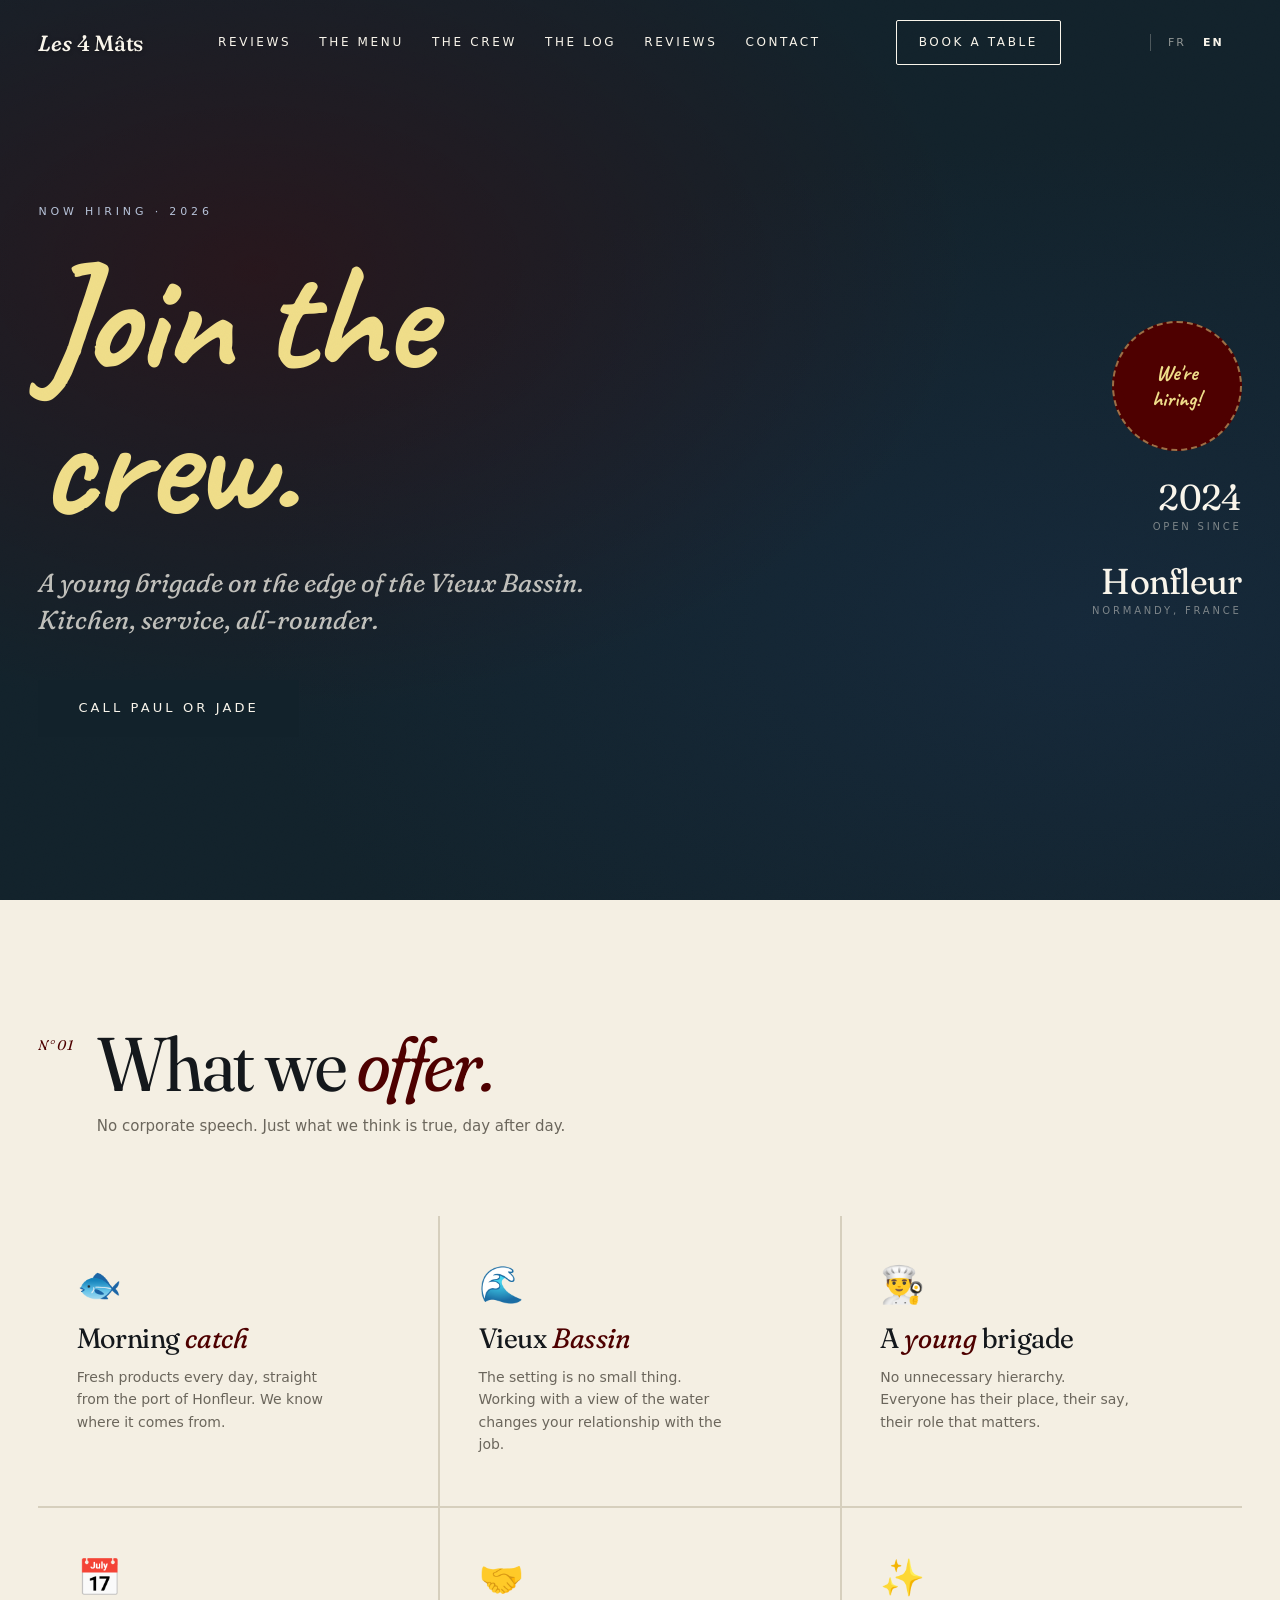
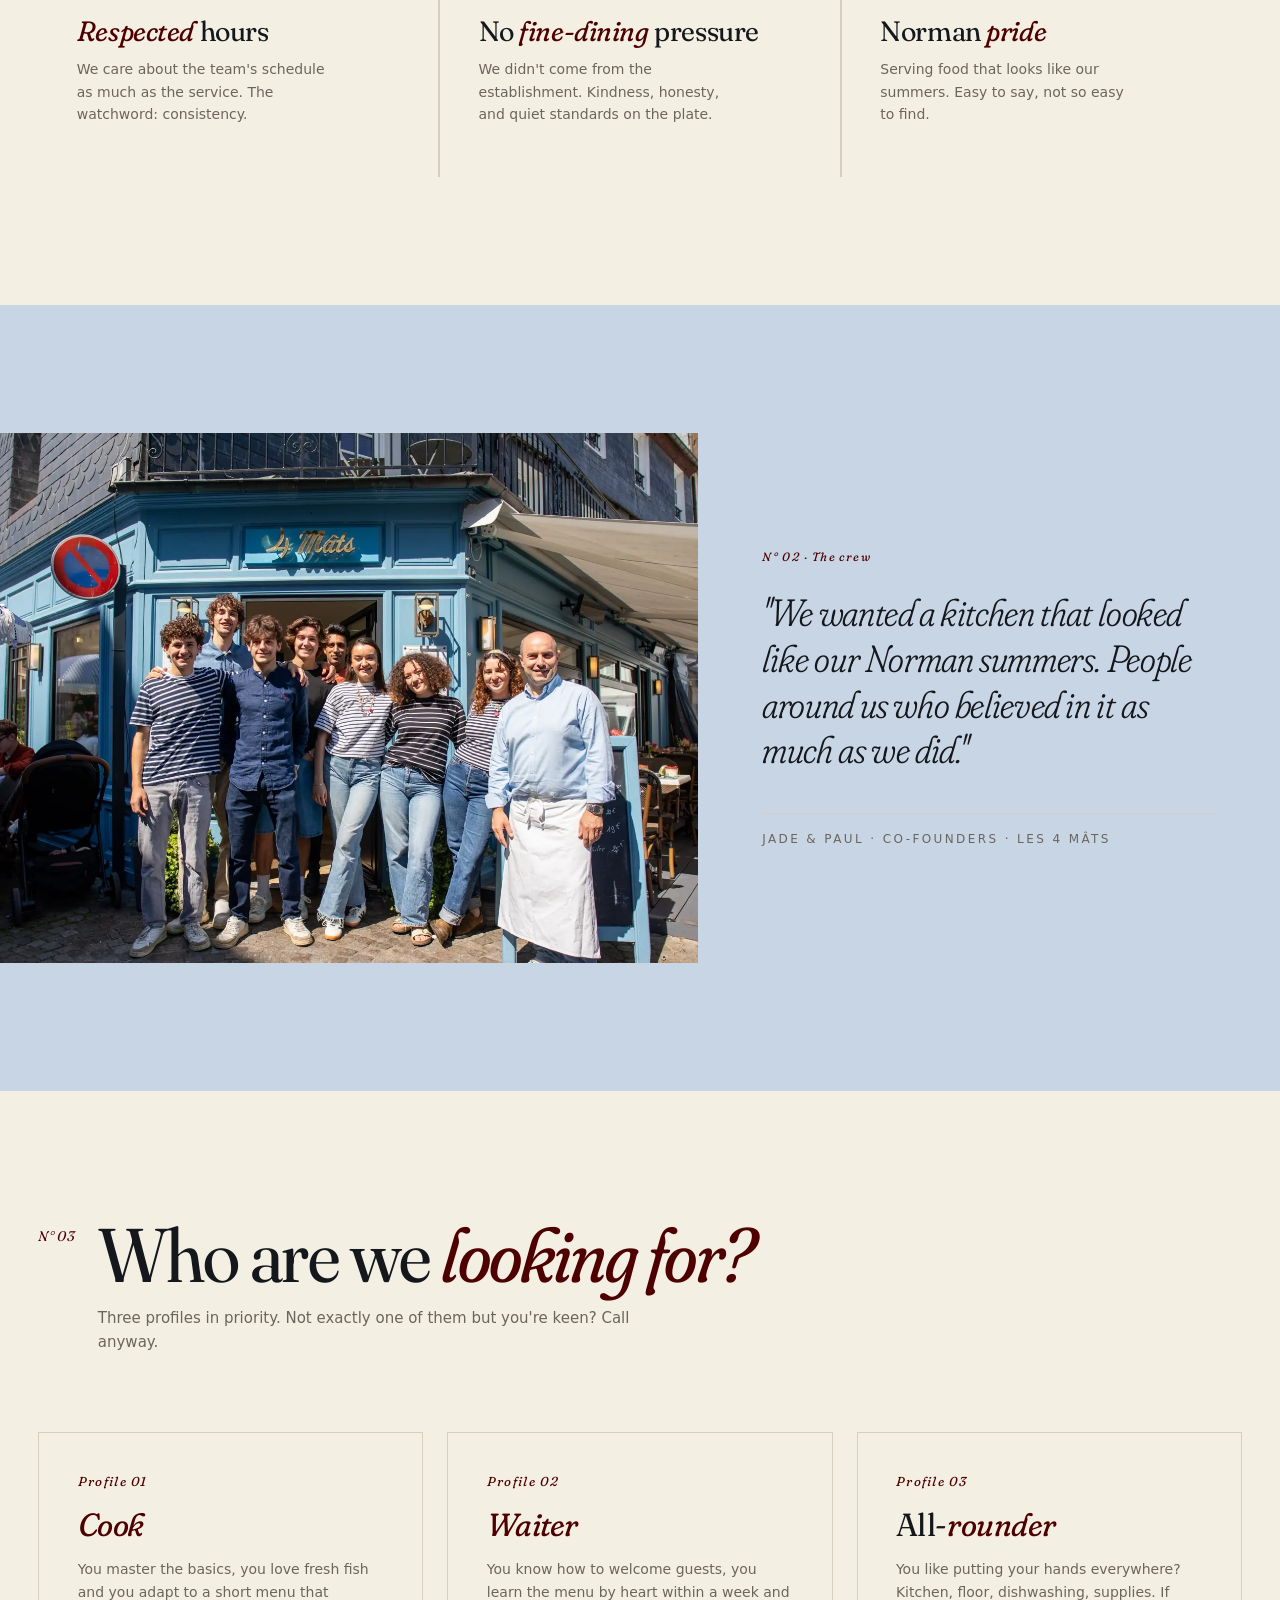
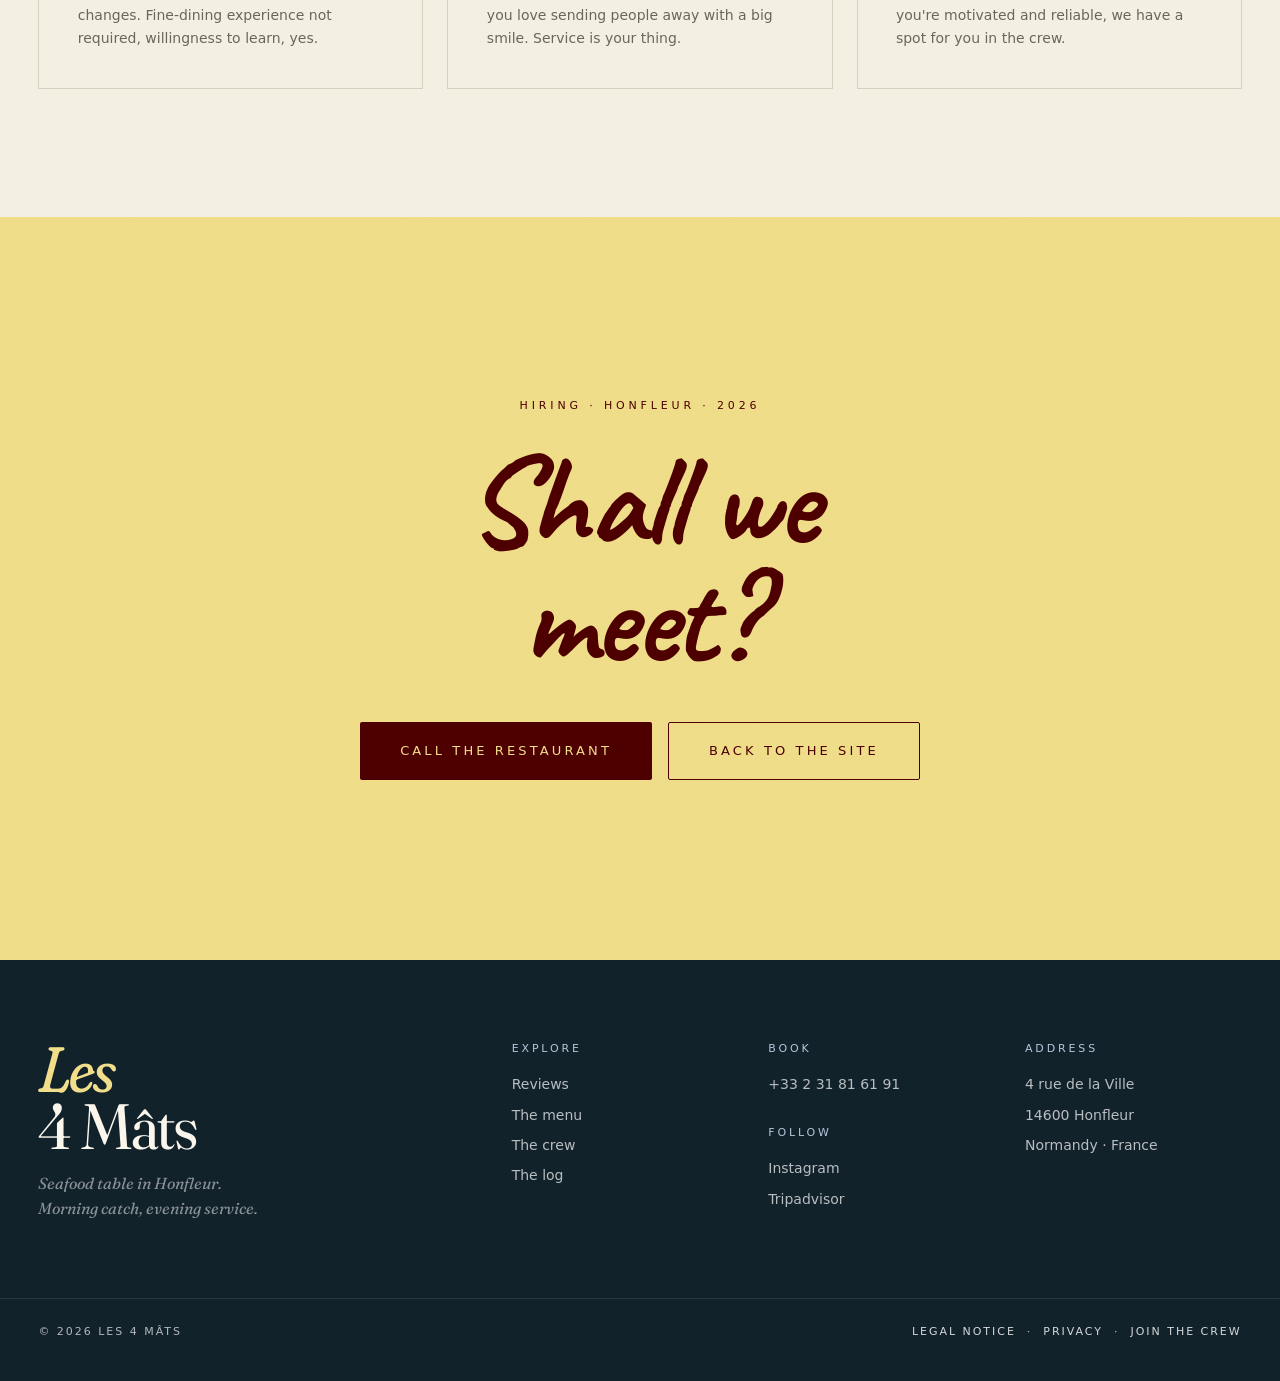
<file: en/jobs.html>
<!DOCTYPE html>
<html lang="en">
<head>
<meta charset="UTF-8">
<meta name="viewport" content="width=device-width, initial-scale=1.0">
<title>Les 4 Mâts · Join the crew | Honfleur</title>
<meta name="description" content="We're hiring. Join a young brigade on the edge of the Vieux Bassin in Honfleur. Kitchen, service, all-rounder.">

<meta property="og:type" content="website">
<meta property="og:title" content="Les 4 Mâts · Join the crew | Honfleur">
<meta property="og:description" content="We're hiring. Join a young brigade on the edge of the Vieux Bassin in Honfleur. Kitchen, service, all-rounder.">
<meta property="og:image" content="../assets/facade.webp">
<meta property="og:locale" content="en_GB">
<meta property="og:url" content="https://charle-com.github.io/les4mats-honfleur/en/jobs.html">

<link rel="preconnect" href="https://fonts.googleapis.com">
<link rel="preconnect" href="https://fonts.gstatic.com" crossorigin>
<link rel="preconnect" href="https://api.fontshare.com">

<link rel="preload" as="image" href="../assets/facade.webp" type="image/webp" fetchpriority="high">
<link rel="preload" as="image" href="../assets/l_equipe.webp" type="image/webp">

<link rel="icon" type="image/webp" href="../assets/logo.webp">
<link rel="apple-touch-icon" href="../assets/logo.jpg">

<link rel="preload" href="https://fonts.googleapis.com/css2?family=Fraunces:ital,opsz,wght,SOFT,WONK@0,9..144,300..900,0..100,0..1&display=swap" as="style" onload="this.onload=null;this.rel='stylesheet'">
<link rel="preload" href="https://api.fontshare.com/v2/css?f[]=satoshi@300,400,500,700&display=swap" as="style" onload="this.onload=null;this.rel='stylesheet'">
<link rel="preload" href="https://fonts.googleapis.com/css2?family=Caveat:wght@700&display=swap" as="style" onload="this.onload=null;this.rel='stylesheet'">
<noscript><link rel="stylesheet" href="https://fonts.googleapis.com/css2?family=Fraunces:ital,opsz,wght,SOFT,WONK@0,9..144,300..900,0..100,0..1&display=swap"><link rel="stylesheet" href="https://api.fontshare.com/v2/css?f[]=satoshi@300,400,500,700&display=swap"><link rel="stylesheet" href="https://fonts.googleapis.com/css2?family=Caveat:wght@700&display=swap"></noscript>
<link rel="stylesheet" href="../assets/css/style.css">
<noscript><style>.reveal{opacity:1 !important;transform:none !important}</style></noscript>

<link rel="canonical" href="https://charle-com.github.io/les4mats-honfleur/en/jobs.html">
<link rel="alternate" hreflang="en" href="https://charle-com.github.io/les4mats-honfleur/en/jobs.html">
<link rel="alternate" hreflang="fr" href="https://charle-com.github.io/les4mats-honfleur/recrute.html">
<meta name="theme-color" content="#F4EFE3">

<style>
.recrute-hero {
  min-height: 100vh;
  background: var(--bg-deep);
  color: var(--cream-hi);
  position: relative;
  overflow: hidden;
  display: flex;
  align-items: center;
  padding: 120px 0 80px;
}
.recrute-hero__bg {
  position: absolute;
  inset: 0;
  background:
    radial-gradient(ellipse at 20% 30%, rgba(78,0,0,0.35), transparent 50%),
    radial-gradient(ellipse at 85% 70%, rgba(26,50,80,0.4), transparent 55%);
  pointer-events: none;
}
.recrute-hero__bg::after {
  content: "";
  position: absolute;
  inset: 0;
  opacity: 0.035;
  background-image: url("data:image/svg+xml,%3Csvg xmlns='http://www.w3.org/2000/svg' width='300' height='300'%3E%3Cfilter id='n'%3E%3CfeTurbulence type='fractalNoise' baseFrequency='0.9' numOctaves='3' stitchTiles='stitch'/%3E%3C/filter%3E%3Crect width='100%25' height='100%25' filter='url(%23n)'/%3E%3C/svg%3E");
  mix-blend-mode: overlay;
}
.recrute-hero__wrap {
  display: grid;
  grid-template-columns: 1fr auto;
  gap: 60px;
  align-items: center;
  position: relative;
  z-index: 1;
  width: 100%;
}
.recrute-hero__eyebrow {
  display: block;
  font-family: var(--ff-body);
  font-size: 11px;
  letter-spacing: 0.35em;
  text-transform: uppercase;
  color: var(--marine);
  font-weight: 500;
  margin-bottom: 24px;
}
.recrute-hero__titre {
  font-family: var(--ff-script);
  font-size: clamp(64px, 12vw, 160px);
  font-weight: 700;
  line-height: 0.95;
  color: var(--sun);
  margin: 0 0 28px;
  letter-spacing: -0.02em;
}
.recrute-hero__tagline {
  font-family: var(--ff-display);
  font-style: italic;
  font-size: clamp(18px, 2.2vw, 26px);
  color: rgba(250,246,236,0.75);
  line-height: 1.45;
  margin: 0;
  font-variation-settings: "opsz" 30, "SOFT" 100;
  max-width: 36ch;
}
.recrute-hero__aside {
  display: flex;
  flex-direction: column;
  align-items: flex-end;
  gap: 28px;
}
.recrute-hero__sticker {
  width: 130px;
  height: 130px;
  border-radius: 50%;
  border: 2px dashed rgba(240,222,138,0.5);
  background: var(--accent);
  color: var(--sun);
  font-family: var(--ff-script);
  font-size: 22px;
  font-weight: 700;
  line-height: 1.2;
  display: flex;
  align-items: center;
  justify-content: center;
  text-align: center;
  animation: spin-slow 20s linear infinite;
  flex-shrink: 0;
}
@keyframes spin-slow {
  from { transform: rotate(0deg); }
  to { transform: rotate(360deg); }
}
.recrute-hero__stat {
  text-align: right;
}
.recrute-hero__stat-num {
  display: block;
  font-family: var(--ff-display);
  font-size: clamp(22px, 3vw, 36px);
  font-weight: 400;
  font-variation-settings: "opsz" 60, "SOFT" 50, "WONK" 1;
  color: var(--cream-hi);
  line-height: 1;
  letter-spacing: -0.02em;
}
.recrute-hero__stat-label {
  display: block;
  font-family: var(--ff-body);
  font-size: 10px;
  letter-spacing: 0.28em;
  text-transform: uppercase;
  color: rgba(250,246,236,0.45);
  margin-top: 4px;
}

.recrute-avantages {
  background: var(--bg);
  padding: clamp(80px, 10vw, 140px) 0;
}
.recrute-avantages__grid {
  display: grid;
  grid-template-columns: repeat(3, 1fr);
  gap: 2px;
  margin-top: clamp(40px, 6vw, 80px);
  background: var(--line);
}
.avantage-card {
  background: var(--bg);
  padding: clamp(32px, 4vw, 56px) clamp(24px, 3vw, 44px);
  transition: background 0.35s var(--ease);
}
.avantage-card:hover { background: var(--cream-hi); }
.avantage-card__emoji {
  font-size: 36px;
  line-height: 1;
  display: block;
  margin-bottom: 20px;
}
.avantage-card__titre {
  font-family: var(--ff-display);
  font-weight: 400;
  font-size: clamp(20px, 2.2vw, 28px);
  line-height: 1.1;
  letter-spacing: -0.015em;
  color: var(--ink);
  margin: 0 0 12px;
  font-variation-settings: "opsz" 60, "SOFT" 40, "WONK" 1;
}
.avantage-card__titre em {
  font-style: italic;
  color: var(--accent);
  font-variation-settings: "opsz" 60, "SOFT" 100, "WONK" 1;
}
.avantage-card__desc {
  font-family: var(--ff-body);
  font-size: 14px;
  color: var(--muted);
  line-height: 1.6;
  margin: 0;
  max-width: 28ch;
}

.recrute-equipe {
  background: var(--bg-mist);
  overflow: hidden;
}
.recrute-equipe__grid {
  display: grid;
  grid-template-columns: 6fr 5fr;
  gap: 0;
  align-items: stretch;
}
.recrute-equipe__image {
  position: relative;
  overflow: hidden;
  min-height: 500px;
}
.recrute-equipe__image img {
  width: 100%; height: 100%;
  object-fit: cover;
  display: block;
  transition: transform 1.2s var(--ease);
}
.recrute-equipe:hover .recrute-equipe__image img { transform: scale(1.03); }
.recrute-equipe__text {
  padding: clamp(60px, 8vw, 120px) clamp(40px, 5vw, 80px);
  display: flex;
  flex-direction: column;
  justify-content: center;
}
.recrute-equipe__num {
  font-family: var(--ff-display);
  font-style: italic;
  font-size: 12px;
  color: var(--accent);
  letter-spacing: 0.12em;
  margin-bottom: 24px;
  font-variation-settings: "opsz" 14, "SOFT" 100;
}
.recrute-equipe__quote {
  font-family: var(--ff-display);
  font-weight: 300;
  font-style: italic;
  font-variation-settings: "opsz" 120, "SOFT" 100, "WONK" 1;
  font-size: clamp(24px, 3vw, 38px);
  line-height: 1.2;
  color: var(--ink);
  margin: 0 0 28px;
  letter-spacing: -0.01em;
}
.recrute-equipe__sig {
  font-family: var(--ff-body);
  font-size: 12px;
  letter-spacing: 0.2em;
  text-transform: uppercase;
  color: var(--muted);
  font-weight: 500;
  border-top: 1px solid var(--line);
  padding-top: 16px;
}

.recrute-profils {
  background: var(--bg);
  padding: clamp(80px, 10vw, 140px) 0;
}
.recrute-profils__grid {
  display: grid;
  grid-template-columns: repeat(3, 1fr);
  gap: 24px;
  margin-top: clamp(40px, 6vw, 70px);
}
.profil-card {
  border: 1px solid var(--line);
  padding: clamp(28px, 3vw, 44px);
  position: relative;
  transition: border-color 0.3s var(--ease), transform 0.3s var(--ease);
}
.profil-card:hover { border-color: var(--accent); transform: translateY(-4px); }
.profil-card__num {
  font-family: var(--ff-display);
  font-style: italic;
  font-size: 13px;
  color: var(--accent);
  letter-spacing: 0.1em;
  display: block;
  margin-bottom: 16px;
  font-variation-settings: "opsz" 14, "SOFT" 100;
}
.profil-card__titre {
  font-family: var(--ff-display);
  font-weight: 400;
  font-size: clamp(24px, 2.5vw, 32px);
  line-height: 1.05;
  color: var(--ink);
  margin: 0 0 16px;
  letter-spacing: -0.015em;
  font-variation-settings: "opsz" 60, "SOFT" 40, "WONK" 1;
}
.profil-card__titre em {
  font-style: italic;
  color: var(--accent);
  font-variation-settings: "opsz" 60, "SOFT" 100, "WONK" 1;
}
.profil-card__desc {
  font-family: var(--ff-body);
  font-size: 14px;
  color: var(--muted);
  line-height: 1.65;
  margin: 0;
}

.recrute-cta-final {
  background: var(--sun);
  color: var(--bg-deep);
  text-align: center;
  padding: clamp(100px, 14vw, 180px) 0;
  position: relative;
  overflow: hidden;
}
.recrute-cta-final::before {
  content: "";
  position: absolute;
  inset: 0;
  opacity: 0.04;
  background-image: url("data:image/svg+xml,%3Csvg xmlns='http://www.w3.org/2000/svg' width='300' height='300'%3E%3Cfilter id='n'%3E%3CfeTurbulence type='fractalNoise' baseFrequency='0.9' numOctaves='3' stitchTiles='stitch'/%3E%3C/filter%3E%3Crect width='100%25' height='100%25' filter='url(%23n)'/%3E%3C/svg%3E");
  mix-blend-mode: multiply;
  pointer-events: none;
}
.recrute-cta-final__eyebrow {
  display: block;
  font-family: var(--ff-body);
  font-size: 11px;
  letter-spacing: 0.35em;
  text-transform: uppercase;
  color: var(--accent);
  font-weight: 500;
  margin-bottom: 28px;
  position: relative;
  z-index: 1;
}
.recrute-cta-final__titre {
  font-family: var(--ff-script);
  font-size: clamp(54px, 10vw, 130px);
  font-weight: 700;
  color: var(--accent);
  line-height: 0.92;
  margin: 0 0 44px;
  letter-spacing: -0.02em;
  position: relative;
  z-index: 1;
}
.recrute-cta-final__actions {
  display: flex;
  gap: 16px;
  justify-content: center;
  flex-wrap: wrap;
  position: relative;
  z-index: 1;
}
.btn-recrute-primary {
  display: inline-flex;
  align-items: center;
  gap: 12px;
  padding: 18px 40px;
  background: var(--accent);
  color: var(--sun);
  font-family: var(--ff-body);
  font-size: 13px;
  letter-spacing: 0.24em;
  text-transform: uppercase;
  font-weight: 500;
  border-radius: var(--radius);
  transition: transform 0.3s var(--ease), background 0.3s var(--ease);
}
.btn-recrute-primary:hover { background: var(--bg-deep); transform: translateY(-2px); }
.btn-recrute-ghost {
  display: inline-flex;
  align-items: center;
  gap: 12px;
  padding: 18px 40px;
  background: transparent;
  color: var(--accent);
  border: 1px solid var(--accent);
  font-family: var(--ff-body);
  font-size: 13px;
  letter-spacing: 0.24em;
  text-transform: uppercase;
  font-weight: 500;
  border-radius: var(--radius);
  transition: transform 0.3s var(--ease), background 0.3s var(--ease), color 0.3s var(--ease);
}
.btn-recrute-ghost:hover { background: var(--accent); color: var(--sun); transform: translateY(-2px); }

@media (max-width: 960px) {
  .recrute-hero__wrap { grid-template-columns: 1fr; gap: 40px; }
  .recrute-hero__aside { align-items: flex-start; flex-direction: row; flex-wrap: wrap; gap: 20px; }
  .recrute-avantages__grid { grid-template-columns: 1fr 1fr; }
  .recrute-equipe__grid { grid-template-columns: 1fr; }
  .recrute-equipe__image { min-height: 340px; }
  .recrute-profils__grid { grid-template-columns: 1fr; gap: 16px; }
}
@media (max-width: 640px) {
  .recrute-hero { padding: 100px 0 60px; }
  .recrute-hero__titre { font-size: clamp(52px, 16vw, 96px); }
  .recrute-avantages__grid { grid-template-columns: 1fr; }
  .recrute-hero__sticker { width: 100px; height: 100px; font-size: 17px; }
  .recrute-cta-final__titre { font-size: clamp(48px, 14vw, 80px); }
  .recrute-cta-final__actions { flex-direction: column; padding: 0 20px; }
  .btn-recrute-primary, .btn-recrute-ghost { width: 100%; justify-content: center; }
}
</style>
</head>
<body>

<header class="site-header" id="siteHeader">
  <a href="index.html" class="brand"><em>Les</em> 4 Mâts</a>
  <nav class="nav">
    <a href="index.html#reviews">Reviews</a>
    <a href="index.html#menu">The menu</a>
    <a href="index.html#crew">The crew</a>
    <a href="index.html#log">The log</a>
    <a href="index.html#reviews">Reviews</a>
    <a href="index.html#contact">Contact</a>
  </nav>
  <a href="index.html#book" class="cta">Book a table</a>
  <div class="lang-switch"><a href="../recrute.html">FR</a><a href="jobs.html" class="is-active" aria-current="page">EN</a></div>
  <button class="burger" aria-label="Menu" aria-expanded="false"><span></span><span></span><span></span></button>
</header>

<nav class="nav-overlay" id="navOverlay" aria-hidden="true">
  <button class="nav-overlay__close" type="button" aria-label="Close menu"><span></span><span></span></button>
  <div class="nav-overlay__links">
    <a href="index.html#reviews">The <em>reviews</em></a>
    <a href="index.html#menu">The <em>menu</em></a>
    <a href="index.html#crew">The <em>crew</em></a>
    <a href="index.html#log">The <em>log</em></a>
    <a href="index.html#reviews">The <em>reviews</em></a>
    <a href="index.html#contact"><em>Contact</em></a>
    <a href="index.html#book"><em>Book a table</em></a>
  </div>
  <div class="nav-overlay__foot">
    <span>4 rue de la Ville · 14600 Honfleur</span>
    <a href="tel:+33231816191">+33 2 31 81 61 91</a>
    <div class="nav-overlay__lang">
      <a href="../recrute.html">Français</a>
      <a href="jobs.html" class="is-active" aria-current="page">English</a>
    </div>
  </div>
</nav>

<main>

<section class="recrute-hero">
  <div class="recrute-hero__bg" aria-hidden="true"></div>
  <div class="recrute-hero__wrap wrap">
    <div class="recrute-hero__content">
      <span class="recrute-hero__eyebrow">Now hiring · 2026</span>
      <h1 class="recrute-hero__titre">Join the<br>crew.</h1>
      <p class="recrute-hero__tagline">A young brigade on the edge of the Vieux Bassin.<br>Kitchen, service, all-rounder.</p>
      <a href="tel:+33231816191" class="btn-primary recrute-hero__cta" style="margin-top: 40px;">Call Paul or Jade</a>
    </div>
    <div class="recrute-hero__aside">
      <div class="recrute-hero__sticker" aria-hidden="true">We're<br>hiring!</div>
      <div class="recrute-hero__stat">
        <span class="recrute-hero__stat-num">2024</span>
        <span class="recrute-hero__stat-label">Open since</span>
      </div>
      <div class="recrute-hero__stat">
        <span class="recrute-hero__stat-num">Honfleur</span>
        <span class="recrute-hero__stat-label">Normandy, France</span>
      </div>
    </div>
  </div>
</section>

<section class="recrute-avantages">
  <div class="wrap">
    <div class="section-head reveal">
      <span class="num">N° 01</span>
      <div class="titles">
        <h2>What we <em>offer.</em></h2>
        <p>No corporate speech. Just what we think is true, day after day.</p>
      </div>
    </div>
    <div class="recrute-avantages__grid">
      <div class="avantage-card reveal">
        <span class="avantage-card__emoji">🐟</span>
        <h3 class="avantage-card__titre">Morning <em>catch</em></h3>
        <p class="avantage-card__desc">Fresh products every day, straight from the port of Honfleur. We know where it comes from.</p>
      </div>
      <div class="avantage-card reveal" style="--delay:.08s;">
        <span class="avantage-card__emoji">🌊</span>
        <h3 class="avantage-card__titre">Vieux <em>Bassin</em></h3>
        <p class="avantage-card__desc">The setting is no small thing. Working with a view of the water changes your relationship with the job.</p>
      </div>
      <div class="avantage-card reveal" style="--delay:.16s;">
        <span class="avantage-card__emoji">👨‍🍳</span>
        <h3 class="avantage-card__titre">A <em>young</em> brigade</h3>
        <p class="avantage-card__desc">No unnecessary hierarchy. Everyone has their place, their say, their role that matters.</p>
      </div>
      <div class="avantage-card reveal" style="--delay:.24s;">
        <span class="avantage-card__emoji">📅</span>
        <h3 class="avantage-card__titre"><em>Respected</em> hours</h3>
        <p class="avantage-card__desc">We care about the team's schedule as much as the service. The watchword: consistency.</p>
      </div>
      <div class="avantage-card reveal" style="--delay:.32s;">
        <span class="avantage-card__emoji">🤝</span>
        <h3 class="avantage-card__titre">No <em>fine-dining</em> pressure</h3>
        <p class="avantage-card__desc">We didn't come from the establishment. Kindness, honesty, and quiet standards on the plate.</p>
      </div>
      <div class="avantage-card reveal" style="--delay:.40s;">
        <span class="avantage-card__emoji">✨</span>
        <h3 class="avantage-card__titre">Norman <em>pride</em></h3>
        <p class="avantage-card__desc">Serving food that looks like our summers. Easy to say, not so easy to find.</p>
      </div>
    </div>
  </div>
</section>

<section class="recrute-equipe">
  <div class="recrute-equipe__grid">
    <div class="recrute-equipe__image reveal">
      <picture>
        <source srcset="../assets/l_equipe.webp" type="image/webp">
        <img src="../assets/l_equipe.jpeg" alt="The 4 Mâts brigade" loading="lazy">
      </picture>
    </div>
    <div class="recrute-equipe__text reveal" style="--delay:.15s;">
      <p class="recrute-equipe__num">N° 02 · The crew</p>
      <blockquote class="recrute-equipe__quote">"We wanted a kitchen that looked like our Norman summers. People around us who believed in it as much as we did."</blockquote>
      <p class="recrute-equipe__sig">Jade &amp; Paul · Co-founders · Les 4 Mâts</p>
    </div>
  </div>
</section>

<section class="recrute-profils">
  <div class="wrap">
    <div class="section-head reveal">
      <span class="num">N° 03</span>
      <div class="titles">
        <h2>Who are we <em>looking for?</em></h2>
        <p>Three profiles in priority. Not exactly one of them but you're keen? Call anyway.</p>
      </div>
    </div>
    <div class="recrute-profils__grid">
      <div class="profil-card reveal">
        <span class="profil-card__num">Profile 01</span>
        <h3 class="profil-card__titre"><em>Cook</em></h3>
        <p class="profil-card__desc">You master the basics, you love fresh fish and you adapt to a short menu that changes. Fine-dining experience not required, willingness to learn, yes.</p>
      </div>
      <div class="profil-card reveal" style="--delay:.1s;">
        <span class="profil-card__num">Profile 02</span>
        <h3 class="profil-card__titre"><em>Waiter</em></h3>
        <p class="profil-card__desc">You know how to welcome guests, you learn the menu by heart within a week and you love sending people away with a big smile. Service is your thing.</p>
      </div>
      <div class="profil-card reveal" style="--delay:.2s;">
        <span class="profil-card__num">Profile 03</span>
        <h3 class="profil-card__titre">All-<em>rounder</em></h3>
        <p class="profil-card__desc">You like putting your hands everywhere? Kitchen, floor, dishwashing, supplies. If you're motivated and reliable, we have a spot for you in the crew.</p>
      </div>
    </div>
  </div>
</section>

<section class="recrute-cta-final">
  <div class="wrap">
    <span class="recrute-cta-final__eyebrow">Hiring · Honfleur · 2026</span>
    <h2 class="recrute-cta-final__titre">Shall we<br>meet?</h2>
    <div class="recrute-cta-final__actions reveal">
      <a href="tel:+33231816191" class="btn-recrute-primary">Call the restaurant</a>
      <a href="index.html" class="btn-recrute-ghost">Back to the site</a>
    </div>
  </div>
</section>

</main>

<footer class="site-footer">
  <div class="wrap">
    <div>
      <p class="site-footer__brand"><em>Les</em><br>4 Mâts</p>
      <p class="site-footer__tag">Seafood table in Honfleur.<br>Morning catch, evening service.</p>
    </div>
    <div>
      <h4>Explore</h4>
      <ul>
        <li><a href="index.html#reviews">Reviews</a></li>
        <li><a href="index.html#menu">The menu</a></li>
        <li><a href="index.html#crew">The crew</a></li>
        <li><a href="index.html#log">The log</a></li>
      </ul>
    </div>
    <div>
      <h4>Book</h4>
      <ul><li><a href="tel:+33231816191">+33 2 31 81 61 91</a></li></ul>
      <h4 style="margin-top: 28px;">Follow</h4>
      <ul>
        <li><a href="https://www.instagram.com/restaurant_4mats/" target="_blank" rel="noopener">Instagram</a></li>
        <li><a href="https://www.tripadvisor.fr/Restaurant_Review-g187189-d27737789-Reviews-4_Mats-Honfleur_Calvados_Basse_Normandie_Normandy.html" target="_blank" rel="noopener">Tripadvisor</a></li>
      </ul>
    </div>
    <div>
      <h4>Address</h4>
      <ul>
        <li>4 rue de la Ville</li>
        <li>14600 Honfleur</li>
        <li>Normandy · France</li>
      </ul>
    </div>
  </div>
  <div class="site-footer__bottom">
    <span>© 2026 Les 4 Mâts</span>
    <span>
      <a href="legal.html">Legal notice</a>
      &nbsp;·&nbsp;
      <a href="privacy.html">Privacy</a>
      &nbsp;·&nbsp;
      <a href="jobs.html">Join the crew</a>
    </span>
  </div>
</footer>

<script src="../assets/js/main.js"></script>
</body>
</html>
</file>
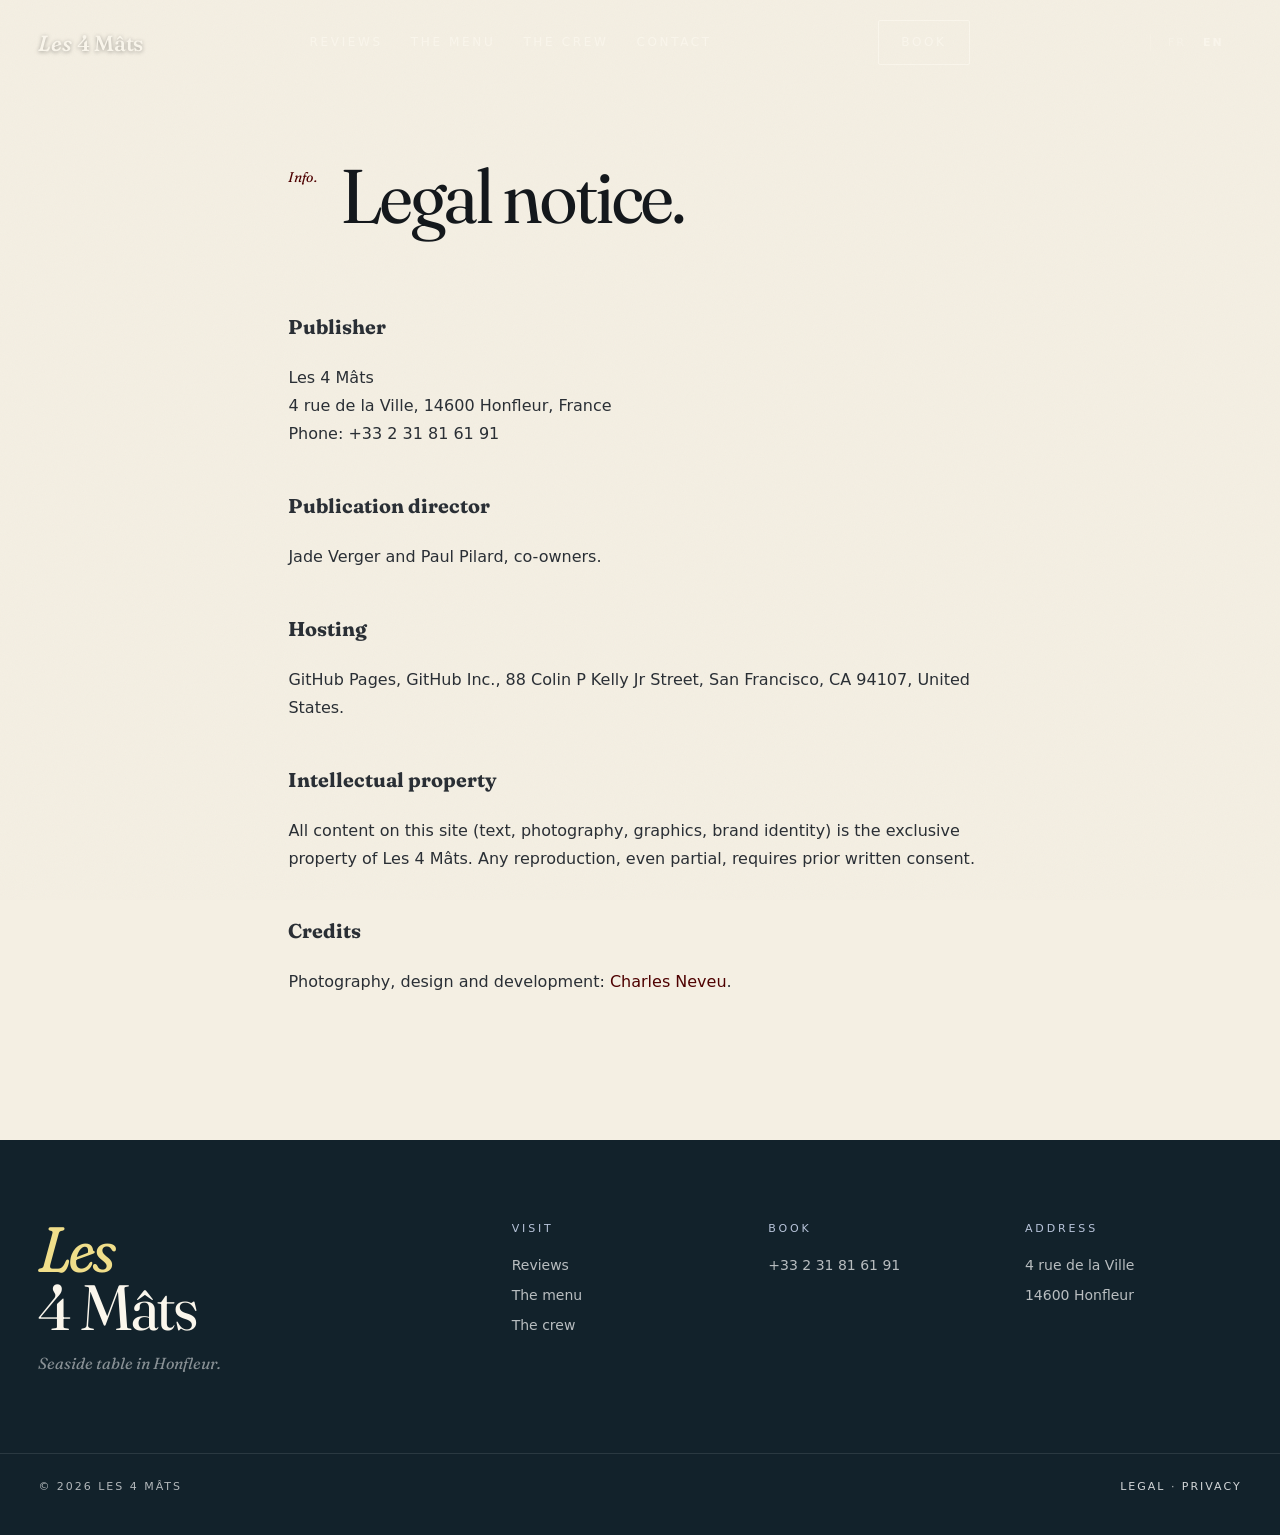
<file: en/legal.html>
<!DOCTYPE html>
<html lang="en">
<head>
<meta charset="UTF-8">
<meta name="viewport" content="width=device-width, initial-scale=1.0">
<title>Legal · Les 4 Mâts</title>
<meta name="robots" content="noindex,follow">
<link rel="preload" href="https://fonts.googleapis.com/css2?family=Fraunces:ital,opsz,wght,SOFT,WONK@0,9..144,300..900,0..100,0..1&display=swap" as="style" onload="this.onload=null;this.rel='stylesheet'">
<link rel="preload" href="https://api.fontshare.com/v2/css?f[]=satoshi@300,400,500,700&display=swap" as="style" onload="this.onload=null;this.rel='stylesheet'">
<noscript><link rel="stylesheet" href="https://fonts.googleapis.com/css2?family=Fraunces:ital,opsz,wght,SOFT,WONK@0,9..144,300..900,0..100,0..1&display=swap"><link rel="stylesheet" href="https://api.fontshare.com/v2/css?f[]=satoshi@300,400,500,700&display=swap"></noscript>
<link rel="stylesheet" href="../assets/css/style.css">
<link rel="icon" type="image/webp" href="../assets/logo.webp">
<link rel="canonical" href="https://charle-com.github.io/les4mats-honfleur/en/legal.html">
<link rel="alternate" hreflang="fr" href="https://charle-com.github.io/les4mats-honfleur/mentions-legales.html">
<link rel="alternate" hreflang="en" href="https://charle-com.github.io/les4mats-honfleur/en/legal.html">
<link rel="alternate" hreflang="x-default" href="https://charle-com.github.io/les4mats-honfleur/mentions-legales.html">
<script type="application/ld+json">
{
  "@context": "https://schema.org",
  "@type": "BreadcrumbList",
  "itemListElement": [
    {
      "@type": "ListItem",
      "position": 1,
      "name": "Home",
      "item": "https://charle-com.github.io/les4mats-honfleur/en/"
    },
    {
      "@type": "ListItem",
      "position": 2,
      "name": "Legal",
      "item": "https://charle-com.github.io/les4mats-honfleur/en/legal.html"
    }
  ]
}
</script>
</head>
<body>

<header class="site-header" id="siteHeader">
  <a href="./" class="brand"><em>Les</em> 4 Mâts</a>
  <nav class="nav">
    <a href="./#reviews">Reviews</a>
    <a href="./#menu">The menu</a>
    <a href="./#crew">The crew</a>
    <a href="./#contact">Contact</a>
  </nav>
  <a href="./#book" class="cta">Book</a>
  <div class="lang-switch"><a href="/les4mats-honfleur/mentions-legales.html">FR</a><a href="/les4mats-honfleur/en/legal.html" class="is-active" aria-current="page">EN</a></div>
  <button class="burger" aria-label="Menu" aria-expanded="false"><span></span><span></span><span></span></button>
</header>

<nav class="nav-overlay" id="navOverlay" aria-hidden="true">
  <button class="nav-overlay__close" type="button" aria-label="Close menu"><span></span><span></span></button>
  <div class="nav-overlay__links">
    <a href="./#reviews">The <em>reviews</em></a>
    <a href="./#menu">The <em>menu</em></a>
    <a href="./#crew">The <em>crew</em></a>
    <a href="./#contact"><em>Contact</em></a>
    <a href="./#book"><em>Book</em></a>
  </div>
  <div class="nav-overlay__foot">
    <span>4 rue de la Ville · 14600 Honfleur</span>
    <a href="tel:+33231816191">+33 2 31 81 61 91</a>
    <div class="nav-overlay__lang">
      <a href="/les4mats-honfleur/">Français</a>
      <a href="/les4mats-honfleur/en/" class="is-active" aria-current="page">English</a>
    </div>
    </div>
</nav>

<section class="concept" style="padding-top: 160px;">
  <div class="wrap" style="max-width: 780px;">
    <div class="section-head is-visible">
      <span class="num">Info.</span>
      <div class="titles">
        <h1>Legal notice.</h1>
      </div>
    </div>

    <div style="font-family: var(--ff-body); line-height: 1.75; color: var(--ink-soft);">
      <h3 style="font-family: var(--ff-display); font-variation-settings: 'opsz' 30, 'SOFT' 40; font-size: 20px; margin-top: 40px;">Publisher</h3>
      <p>Les 4 Mâts<br>4 rue de la Ville, 14600 Honfleur, France<br>Phone: +33 2 31 81 61 91</p>

      <h3 style="font-family: var(--ff-display); font-variation-settings: 'opsz' 30, 'SOFT' 40; font-size: 20px; margin-top: 40px;">Publication director</h3>
      <p>Jade Verger and Paul Pilard, co-owners.</p>

      <h3 style="font-family: var(--ff-display); font-variation-settings: 'opsz' 30, 'SOFT' 40; font-size: 20px; margin-top: 40px;">Hosting</h3>
      <p>GitHub Pages, GitHub Inc., 88 Colin P Kelly Jr Street, San Francisco, CA 94107, United States.</p>

      <h3 style="font-family: var(--ff-display); font-variation-settings: 'opsz' 30, 'SOFT' 40; font-size: 20px; margin-top: 40px;">Intellectual property</h3>
      <p>All content on this site (text, photography, graphics, brand identity) is the exclusive property of Les 4 Mâts. Any reproduction, even partial, requires prior written consent.</p>

      <h3 style="font-family: var(--ff-display); font-variation-settings: 'opsz' 30, 'SOFT' 40; font-size: 20px; margin-top: 40px;">Credits</h3>
      <p>Photography, design and development: <a href="https://charlesneveu.fr" style="color: var(--accent);" target="_blank" rel="noopener">Charles Neveu</a>.</p>
    </div>
  </div>
</section>

<footer class="site-footer">
  <div class="wrap">
    <div><p class="site-footer__brand"><em>Les</em><br>4 Mâts</p><p class="site-footer__tag">Seaside table in Honfleur.</p></div>
    <div><h4>Visit</h4><ul><li><a href="./#reviews">Reviews</a></li><li><a href="./#menu">The menu</a></li><li><a href="./#crew">The crew</a></li></ul></div>
    <div><h4>Book</h4><ul><li><a href="tel:+33231816191">+33 2 31 81 61 91</a></li></ul></div>
    <div><h4>Address</h4><ul><li>4 rue de la Ville</li><li>14600 Honfleur</li></ul></div>
  </div>
  <div class="site-footer__bottom">
    <span>© 2026 Les 4 Mâts</span>
    <span><a href="legal.html">Legal</a> · <a href="privacy.html">Privacy</a></span>
  </div>
</footer>
</body>
</html>
</file>
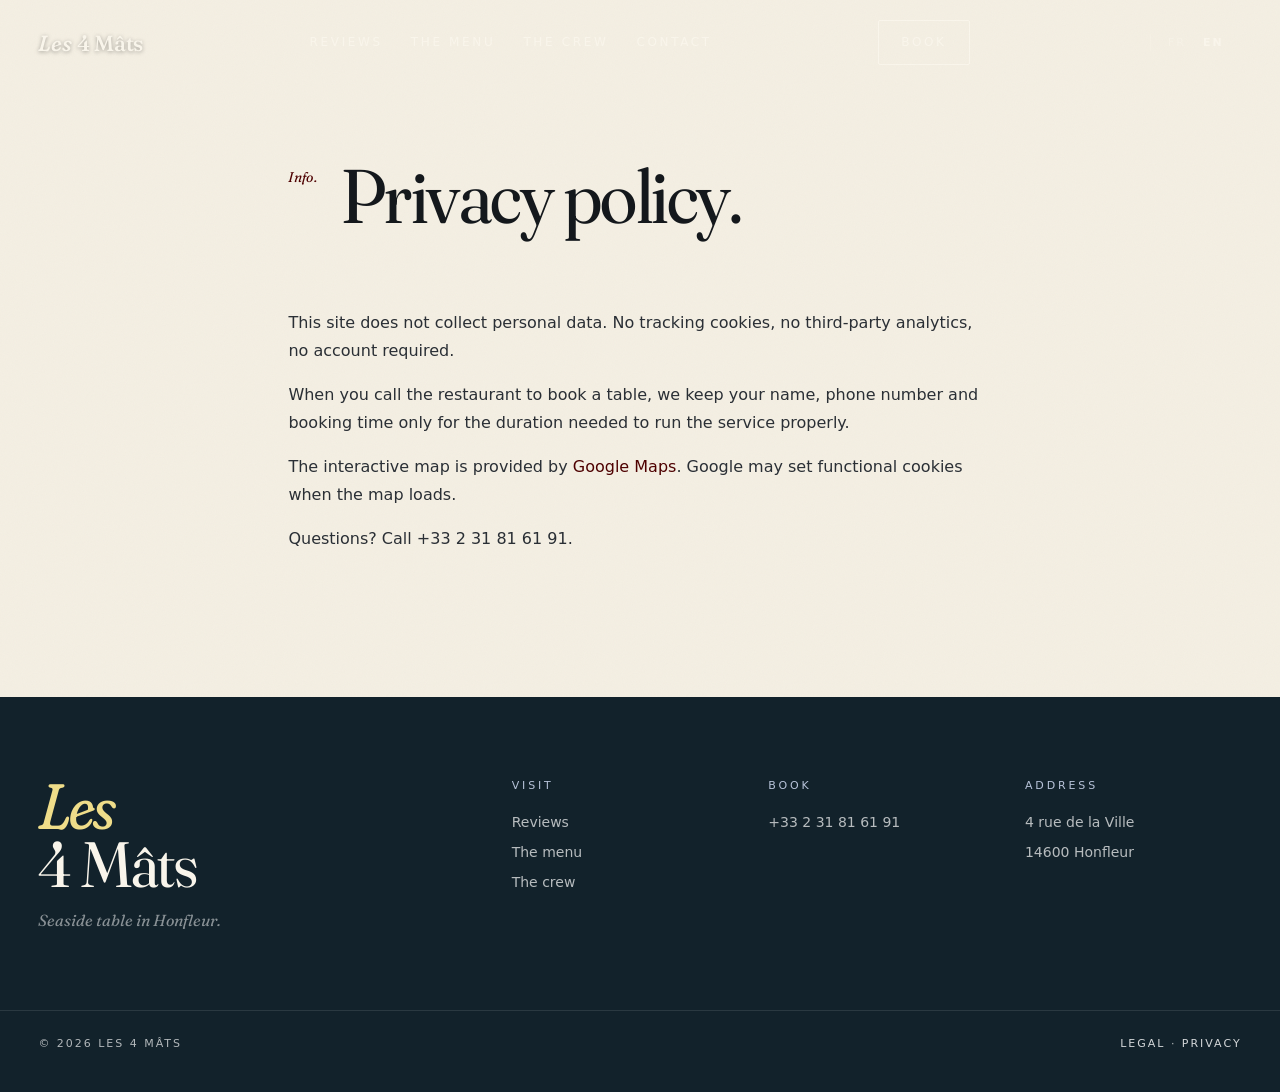
<file: en/privacy.html>
<!DOCTYPE html>
<html lang="en">
<head>
<meta charset="UTF-8">
<meta name="viewport" content="width=device-width, initial-scale=1.0">
<title>Privacy · Les 4 Mâts</title>
<meta name="robots" content="noindex,follow">
<link rel="preload" href="https://fonts.googleapis.com/css2?family=Fraunces:ital,opsz,wght,SOFT,WONK@0,9..144,300..900,0..100,0..1&display=swap" as="style" onload="this.onload=null;this.rel='stylesheet'">
<link rel="preload" href="https://api.fontshare.com/v2/css?f[]=satoshi@300,400,500,700&display=swap" as="style" onload="this.onload=null;this.rel='stylesheet'">
<noscript><link rel="stylesheet" href="https://fonts.googleapis.com/css2?family=Fraunces:ital,opsz,wght,SOFT,WONK@0,9..144,300..900,0..100,0..1&display=swap"><link rel="stylesheet" href="https://api.fontshare.com/v2/css?f[]=satoshi@300,400,500,700&display=swap"></noscript>
<link rel="stylesheet" href="../assets/css/style.css">
<link rel="icon" type="image/webp" href="../assets/logo.webp">
<link rel="canonical" href="https://charle-com.github.io/les4mats-honfleur/en/privacy.html">
<link rel="alternate" hreflang="fr" href="https://charle-com.github.io/les4mats-honfleur/confidentialite.html">
<link rel="alternate" hreflang="en" href="https://charle-com.github.io/les4mats-honfleur/en/privacy.html">
<link rel="alternate" hreflang="x-default" href="https://charle-com.github.io/les4mats-honfleur/confidentialite.html">
<script type="application/ld+json">
{
  "@context": "https://schema.org",
  "@type": "BreadcrumbList",
  "itemListElement": [
    {
      "@type": "ListItem",
      "position": 1,
      "name": "Home",
      "item": "https://charle-com.github.io/les4mats-honfleur/en/"
    },
    {
      "@type": "ListItem",
      "position": 2,
      "name": "Privacy",
      "item": "https://charle-com.github.io/les4mats-honfleur/en/privacy.html"
    }
  ]
}
</script>
</head>
<body>

<header class="site-header" id="siteHeader">
  <a href="./" class="brand"><em>Les</em> 4 Mâts</a>
  <nav class="nav">
    <a href="./#reviews">Reviews</a>
    <a href="./#menu">The menu</a>
    <a href="./#crew">The crew</a>
    <a href="./#contact">Contact</a>
  </nav>
  <a href="./#book" class="cta">Book</a>
  <div class="lang-switch"><a href="/les4mats-honfleur/confidentialite.html">FR</a><a href="/les4mats-honfleur/en/privacy.html" class="is-active" aria-current="page">EN</a></div>
  <button class="burger" aria-label="Menu" aria-expanded="false"><span></span><span></span><span></span></button>
</header>

<nav class="nav-overlay" id="navOverlay" aria-hidden="true">
  <button class="nav-overlay__close" type="button" aria-label="Close menu"><span></span><span></span></button>
  <div class="nav-overlay__links">
    <a href="./#reviews">The <em>reviews</em></a>
    <a href="./#menu">The <em>menu</em></a>
    <a href="./#crew">The <em>crew</em></a>
    <a href="./#contact"><em>Contact</em></a>
    <a href="./#book"><em>Book</em></a>
  </div>
  <div class="nav-overlay__foot">
    <span>4 rue de la Ville · 14600 Honfleur</span>
    <a href="tel:+33231816191">+33 2 31 81 61 91</a>
    <div class="nav-overlay__lang">
      <a href="/les4mats-honfleur/">Français</a>
      <a href="/les4mats-honfleur/en/" class="is-active" aria-current="page">English</a>
    </div>
    </div>
</nav>

<section class="concept" style="padding-top: 160px;">
  <div class="wrap" style="max-width: 780px;">
    <div class="section-head is-visible">
      <span class="num">Info.</span>
      <div class="titles">
        <h1>Privacy policy.</h1>
      </div>
    </div>

    <div style="font-family: var(--ff-body); line-height: 1.75; color: var(--ink-soft);">
      <p>This site does not collect personal data. No tracking cookies, no third-party analytics, no account required.</p>
      <p>When you call the restaurant to book a table, we keep your name, phone number and booking time only for the duration needed to run the service properly.</p>
      <p>The interactive map is provided by <a href="https://www.google.com/maps" style="color: var(--accent);">Google Maps</a>. Google may set functional cookies when the map loads.</p>
      <p>Questions? Call +33 2 31 81 61 91.</p>
    </div>
  </div>
</section>

<footer class="site-footer">
  <div class="wrap">
    <div><p class="site-footer__brand"><em>Les</em><br>4 Mâts</p><p class="site-footer__tag">Seaside table in Honfleur.</p></div>
    <div><h4>Visit</h4><ul><li><a href="./#reviews">Reviews</a></li><li><a href="./#menu">The menu</a></li><li><a href="./#crew">The crew</a></li></ul></div>
    <div><h4>Book</h4><ul><li><a href="tel:+33231816191">+33 2 31 81 61 91</a></li></ul></div>
    <div><h4>Address</h4><ul><li>4 rue de la Ville</li><li>14600 Honfleur</li></ul></div>
  </div>
  <div class="site-footer__bottom">
    <span>© 2026 Les 4 Mâts</span>
    <span><a href="legal.html">Legal</a> · <a href="privacy.html">Privacy</a></span>
  </div>
</footer>
</body>
</html>
</file>
<file: assets/css/style.css>
:root {
  --bg:       #F4EFE3;   --bg-mist:  #C8D5E5;   --bg-deep:  #12222B;   --ink:      #14181C;
  --ink-soft: #2A2F35;
  --muted:    #6B665C;
  --faint:    #9E988A;
  --line:     #D6CFBD;
  --accent:   #4E0000;   --accent-2: #7A3030;   --marine:   #B8C4DA;   --navy:     #1A3250;   --sun:      #F0DE8A;
  --cream-hi: #FAF6EC;

  --ff-display: "Fraunces", "Times New Roman", serif;
  --ff-body:    "Satoshi", system-ui, -apple-system, sans-serif;
  --ff-script:  "Caveat", cursive;

  --radius: 2px;
  --gutter: clamp(18px, 3vw, 40px);
  --maxw: 1400px;

  --ease: cubic-bezier(0.2, 0.7, 0.1, 1);
}

*, *::before, *::after { box-sizing: border-box; }
html { -webkit-text-size-adjust: 100%; scroll-behavior: smooth; }
body {
  margin: 0;
  font-family: var(--ff-body);
  font-size: 16px;
  line-height: 1.6;
  color: var(--ink-soft);
  background: var(--bg);
  font-weight: 400;
  -webkit-font-smoothing: antialiased;
  -moz-osx-font-smoothing: grayscale;
  overflow-x: hidden;
}
img, video { max-width: 100%; display: block; }
a { color: inherit; text-decoration: none; }
button { font-family: inherit; cursor: pointer; border: none; background: none; }
:focus-visible { outline: 2px solid var(--accent); outline-offset: 3px; }

body::before {
  content: "";
  position: fixed; inset: 0;
  pointer-events: none;
  z-index: 1000;
  opacity: 0.035;
  background-image: url("data:image/svg+xml,%3Csvg xmlns='http://www.w3.org/2000/svg' width='300' height='300'%3E%3Cfilter id='n'%3E%3CfeTurbulence type='fractalNoise' baseFrequency='0.9' numOctaves='3' stitchTiles='stitch'/%3E%3C/filter%3E%3Crect width='100%25' height='100%25' filter='url(%23n)'/%3E%3C/svg%3E");
  mix-blend-mode: multiply;
}

.h-display {
  font-family: var(--ff-display);
  font-weight: 400;
  font-variation-settings: "opsz" 144, "SOFT" 30, "WONK" 1;
  letter-spacing: -0.02em;
  color: var(--ink);
  line-height: 0.92;
}
.h-eyebrow {
  font-family: var(--ff-body);
  font-weight: 500;
  font-size: 10px;
  letter-spacing: 0.32em;
  text-transform: uppercase;
  color: var(--accent);
}
.meta-num {
  font-family: var(--ff-display);
  font-weight: 500;
  font-style: italic;
  font-variation-settings: "opsz" 14, "SOFT" 100;
  color: var(--accent);
}

.wrap {
  max-width: var(--maxw);
  margin: 0 auto;
  padding: 0 var(--gutter);
}
section { position: relative; padding: clamp(80px, 10vw, 160px) 0; }
.section-head {
  display: grid;
  grid-template-columns: auto 1fr;
  gap: 24px;
  align-items: start;
  margin-bottom: clamp(40px, 6vw, 90px);
}
.section-head .num {
  font-family: var(--ff-display);
  font-style: italic;
  font-weight: 400;
  font-size: 14px;
  color: var(--accent);
  padding-top: 6px;
  letter-spacing: 0.02em;
  white-space: nowrap;
}
.section-head .titles h1,
.section-head .titles h2 {
  margin: 0;
  font-family: var(--ff-display);
  font-weight: 400;
  font-variation-settings: "opsz" 120, "SOFT" 40, "WONK" 1;
  font-size: clamp(36px, 6vw, 76px);
  line-height: 0.95;
  letter-spacing: -0.02em;
  color: var(--ink);
}
.section-head .titles h1 em,
.section-head .titles h2 em {
  font-style: italic;
  color: var(--accent);
  font-variation-settings: "opsz" 120, "SOFT" 80, "WONK" 1;
}
.section-head .titles p {
  margin: 14px 0 0;
  max-width: 62ch;
  color: var(--muted);
  font-size: 15px;
  line-height: 1.65;
}

.site-header {
  position: fixed; top: 0; left: 0; right: 0;
  z-index: 100;
  padding: 20px var(--gutter);
  display: flex;
  justify-content: space-between;
  align-items: center;
  mix-blend-mode: normal;
  color: var(--cream-hi);
  transition: padding 0.4s var(--ease), background 0.4s var(--ease), backdrop-filter 0.4s var(--ease);
}
.site-header.scrolled {
  padding: 12px var(--gutter);
  background: rgba(10, 20, 28, 0.78);
  backdrop-filter: blur(14px);
  -webkit-backdrop-filter: blur(14px);
}
.brand {
  font-family: var(--ff-display);
  font-size: 22px;
  letter-spacing: -0.01em;
  font-variation-settings: "opsz" 30, "SOFT" 40, "WONK" 1;
  font-weight: 500;
  line-height: 1;
  text-shadow: 0 1px 4px rgba(0,0,0,0.35);
}
.brand em { font-style: italic; font-variation-settings: "opsz" 30, "SOFT" 100, "WONK" 1; }

.nav { display: flex; gap: 28px; align-items: center; }
.nav a {
  font-family: var(--ff-body);
  font-size: 12px;
  letter-spacing: 0.22em;
  text-transform: uppercase;
  font-weight: 500;
  position: relative;
  padding: 4px 0;
}
.nav a::after {
  content: "";
  position: absolute;
  left: 0; right: 100%; bottom: 0;
  height: 1px;
  background: currentColor;
  transition: right 0.4s var(--ease);
}
.nav a:hover::after { right: 0; }

.cta {
  display: inline-flex;
  align-items: center;
  gap: 10px;
  padding: 12px 22px;
  border: 1px solid currentColor;
  border-radius: var(--radius);
  font-family: var(--ff-body);
  font-size: 12px;
  letter-spacing: 0.22em;
  text-transform: uppercase;
  font-weight: 500;
  background: transparent;
  transition: transform 0.3s var(--ease), background 0.3s var(--ease), color 0.3s var(--ease);
}
.cta:hover { transform: translateY(-1px); background: var(--cream-hi); color: var(--ink); }

.lang-switch {
  display: flex;
  align-items: center;
  gap: 1px;
  padding: 0 10px;
  margin-left: 14px;
  position: relative;
}
.lang-switch::before {
  content: "";
  position: absolute;
  left: 0; top: 20%; bottom: 20%;
  width: 1px;
  background: currentColor;
  opacity: 0.25;
}
.lang-switch a {
  font-family: var(--ff-body);
  font-size: 11px;
  letter-spacing: 0.18em;
  text-transform: uppercase;
  font-weight: 500;
  padding: 6px 8px;
  opacity: 0.55;
  transition: opacity 0.25s var(--ease);
}
.lang-switch a:hover { opacity: 0.9; }
.lang-switch a.is-active { opacity: 1; font-weight: 600; }

.hero {
  height: 100vh;
  min-height: 720px;
  position: relative;
  overflow: hidden;
  display: flex;
  align-items: flex-end;
  padding-bottom: 60px;
  color: var(--cream-hi);
}
.hero__media {
  position: absolute;
  inset: 0;
  overflow: hidden;
  z-index: 0;
}
.hero__media img {
  width: 100%; height: 100%;
  object-fit: cover;
  object-position: center 50%;
  transform: scale(1.05);
  animation: kenburns 18s var(--ease) both;
}
@keyframes kenburns {
  0% { transform: scale(1.05) translateY(0); }
  100% { transform: scale(1.12) translateY(-18px); }
}
.hero__scrim {
  position: absolute; inset: 0;
  z-index: 1;
  background:
    linear-gradient(180deg, rgba(15,26,34,0.68) 0%, rgba(15,26,34,0.05) 28%, rgba(15,26,34,0.45) 62%, rgba(15,26,34,0.84) 100%),
    radial-gradient(ellipse at 70% 20%, rgba(78,0,0,0.12), transparent 55%);
}
.hero__content {
  position: relative;
  z-index: 2;
  width: 100%;
  max-width: var(--maxw);
  margin: 0 auto;
  padding: 0 var(--gutter);
  display: grid;
  grid-template-columns: 1fr auto;
  gap: 40px;
  align-items: end;
}
.hero__title {
  font-family: var(--ff-display);
  font-weight: 400;
  font-variation-settings: "opsz" 144, "SOFT" 30, "WONK" 1;
  font-size: clamp(80px, 17vw, 260px);
  line-height: 0.82;
  letter-spacing: -0.035em;
  margin: 0;
  color: var(--cream-hi);
}
.hero__title .and {
  font-style: italic;
  font-weight: 500;
  font-variation-settings: "opsz" 144, "SOFT" 100, "WONK" 1;
  color: #4A90D4;
}
.hero__sub {
  font-family: var(--ff-body);
  font-size: 14px;
  letter-spacing: 0.22em;
  text-transform: uppercase;
  color: var(--sun);
  margin: 48px 0 0;
  font-weight: 500;
  opacity: 0.9;
}
.hero__tagline {
  font-family: var(--ff-display);
  font-style: italic;
  font-size: clamp(16px, 2vw, 22px);
  font-weight: 400;
  font-variation-settings: "opsz" 30, "SOFT" 100, "WONK" 1;
  color: var(--cream-hi);
  max-width: 38ch;
  line-height: 1.35;
  opacity: 0.92;
}
.hero__meta {
  text-align: right;
  font-family: var(--ff-body);
  font-size: 11px;
  letter-spacing: 0.22em;
  text-transform: uppercase;
  color: var(--cream-hi);
  opacity: 1;
  line-height: 2.2;
  background: rgba(15,26,34,0.48);
  padding: 12px 16px;
  backdrop-filter: blur(6px);
  -webkit-backdrop-filter: blur(6px);
  border: 1px solid rgba(255,255,255,0.1);
}
.hero__meta strong { font-weight: 500; color: var(--sun); }

.hero__scroll {
  position: absolute;
  bottom: 28px;
  left: 50%;
  transform: translateX(-50%);
  z-index: 3;
  font-family: var(--ff-body);
  font-size: 10px;
  letter-spacing: 0.4em;
  text-transform: uppercase;
  color: var(--cream-hi);
  opacity: 0.7;
  display: flex;
  align-items: center;
  gap: 10px;
}
.hero__scroll::after {
  content: "";
  display: block;
  width: 1px; height: 36px;
  background: currentColor;
  animation: scrollPulse 2.2s ease-in-out infinite;
  transform-origin: top;
}
@keyframes scrollPulse {
  0%, 100% { transform: scaleY(0.4); opacity: 0.3; }
  50% { transform: scaleY(1); opacity: 1; }
}

.wave {
  width: 100%;
  height: 24px;
  display: block;
  overflow: hidden;
  opacity: 0.4;
}

.intro {
  background: var(--bg-mist);
  padding: clamp(22px, 3vw, 42px) 0;
  overflow: hidden;
  border-top: 1px solid rgba(42, 92, 110, 0.08);
  border-bottom: 1px solid rgba(42, 92, 110, 0.08);
}
.intro__track {
  display: flex;
  gap: 20px;
  align-items: baseline;
  white-space: nowrap;
  font-family: var(--ff-display);
  font-weight: 300;
  font-variation-settings: "opsz" 144, "SOFT" 60, "WONK" 1;
  font-size: clamp(32px, 6vw, 78px);
  letter-spacing: -0.02em;
  color: var(--ink);
  line-height: 1;
  animation: marquee 10s linear infinite;
}
.intro__track em {
  font-style: italic;
  color: var(--accent);
  font-variation-settings: "opsz" 144, "SOFT" 100, "WONK" 1;
}
.intro__track .wave {
  font-style: normal;
  font-family: var(--ff-display);
  font-size: 1.1em;
  color: var(--accent);
  opacity: 0.85;
  flex-shrink: 0;
  align-self: center;
  line-height: 1;
}
@keyframes marquee {
  from { transform: translateX(0); }
  to   { transform: translateX(-50%); }
}

.concept {
  background: var(--bg);
}
.concept__grid {
  display: grid;
  grid-template-columns: 1fr;
  gap: 40px;
  align-items: start;
  max-width: 52ch;
}
.concept__text p {
  font-family: var(--ff-display);
  font-weight: 300;
  font-size: clamp(20px, 2vw, 26px);
  line-height: 1.45;
  color: var(--ink-soft);
  margin: 0 0 24px;
  max-width: 26ch;
  font-variation-settings: "opsz" 60, "SOFT" 50;
}
.concept__text p em {
  font-style: italic;
  color: var(--accent);
}
.concept__image {
  position: relative;
  aspect-ratio: 4 / 5;
  overflow: hidden;
  margin-top: 80px;
}
.concept__image img {
  width: 100%; height: 100%;
  object-fit: cover;
  transition: transform 1.2s var(--ease);
}
.concept__image:hover img { transform: scale(1.04); }
.concept__image .caption {
  position: absolute;
  bottom: 16px; left: 16px;
  font-family: var(--ff-body);
  font-size: 10px;
  letter-spacing: 0.24em;
  text-transform: uppercase;
  color: var(--cream-hi);
  background: rgba(15,26,34,0.6);
  padding: 6px 12px;
  backdrop-filter: blur(4px);
}

.carte {
  background: var(--bg-mist);
}
.carte__grid {
  display: grid;
  grid-template-columns: repeat(12, 1fr);
  gap: 24px;
  margin-top: 40px;
}
.plat {
  position: relative;
}
.plat--a { grid-column: 1 / span 5; }
.plat--b { grid-column: 7 / span 6; margin-top: 120px; }
.plat--c { grid-column: 2 / span 5; margin-top: -40px; }
.plat--d { grid-column: 8 / span 4; margin-top: 60px; }

.plat__media {
  aspect-ratio: 4/5;
  overflow: hidden;
  margin-bottom: 20px;
}
.plat--b .plat__media, .plat--d .plat__media { aspect-ratio: 3/4; }
.plat__media img {
  width: 100%; height: 100%;
  object-fit: cover;
  transition: transform 0.8s var(--ease);
}
.plat:hover .plat__media img { transform: scale(1.05); }

.plat__meta {
  display: flex;
  justify-content: space-between;
  align-items: baseline;
  border-top: 1px solid var(--line);
  padding-top: 12px;
  margin-bottom: 8px;
}
.plat__meta .label {
  font-family: var(--ff-body);
  font-size: 10px;
  letter-spacing: 0.24em;
  text-transform: uppercase;
  color: var(--muted);
}
.plat__meta .price {
  font-family: var(--ff-display);
  font-style: italic;
  font-size: 18px;
  color: var(--accent);
  font-variation-settings: "opsz" 30, "SOFT" 100, "WONK" 1;
}
.plat__name {
  font-family: var(--ff-display);
  font-weight: 400;
  font-size: clamp(22px, 2.4vw, 32px);
  line-height: 1.1;
  letter-spacing: -0.015em;
  color: var(--ink);
  margin: 0 0 8px;
  font-variation-settings: "opsz" 60, "SOFT" 40, "WONK" 1;
}
.plat__name em {
  font-style: italic;
  font-variation-settings: "opsz" 60, "SOFT" 100, "WONK" 1;
}
.plat__desc {
  font-family: var(--ff-body);
  font-size: 14px;
  color: var(--muted);
  max-width: 36ch;
  line-height: 1.55;
  margin: 0;
}

.carte__footer {
  margin-top: 80px;
  display: flex;
  justify-content: center;
  border-top: 1px solid var(--line);
  padding-top: 40px;
}

.equipage {
  background: var(--bg-deep);
  color: var(--cream-hi);
  position: relative;
  overflow: hidden;
}
.equipage .section-head .titles h2 { color: var(--cream-hi); }
.equipage .section-head .titles h2 em { color: var(--marine); }
.equipage .section-head .titles p { color: rgba(255,255,255,0.65); }
.equipage .section-head .num { color: var(--marine); }

.equipage__glow {
  position: absolute;
  top: -200px; right: -200px;
  width: 700px; height: 700px;
  border-radius: 50%;
  background: radial-gradient(circle, rgba(78,0,0,0.30), transparent 60%);
  filter: blur(40px);
  pointer-events: none;
}

.equipage__grid {
  display: grid;
  grid-template-columns: 7fr 5fr;
  gap: 60px;
  align-items: end;
  position: relative;
  z-index: 1;
}
.equipage__image {
  aspect-ratio: 4 / 5;
  overflow: hidden;
}
.equipage__image img {
  width: 100%; height: 100%;
  object-fit: cover;
  filter: contrast(1.02) saturate(0.95);
}
.equipage__text h3 {
  font-family: var(--ff-display);
  font-style: italic;
  font-weight: 300;
  font-size: clamp(28px, 4vw, 52px);
  line-height: 1.05;
  color: var(--cream-hi);
  margin: 0 0 28px;
  font-variation-settings: "opsz" 120, "SOFT" 100, "WONK" 1;
}
.equipage__text p {
  font-family: var(--ff-body);
  font-size: 15px;
  line-height: 1.7;
  color: rgba(255,255,255,0.72);
  max-width: 40ch;
  margin: 0 0 20px;
}
.equipage__sig {
  margin-top: 40px;
  display: flex;
  gap: 40px;
  font-family: var(--ff-display);
  font-style: italic;
  font-size: 22px;
  color: var(--marine);
  font-variation-settings: "opsz" 60, "SOFT" 100, "WONK" 1;
}
.equipage__sig span { position: relative; padding-top: 6px; }
.equipage__sig span::before {
  content: "·";
  position: absolute;
  display: none;
}
.equipage__sig em {
  display: block;
  font-style: normal;
  font-family: var(--ff-body);
  font-size: 10px;
  letter-spacing: 0.28em;
  text-transform: uppercase;
  color: rgba(255,255,255,0.5);
  margin-top: 6px;
}

.carnet {
  background: var(--bg);
  overflow: hidden;
}
.carnet__grid {
  display: grid;
  grid-template-columns: repeat(12, 1fr);
  grid-auto-rows: 90px;
  gap: 18px;
}
.tile { position: relative; overflow: hidden; }
.tile img {
  width: 100%; height: 100%;
  object-fit: cover;
  transition: transform 0.9s var(--ease);
}
.tile:hover img { transform: scale(1.06); }
.tile--1 { grid-column: 1 / span 6; grid-row: span 5; }
.tile--2 { grid-column: 7 / span 3; grid-row: span 3; }
.tile--3 { grid-column: 10 / span 3; grid-row: span 4; }
.tile--4 { grid-column: 7 / span 3; grid-row: span 2; }
.tile--5 { grid-column: 1 / span 6; grid-row: span 3; }
.tile--6 { grid-column: 7 / span 6; grid-row: span 3; }

.avis {
  background: var(--bg);
  position: relative;
  overflow: hidden;
}
.avis__grid {
  display: grid;
  grid-template-columns: repeat(12, 1fr);
  gap: 40px 32px;
  margin-top: 32px;
}
.review {
  position: relative;
  padding: 8px 0;
}
.review--a { grid-column: 1 / span 6; }
.review--b { grid-column: 7 / span 6; margin-top: 60px; }
.review--c { grid-column: 3 / span 7; margin-top: -20px; }
.review__quote {
  font-family: var(--ff-display);
  font-weight: 300;
  font-style: italic;
  font-variation-settings: "opsz" 120, "SOFT" 100, "WONK" 1;
  font-size: clamp(22px, 2.6vw, 34px);
  line-height: 1.25;
  letter-spacing: -0.01em;
  color: var(--ink);
  margin: 0 0 22px;
  position: relative;
  padding-left: 0;
}
.review__quote::before {
  content: "“";
  position: absolute;
  top: -40px; left: -16px;
  font-family: var(--ff-display);
  font-size: 120px;
  line-height: 1;
  color: var(--accent);
  opacity: 0.25;
  font-style: normal;
  pointer-events: none;
}
.review__meta {
  display: flex;
  align-items: center;
  gap: 14px;
  font-family: var(--ff-body);
  font-size: 11px;
  letter-spacing: 0.2em;
  text-transform: uppercase;
  color: var(--muted);
  border-top: 1px solid var(--line);
  padding-top: 14px;
  font-weight: 500;
}
.review__meta .author {
  color: var(--ink);
  font-weight: 600;
}
.review__meta .dot {
  width: 3px; height: 3px; border-radius: 50%;
  background: var(--muted); opacity: 0.6;
  display: inline-block;
}
.review__stars {
  display: inline-flex;
  gap: 2px;
  color: var(--accent);
  font-size: 12px;
  letter-spacing: 0.5px;
  font-family: var(--ff-body);
}

.avis__footer {
  margin-top: 80px;
  display: flex;
  flex-direction: column;
  align-items: center;
  gap: 12px;
  border-top: 1px solid var(--line);
  padding-top: 40px;
}
.avis__rating {
  font-family: var(--ff-display);
  font-style: italic;
  font-variation-settings: "opsz" 60, "SOFT" 100, "WONK" 1;
  font-size: clamp(22px, 2.4vw, 28px);
  color: var(--ink);
}
.avis__rating strong {
  color: var(--accent);
  font-style: normal;
  font-weight: 600;
  font-variation-settings: "opsz" 60, "SOFT" 40;
}

.reserver {
  background: var(--navy);
  color: var(--cream-hi);
  text-align: center;
  padding: clamp(100px, 14vw, 180px) 0;
  position: relative;
  overflow: hidden;
}
.reserver__eye {
  display: block;
  font-family: var(--ff-body);
  font-size: 11px;
  letter-spacing: 0.4em;
  text-transform: uppercase;
  color: rgba(255,255,255,0.75);
  margin-bottom: 32px;
  position: relative;
  z-index: 1;
}
.reserver h2 {
  font-family: var(--ff-display);
  font-weight: 300;
  font-variation-settings: "opsz" 144, "SOFT" 100, "WONK" 1;
  font-size: clamp(54px, 11vw, 160px);
  line-height: 0.9;
  margin: 0 0 50px;
  letter-spacing: -0.03em;
  color: var(--cream-hi);
  position: relative;
  z-index: 1;
}
.reserver h2 em {
  font-style: italic;
  color: var(--sun);
  font-variation-settings: "opsz" 144, "SOFT" 100, "WONK" 1;
}
.reserver__actions {
  display: flex;
  gap: 20px;
  justify-content: center;
  flex-wrap: wrap;
  position: relative;
  z-index: 1;
}
.btn-primary {
  display: inline-flex;
  align-items: center;
  gap: 12px;
  padding: 18px 40px;
  background: var(--bg-deep);
  color: var(--cream-hi);
  font-family: var(--ff-body);
  font-size: 13px;
  letter-spacing: 0.24em;
  text-transform: uppercase;
  font-weight: 500;
  transition: transform 0.3s var(--ease), background 0.3s var(--ease);
  border-radius: var(--radius);
}
.btn-primary:hover { background: var(--ink); transform: translateY(-2px); }

.btn-ghost {
  display: inline-flex;
  align-items: center;
  gap: 12px;
  padding: 18px 40px;
  background: transparent;
  color: var(--cream-hi);
  border: 1px solid var(--cream-hi);
  font-family: var(--ff-body);
  font-size: 13px;
  letter-spacing: 0.24em;
  text-transform: uppercase;
  font-weight: 500;
  transition: transform 0.3s var(--ease), background 0.3s var(--ease), color 0.3s var(--ease);
  border-radius: var(--radius);
}
.btn-ghost:hover { background: var(--cream-hi); color: var(--accent); transform: translateY(-2px); }

.contact {
  background: var(--bg);
}
.contact__grid {
  display: grid;
  grid-template-columns: 5fr 7fr;
  gap: 60px;
}
.contact__col h3 {
  font-family: var(--ff-display);
  font-weight: 400;
  font-style: italic;
  font-size: 14px;
  letter-spacing: 0.02em;
  color: var(--accent);
  margin: 0 0 14px;
  font-variation-settings: "opsz" 14, "SOFT" 100, "WONK" 1;
  text-transform: uppercase;
  letter-spacing: 0.18em;
}
.contact__col p,
.contact__col a {
  font-family: var(--ff-display);
  font-weight: 400;
  font-size: clamp(20px, 2vw, 26px);
  line-height: 1.4;
  color: var(--ink);
  margin: 0 0 6px;
  font-variation-settings: "opsz" 60, "SOFT" 40, "WONK" 1;
}
.contact__col a:hover { color: var(--accent); }

.contact__col table {
  font-family: var(--ff-body);
  border-collapse: collapse;
  width: 100%;
  margin-top: 10px;
  font-size: 14px;
}
.contact__col td {
  padding: 12px 0;
  border-bottom: 1px solid var(--line);
  color: var(--ink-soft);
}
.contact__col td:first-child {
  font-family: var(--ff-body);
  font-weight: 500;
  font-size: 11px;
  letter-spacing: 0.2em;
  text-transform: uppercase;
  color: var(--muted);
  width: 110px;
}
.contact__col td:last-child {
  text-align: right;
  font-family: var(--ff-display);
  font-style: italic;
  font-variation-settings: "opsz" 14, "SOFT" 80;
  font-size: 15px;
}
.contact__col .closed { color: var(--faint); text-decoration: line-through; }

.contact__col .hours-days {
  font-family: var(--ff-body) !important;
  font-size: 11px !important;
  letter-spacing: 0.22em !important;
  text-transform: uppercase;
  color: var(--accent) !important;
  font-weight: 500;
  margin: 14px 0 10px !important;
}
.contact__col table.hours td:first-child {
  font-family: var(--ff-display);
  font-style: italic;
  font-variation-settings: "opsz" 30, "SOFT" 100, "WONK" 1;
  font-size: 18px;
  color: var(--ink);
  letter-spacing: 0;
  text-transform: none;
  width: auto;
  font-weight: 400;
}
.contact__col table.hours td:last-child {
  font-family: var(--ff-body);
  font-style: normal;
  font-size: 14px;
  font-weight: 500;
  color: var(--ink-soft);
  letter-spacing: 0.02em;
  font-variation-settings: normal;
}
.contact__col .hours-closed {
  font-family: var(--ff-display) !important;
  font-style: italic;
  font-size: 13px !important;
  color: var(--muted) !important;
  margin: 16px 0 0 !important;
  font-variation-settings: "opsz" 14, "SOFT" 100;
}

.contact__map {
  aspect-ratio: 5/4;
  background: var(--bg-mist);
  position: relative;
  overflow: hidden;
  border: 1px solid var(--line);
}
.contact__map iframe {
  width: 100%; height: 100%;
  border: 0;
  filter: grayscale(0.4) contrast(0.95) brightness(1.02);
}

.site-footer {
  background: var(--bg-deep);
  color: rgba(255,255,255,0.7);
  padding: 80px 0 40px;
}
.site-footer .wrap {
  display: grid;
  grid-template-columns: 2fr 1fr 1fr 1fr;
  gap: 40px;
}
.site-footer__brand {
  font-family: var(--ff-display);
  font-size: clamp(44px, 5vw, 72px);
  line-height: 0.9;
  color: var(--cream-hi);
  margin: 0 0 16px;
  font-variation-settings: "opsz" 144, "SOFT" 30, "WONK" 1;
  letter-spacing: -0.02em;
}
.site-footer__brand em {
  font-style: italic;
  color: var(--sun);
  font-variation-settings: "opsz" 144, "SOFT" 100, "WONK" 1;
}
.site-footer__tag {
  font-family: var(--ff-display);
  font-style: italic;
  font-size: 16px;
  color: rgba(255,255,255,0.5);
  max-width: 30ch;
}
.site-footer h4 {
  font-family: var(--ff-body);
  font-size: 11px;
  font-weight: 500;
  letter-spacing: 0.26em;
  text-transform: uppercase;
  color: var(--marine);
  margin: 0 0 16px;
}
.site-footer ul { list-style: none; padding: 0; margin: 0; }
.site-footer li { margin-bottom: 8px; font-size: 14px; }
.site-footer li a:hover { color: var(--cream-hi); }
.site-footer__bottom {
  max-width: var(--maxw);
  margin: 60px auto 0;
  padding: 24px var(--gutter) 0;
  border-top: 1px solid rgba(255,255,255,0.1);
  display: flex;
  justify-content: space-between;
  font-size: 11px;
  letter-spacing: 0.18em;
  text-transform: uppercase;
  color: rgba(255,255,255,0.68);
}
.site-footer__bottom a { color: rgba(255,255,255,0.82); }
.site-footer__bottom a:hover { color: #fff; }

.reveal {
  opacity: 0;
  transform: translateY(24px);
  transition: opacity 0.9s var(--ease), transform 0.9s var(--ease);
  transition-delay: var(--delay, 0s);
}
.reveal.is-visible { opacity: 1; transform: translateY(0); }

.burger {
  display: none;
  width: 44px;
  height: 44px;
  padding: 0;
  position: relative;
  z-index: 110;
  cursor: pointer;
  background: transparent;
  border: 0;
  isolation: isolate;
  mix-blend-mode: normal;
  filter:
    drop-shadow(0 1px 2px rgba(15, 26, 34, 0.45))
    drop-shadow(0 0 1px rgba(15, 26, 34, 0.35));
}
.burger span {
  position: absolute;
  left: 9px; right: 9px;
  height: 2px;
  background: #F4EFE3;
  border-radius: 3px;
  transition: transform 0.4s var(--ease), opacity 0.3s var(--ease), top 0.4s var(--ease);
}
.burger span:nth-child(1) { top: 15px; }
.burger span:nth-child(2) { top: 22px; }
.burger span:nth-child(3) { top: 29px; }
body.menu-open .site-header { mix-blend-mode: normal; }
body.menu-open .burger span { background: #F4EFE3; }
body.menu-open .burger span:nth-child(1) { top: 22px; transform: rotate(45deg); }
body.menu-open .burger span:nth-child(2) { opacity: 0; }
body.menu-open .burger span:nth-child(3) { top: 22px; transform: rotate(-45deg); }

.nav-overlay {
  position: fixed;
  inset: 0;
  height: 100vh;
  height: 100svh;
  background: var(--bg-deep);
  color: var(--cream-hi);
  z-index: 105;
  display: flex;
  flex-direction: column;
  justify-content: space-between;
  padding: 80px var(--gutter) 32px;
  transform: translateX(100%);
  transition: transform 0.5s var(--ease);
  visibility: hidden;
  overflow: hidden;
  overscroll-behavior: contain;
}
body.menu-open {
  position: fixed;
  top: var(--scroll-top, 0);
  left: 0;
  right: 0;
  width: 100%;
  overflow: hidden;
}
body.menu-open .nav-overlay {
  transform: translateX(0);
  visibility: visible;
}
.nav-overlay__links {
  display: flex;
  flex-direction: column;
  gap: 2px;
}
.nav-overlay__links a {
  font-family: var(--ff-display);
  font-weight: 300;
  font-variation-settings: "opsz" 144, "SOFT" 60, "WONK" 1;
  font-size: clamp(32px, 9vw, 56px);
  line-height: 1.1;
  letter-spacing: -0.02em;
  color: var(--cream-hi);
  transition: color 0.3s var(--ease), transform 0.3s var(--ease);
  display: block;
  padding: 2px 0;
}
.nav-overlay__links a:active,
.nav-overlay__links a:hover {
  color: var(--marine);
  transform: translateX(8px);
}
.nav-overlay__links em {
  font-style: italic;
  color: var(--marine);
  font-variation-settings: "opsz" 144, "SOFT" 100, "WONK" 1;
}
.nav-overlay__foot {
  border-top: 1px solid rgba(255,255,255,0.12);
  padding-top: 18px;
  display: flex;
  flex-direction: column;
  gap: 4px;
  font-family: var(--ff-body);
  font-size: 13px;
  color: rgba(255,255,255,0.7);
  line-height: 1.5;
  flex-shrink: 0;
}
.nav-overlay__foot a {
  color: var(--marine);
  font-weight: 500;
}
.nav-overlay__lang {
  display: flex;
  gap: 16px;
  margin-top: 12px;
  padding-top: 14px;
  border-top: 1px solid rgba(255,255,255,0.12);
}
.nav-overlay__lang a {
  font-family: var(--ff-body);
  font-size: 11px;
  letter-spacing: 0.26em;
  text-transform: uppercase;
  font-weight: 500;
  color: rgba(255,255,255,0.55);
}
.nav-overlay__lang a.is-active { color: var(--cream-hi); }

.live-status {
  display: inline-flex;
  align-items: center;
  gap: 8px;
  font-family: var(--ff-body);
  font-size: 11px;
  letter-spacing: 0.16em;
  text-transform: uppercase;
  line-height: 1.1;
}
.live-status--block {
  display: inline-flex;
  margin: 10px 0 6px;
  padding: 6px 12px 6px 10px;
  border-radius: 999px;
  background: rgba(15, 26, 34, 0.04);
  border: 1px solid rgba(15, 26, 34, 0.08);
  font-size: 12px;
}
.live-status__dot {
  width: 8px;
  height: 8px;
  border-radius: 50%;
  background: #9aa1a6;
  flex-shrink: 0;
  position: relative;
}
.live-status.is-open .live-status__dot {
  background: #1f8a4c;
  box-shadow: 0 0 0 0 rgba(31, 138, 76, 0.55);
  animation: live-pulse 2.2s ease-out infinite;
}
.live-status.is-soon .live-status__dot { background: #c9821a; }
.live-status.is-closed .live-status__dot { background: #8a8f92; }
.live-status__text { font-weight: 500; }
.live-status.is-open .live-status__text { color: #1f8a4c; }
.live-status.is-soon .live-status__text { color: #9a6a1a; }
.live-status.is-closed .live-status__text { color: #6a7075; }
@keyframes live-pulse {
  0%   { box-shadow: 0 0 0 0 rgba(31, 138, 76, 0.55); }
  70%  { box-shadow: 0 0 0 8px rgba(31, 138, 76, 0); }
  100% { box-shadow: 0 0 0 0 rgba(31, 138, 76, 0); }
}
.hero__meta .live-status.is-open .live-status__text { color: #7dd48f; }
.hero__meta .live-status.is-soon .live-status__text { color: #f2c17a; }
.hero__meta .live-status.is-closed .live-status__text { color: #c8ccd0; }
@media (prefers-reduced-motion: reduce) {
  .live-status.is-open .live-status__dot { animation: none; }
}

.nav-overlay__close {
  position: absolute;
  top: 18px;
  right: var(--gutter, 24px);
  width: 48px;
  height: 48px;
  padding: 0;
  border: 1px solid rgba(244, 239, 227, 0.25);
  border-radius: 999px;
  background: rgba(244, 239, 227, 0.08);
  cursor: pointer;
  z-index: 10;
  display: block;
  transition: background 0.25s var(--ease), border-color 0.25s var(--ease);
}
.nav-overlay__close span {
  position: absolute;
  top: 50%;
  left: 14px;
  right: 14px;
  height: 2px;
  background: var(--cream-hi);
  border-radius: 2px;
  transform-origin: center;
  transition: background 0.25s var(--ease);
}
.nav-overlay__close span:nth-child(1) { transform: translateY(-50%) rotate(45deg); }
.nav-overlay__close span:nth-child(2) { transform: translateY(-50%) rotate(-45deg); }
.nav-overlay__close:hover,
.nav-overlay__close:focus-visible {
  background: rgba(244, 239, 227, 0.18);
  border-color: rgba(244, 239, 227, 0.5);
}
.nav-overlay__close:hover span,
.nav-overlay__close:focus-visible span { background: var(--marine); }

.chiffres {
  background: var(--bg-deep);
  color: var(--cream-hi);
  padding: clamp(80px, 10vw, 140px) 0;
  position: relative;
  overflow: hidden;
}
.chiffres::before {
  content: "";
  position: absolute;
  inset: 0;
  background:
    radial-gradient(ellipse at 25% 50%, rgba(78,0,0,0.22), transparent 52%),
    radial-gradient(ellipse at 82% 20%, rgba(26,50,80,0.18), transparent 48%);
  pointer-events: none;
}
.chiffres__grid {
  display: grid;
  grid-template-columns: repeat(4, 1fr);
  position: relative;
  z-index: 1;
}
.chiffre-card {
  padding: clamp(32px, 4vw, 60px) clamp(20px, 3vw, 44px);
  border-right: 1px solid rgba(255,255,255,0.06);
}
.chiffre-card:last-child { border-right: 0; }
.chiffre-card__num {
  font-family: var(--ff-display);
  font-weight: 300;
  font-variation-settings: "opsz" 144, "SOFT" 60, "WONK" 1;
  font-size: clamp(54px, 7.5vw, 112px);
  line-height: 0.88;
  letter-spacing: -0.03em;
  color: var(--cream-hi);
  margin: 0 0 18px;
}
.chiffre-card__num em {
  font-style: italic;
  color: var(--sun);
  font-variation-settings: "opsz" 144, "SOFT" 100, "WONK" 1;
}
.chiffre-card__label {
  font-family: var(--ff-body);
  font-size: 13px;
  color: rgba(255,255,255,0.55);
  line-height: 1.55;
  max-width: 22ch;
}

.recrute {
  background: var(--sun);
  color: var(--bg-deep);
  padding: clamp(80px, 10vw, 140px) 0;
  position: relative;
  overflow: hidden;
}
.recrute::before {
  content: "";
  position: absolute;
  inset: 0;
  opacity: 0.035;
  background-image: url("data:image/svg+xml,%3Csvg xmlns='http://www.w3.org/2000/svg' width='300' height='300'%3E%3Cfilter id='n'%3E%3CfeTurbulence type='fractalNoise' baseFrequency='0.9' numOctaves='3' stitchTiles='stitch'/%3E%3C/filter%3E%3Crect width='100%25' height='100%25' filter='url(%23n)'/%3E%3C/svg%3E");
  mix-blend-mode: multiply;
  pointer-events: none;
}
.recrute .wrap {
  position: relative;
  z-index: 1;
  display: grid;
  grid-template-columns: 5fr 7fr;
  gap: 60px;
  align-items: start;
}
.recrute__head {
  position: sticky;
  top: 80px;
}
.recrute__eyebrow {
  display: block;
  font-family: var(--ff-body);
  font-size: 11px;
  letter-spacing: 0.3em;
  text-transform: uppercase;
  color: var(--accent);
  font-weight: 500;
  margin-bottom: 20px;
}
.recrute__titre {
  font-family: var(--ff-script);
  font-size: clamp(38px, 6vw, 72px);
  font-weight: 700;
  line-height: 1.05;
  color: var(--accent);
  margin: 0 0 24px;
  letter-spacing: -0.01em;
}
.recrute__titre em {
  font-style: italic;
}
.recrute__sub {
  font-family: var(--ff-display);
  font-style: italic;
  font-size: clamp(15px, 1.6vw, 19px);
  color: rgba(18,34,43,0.65);
  margin: 0 0 36px;
  line-height: 1.5;
  font-variation-settings: "opsz" 30, "SOFT" 100;
}
.recrute__cta {
  display: inline-flex;
  align-items: center;
  gap: 12px;
  padding: 16px 32px;
  background: var(--accent);
  color: var(--sun);
  font-family: var(--ff-body);
  font-size: 12px;
  letter-spacing: 0.22em;
  text-transform: uppercase;
  font-weight: 500;
  border-radius: var(--radius);
  transition: transform 0.3s var(--ease), background 0.3s var(--ease);
}
.recrute__cta:hover { background: var(--bg-deep); transform: translateY(-2px); }
.recrute__list {
  list-style: none;
  padding: 0;
  margin: 0;
  display: flex;
  flex-direction: column;
}
.recrute__list li {
  font-family: var(--ff-body);
  font-size: clamp(14px, 1.4vw, 16px);
  color: var(--bg-deep);
  padding: 18px 0;
  border-bottom: 1px solid rgba(18,34,43,0.1);
  display: flex;
  align-items: flex-start;
  gap: 16px;
  line-height: 1.55;
}
.recrute__list li:first-child { border-top: 1px solid rgba(18,34,43,0.1); }
.recrute__emoji {
  font-size: 20px;
  flex-shrink: 0;
  margin-top: 2px;
}

@media (max-width: 1200px) {
  :root { --gutter: clamp(20px, 3vw, 32px); }
  .hero__title { font-size: clamp(72px, 15vw, 200px); }
  .carte__grid { gap: 20px; }
}

@media (max-width: 960px) {
  .nav { display: none; }
  .site-header .cta { display: none; }
  .lang-switch { display: none; }
  .burger { display: block; }

  .section-head { gap: 16px; }
  .section-head .num { padding-top: 4px; font-size: 13px; }

  .hero {
    min-height: 620px;
    height: 90vh;
    padding-bottom: 70px;
    padding-top: 100px;
  }
  .hero__content {
    grid-template-columns: 1fr;
    gap: 28px;
    align-items: start;
  }
  .hero__title { font-size: clamp(80px, 18vw, 180px); }
  .hero__meta {
    text-align: left;
    line-height: 1.9;
    opacity: 0.9;
  }
  .hero__scroll { display: none; }

  .intro__track { font-size: clamp(28px, 5vw, 58px); gap: 14px; animation-duration: 16s; }

  .concept__grid { grid-template-columns: 1fr; gap: 32px; }
  .concept__text p { max-width: 100%; font-size: clamp(18px, 2.4vw, 22px); }
  .concept__image { margin-top: 0; aspect-ratio: 4/3; max-height: 520px; }

  .carte__grid {
    grid-template-columns: 1fr 1fr;
    gap: 20px;
  }
  .plat--a, .plat--b, .plat--c, .plat--d {
    grid-column: auto !important;
    margin-top: 0 !important;
  }
  .plat__media { aspect-ratio: 4/5; }

  .avis__grid { gap: 40px 24px; }
  .review--a, .review--b, .review--c {
    grid-column: 1 / -1 !important;
    margin-top: 0 !important;
  }
  .review__quote { font-size: clamp(22px, 3.2vw, 28px); }
  .review__quote::before { font-size: 90px; top: -30px; left: -8px; }

  .equipage__grid {
    grid-template-columns: 1fr;
    gap: 32px;
    align-items: start;
  }
  .equipage__image { aspect-ratio: 4/5; max-height: 560px; }
  .equipage__sig { gap: 24px; font-size: 18px; }

  .carnet__grid {
    grid-template-columns: repeat(6, 1fr);
    grid-auto-rows: 70px;
    gap: 12px;
  }
  .tile--1 { grid-column: 1 / span 6; grid-row: span 5; }
  .tile--2 { grid-column: 1 / span 3; grid-row: span 3; }
  .tile--3 { grid-column: 4 / span 3; grid-row: span 4; }
  .tile--4 { grid-column: 1 / span 3; grid-row: span 2; }
  .tile--5 { grid-column: 1 / span 3; grid-row: span 3; }
  .tile--6 { grid-column: 4 / span 3; grid-row: span 3; }

  .contact__grid { grid-template-columns: 1fr; gap: 32px; }
  .contact__map { aspect-ratio: 4/3; order: -1; }

  .site-footer .wrap { grid-template-columns: 1fr 1fr; gap: 32px 24px; }
  .site-footer__brand { font-size: clamp(44px, 8vw, 64px); }
  .site-footer__bottom { flex-direction: column; gap: 12px; }
  .chiffres__grid { grid-template-columns: repeat(2, 1fr); }
  .chiffre-card { border-right: 0; border-bottom: 1px solid rgba(255,255,255,0.06); }
  .chiffre-card:nth-child(odd) { border-right: 1px solid rgba(255,255,255,0.06); }
  .chiffre-card:last-child { border-bottom: 0; }
  .recrute .wrap { grid-template-columns: 1fr; gap: 40px; }
  .recrute__head { position: static; }
}

@media (min-width: 961px) and (max-width: 1080px) {
  .hero__title { font-size: clamp(80px, 12vw, 150px); }
  .carte__grid { gap: 16px; }
  .equipage__grid { gap: 40px; }
  .site-header { padding: 18px var(--gutter); }
}

@media (min-width: 641px) and (max-width: 820px) {
  .hero { min-height: 680px; }
  .hero__title { font-size: clamp(72px, 14vw, 120px); }
  .carnet__grid { grid-auto-rows: 80px; }
  .equipage__image { max-height: 480px; }
  .avis__grid { grid-template-columns: 1fr; gap: 32px; }
  .review--a, .review--b, .review--c { grid-column: 1 / -1 !important; margin-top: 0 !important; }
  .contact__grid { grid-template-columns: 1fr; gap: 32px; }
  .contact__map { aspect-ratio: 4/3; order: -1; }
}

@media (max-width: 640px) {
  :root { --gutter: 18px; }

  section { padding: clamp(60px, 12vw, 90px) 0; }

  .site-header { padding: 14px var(--gutter); }
  .brand { font-size: 17px; }

  .hero {
    min-height: 560px;
    height: 92vh;
    padding-top: 80px;
    padding-bottom: 50px;
  }
  .hero__media img { object-position: center 40%; }
  .hero__sub { font-size: 11px; letter-spacing: 0.28em; }
  .hero__title { font-size: clamp(64px, 22vw, 120px); }
  .hero__tagline { font-size: 16px; line-height: 1.4; }
  .hero__meta { font-size: 10px; line-height: 1.95; }

  .intro { padding: 24px 0; }
  .intro__track { font-size: clamp(18px, 5vw, 28px); gap: 12px; font-weight: 400; animation-duration: 22s; }

  .section-head {
    grid-template-columns: 1fr;
    gap: 10px;
    margin-bottom: clamp(28px, 6vw, 44px);
  }
  .section-head .num { font-size: 12px; letter-spacing: 0.12em; padding-top: 0; }
  .section-head .titles h2 { font-size: clamp(36px, 9vw, 54px); }
  .section-head .titles p { font-size: 14px; }

  .concept__image { aspect-ratio: 1 / 1.1; }
  .concept__image .caption { font-size: 9px; padding: 5px 10px; bottom: 10px; left: 10px; }

  .carte__grid {
    grid-template-columns: 1fr;
    gap: 32px;
  }
  .plat__media { aspect-ratio: 4/5; margin-bottom: 14px; }
  .plat__name { font-size: 22px; }
  .plat__desc { font-size: 13px; max-width: 100%; }
  .plat__meta { padding-top: 10px; }

  .equipage { padding: clamp(70px, 14vw, 110px) 0; }
  .equipage__text h3 { font-size: clamp(26px, 6.5vw, 34px); }
  .equipage__text p { font-size: 14px; }
  .equipage__sig { flex-direction: column; gap: 14px; font-size: 20px; margin-top: 24px; }

  .carnet__grid {
    grid-template-columns: repeat(2, 1fr);
    grid-auto-rows: 160px;
    gap: 10px;
  }
  .tile--1, .tile--2, .tile--3, .tile--4, .tile--5, .tile--6 {
    grid-column: auto !important;
    grid-row: span 1 !important;
  }
  .tile--1 { grid-column: 1 / -1 !important; grid-row: span 2 !important; }

  .reserver { padding: clamp(70px, 16vw, 120px) 0; }
  .reserver h2 { font-size: clamp(48px, 14vw, 96px); margin-bottom: 32px; }
  .reserver__eye { font-size: 10px; margin-bottom: 20px; }
  .reserver__actions { gap: 12px; flex-direction: column; align-items: stretch; padding: 0 20px; }
  .btn-primary, .btn-ghost {
    padding: 16px 24px;
    font-size: 12px;
    letter-spacing: 0.2em;
    width: 100%;
    justify-content: center;
  }

  .contact__col h3 { font-size: 11px; letter-spacing: 0.2em; margin-bottom: 8px; }
  .contact__col p, .contact__col a { font-size: 20px; }
  .contact__col table { font-size: 13px; }
  .contact__col td:first-child { font-size: 10px; width: 90px; }
  .contact__col td { padding: 10px 0; }

  .site-footer { padding: 60px 0 28px; }
  .site-footer .wrap { grid-template-columns: 1fr; gap: 28px; }
  .site-footer__brand { font-size: 42px; line-height: 0.88; }
  .site-footer__tag { font-size: 15px; }
  .site-footer__bottom { padding-top: 20px; margin-top: 40px; font-size: 10px; }
  .chiffres__grid { grid-template-columns: 1fr 1fr; }
  .chiffre-card__num { font-size: clamp(44px, 12vw, 72px); }
  .recrute__titre { font-size: clamp(36px, 10vw, 54px); }
}

@media (max-width: 380px) {
  .hero__title { font-size: clamp(54px, 20vw, 80px); }
  .section-head .titles h2 { font-size: clamp(30px, 10vw, 40px); }
  .reserver h2 { font-size: clamp(44px, 16vw, 72px); }
  .nav-overlay { padding-top: 72px; padding-bottom: 24px; }
  .nav-overlay__links a { font-size: clamp(28px, 8vw, 40px); padding: 0; }
  .nav-overlay__foot { font-size: 12px; padding-top: 14px; }
}

@media (max-height: 520px) and (orientation: landscape) {
  .nav-overlay { overflow-y: auto; justify-content: flex-start; padding-top: 60px; }
  .nav-overlay__links a { font-size: 28px; }
}

@media (prefers-reduced-motion: reduce) {
  *, *::before, *::after {
    animation-duration: 0.01ms !important;
    transition-duration: 0.01ms !important;
  }
  .hero__media img { animation: none; transform: scale(1.02); }
  .intro__track { animation: none; }
  .hero__scroll::after { animation: none; }
  .reveal { opacity: 1; transform: none; }
}
</file>
